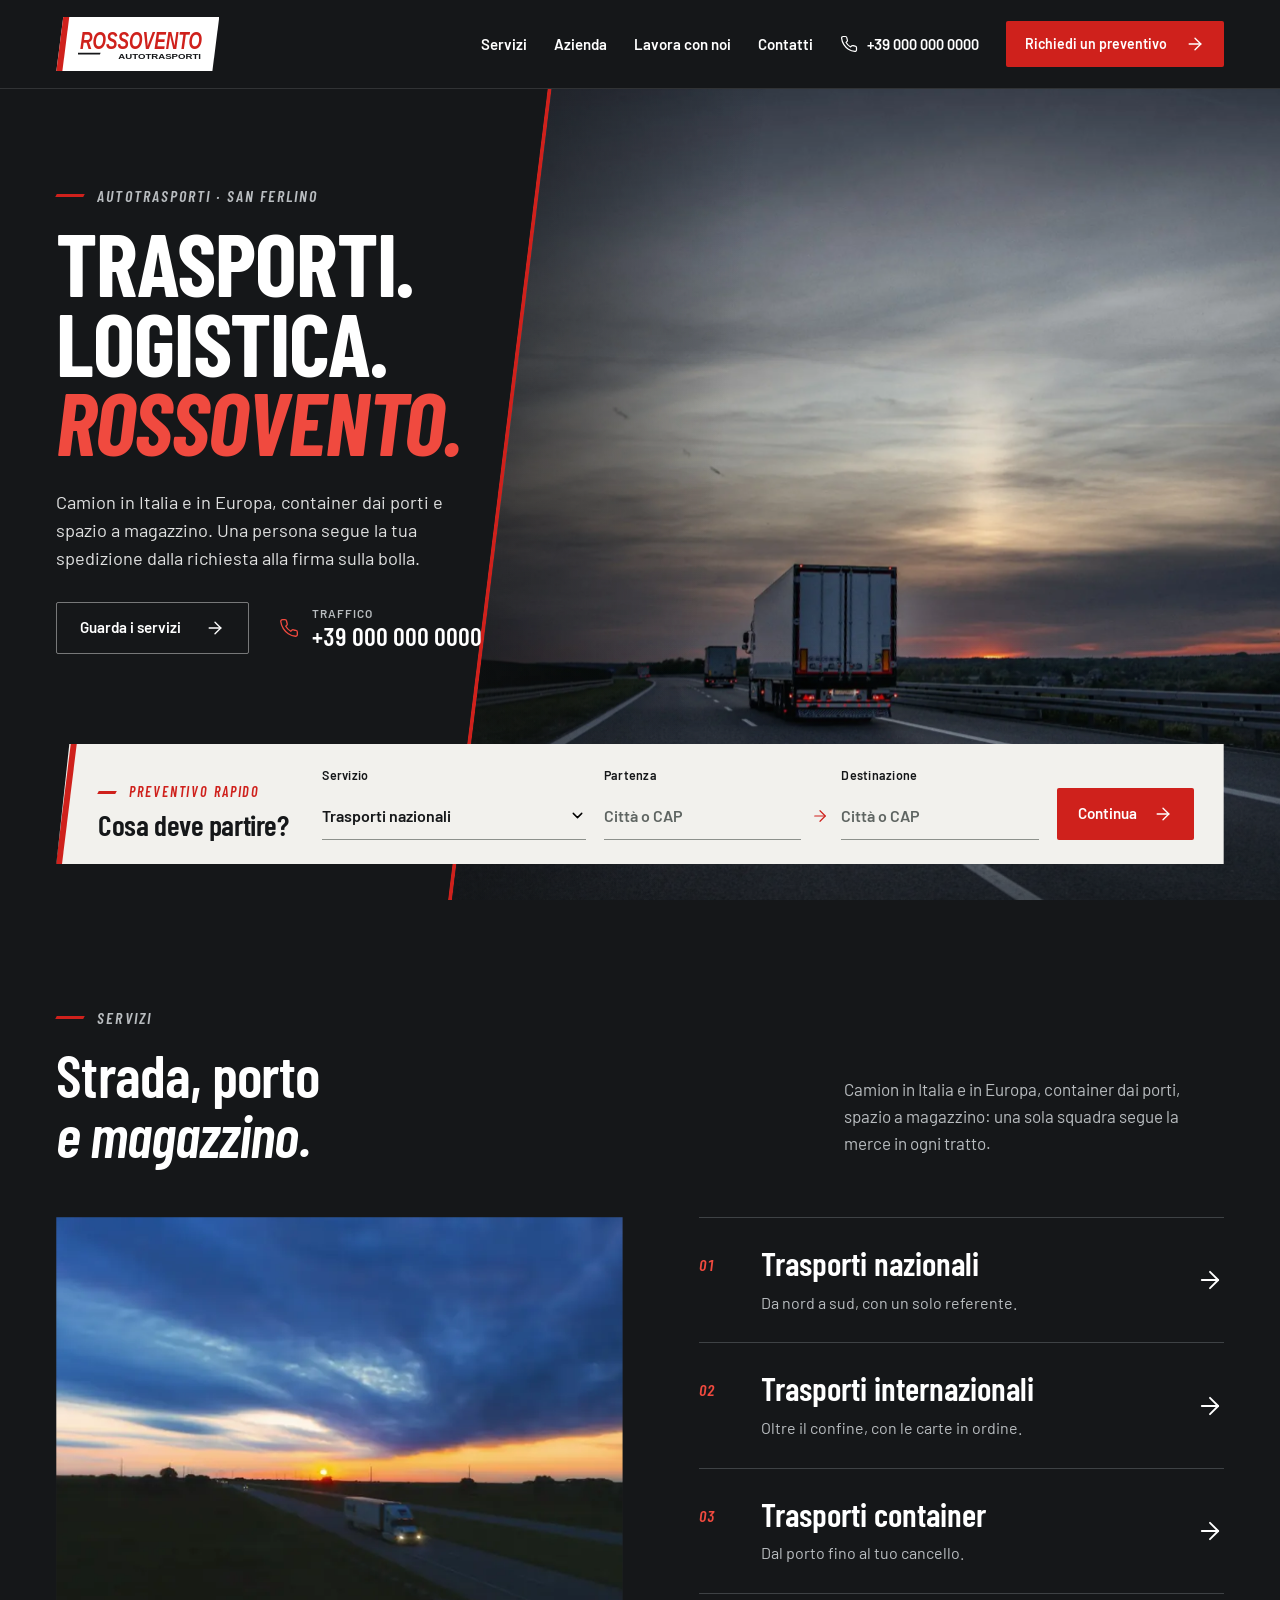
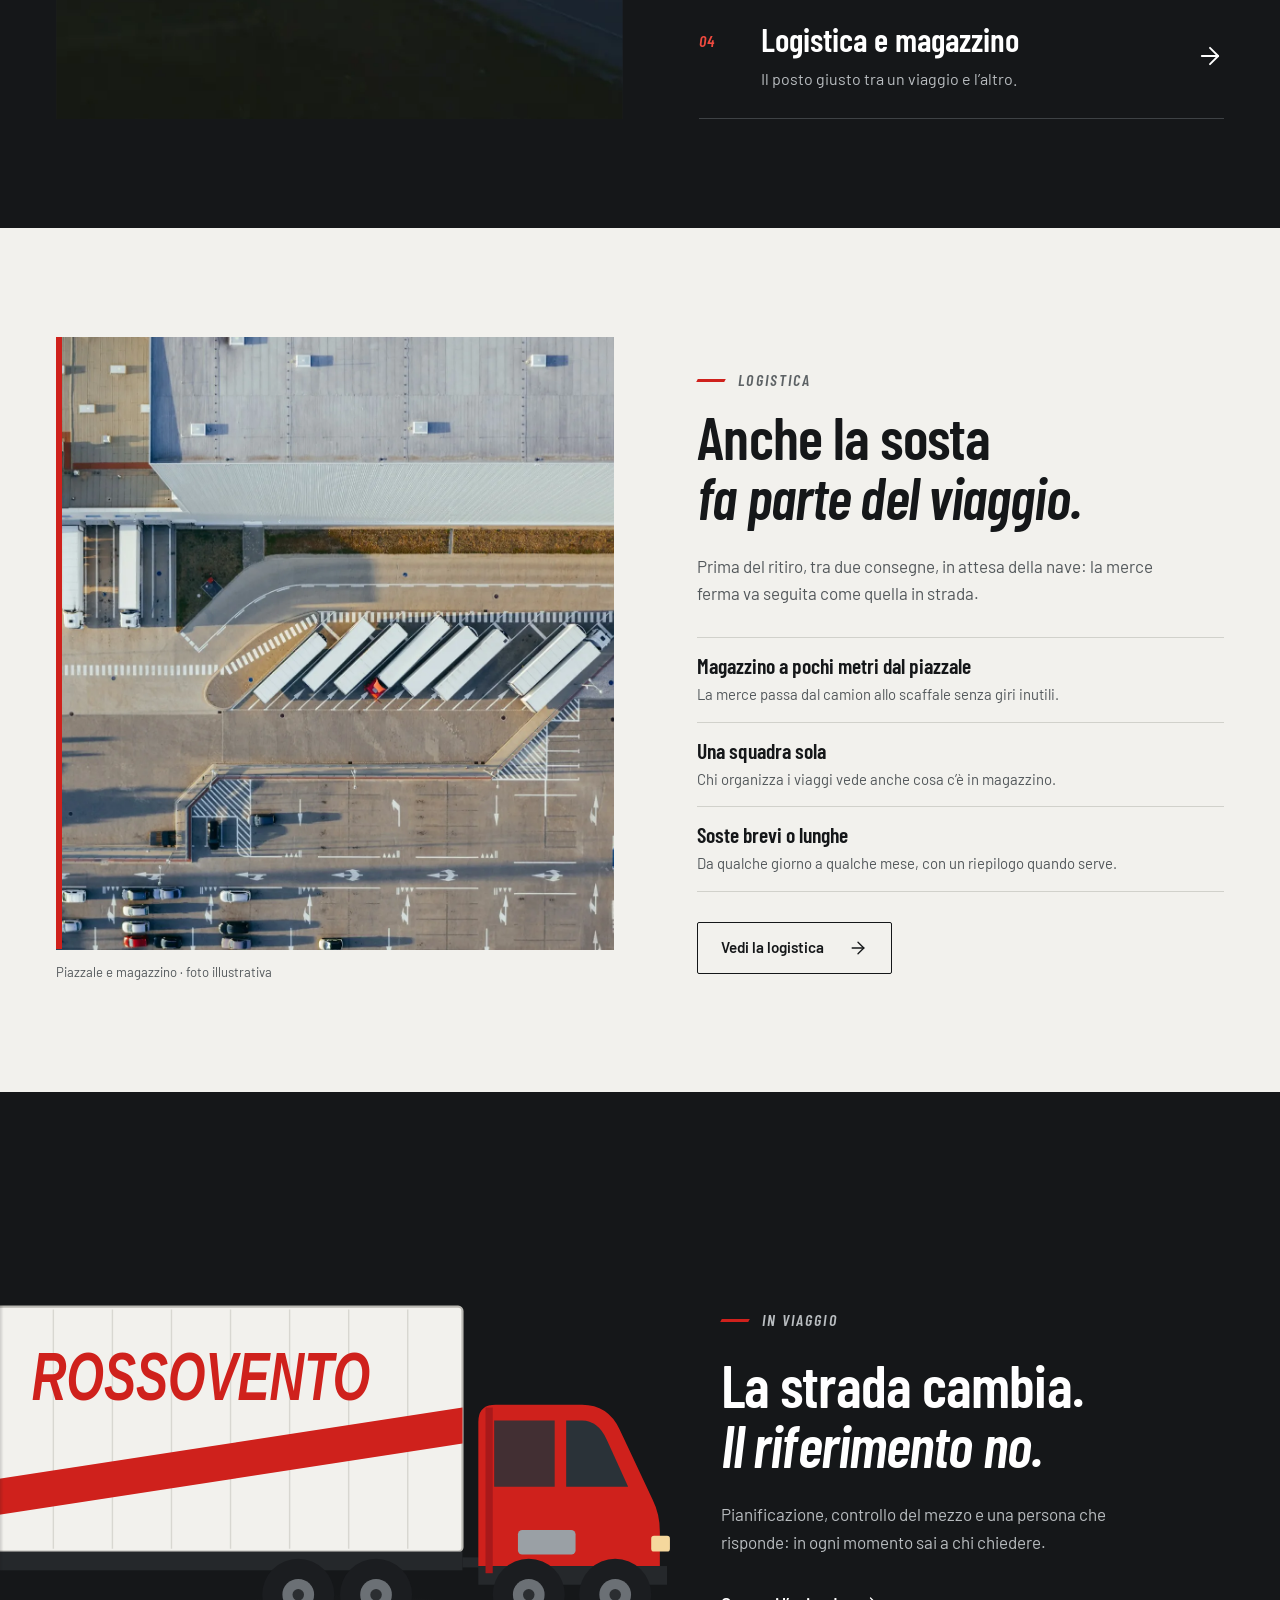
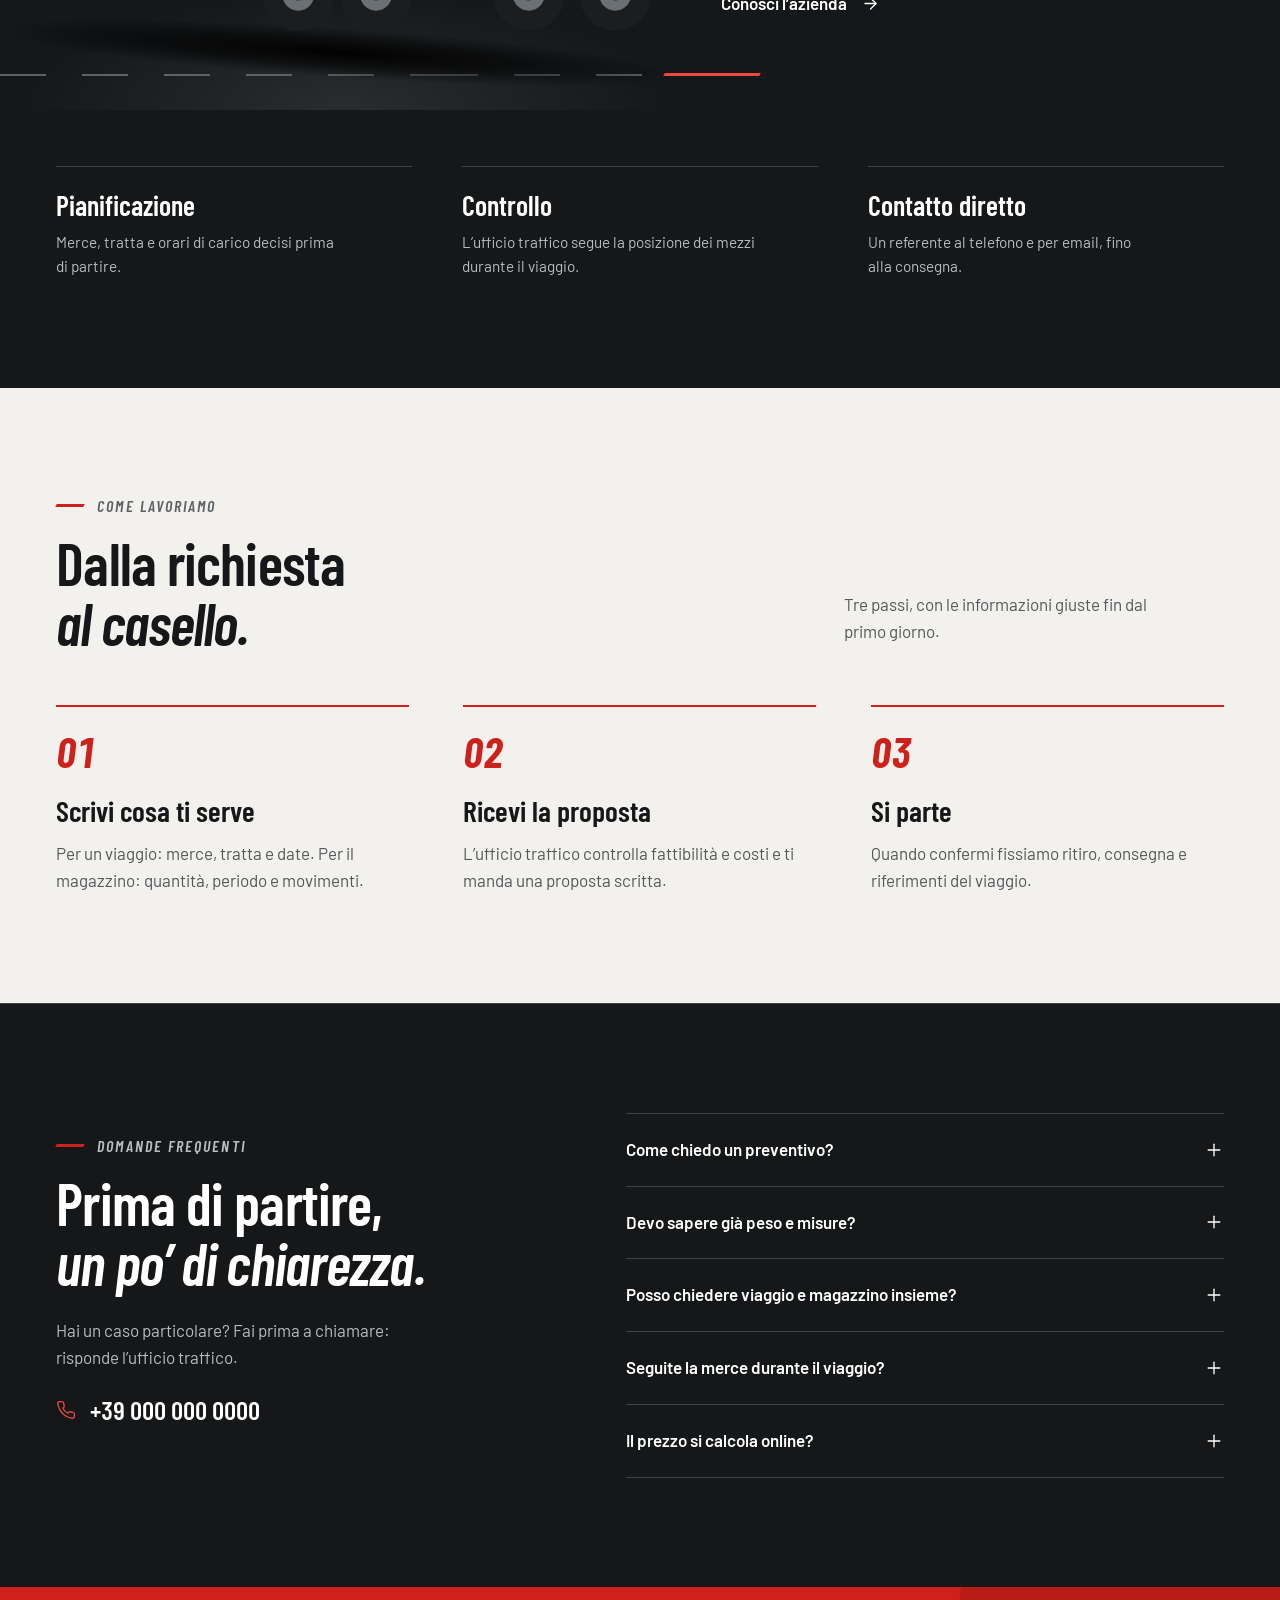
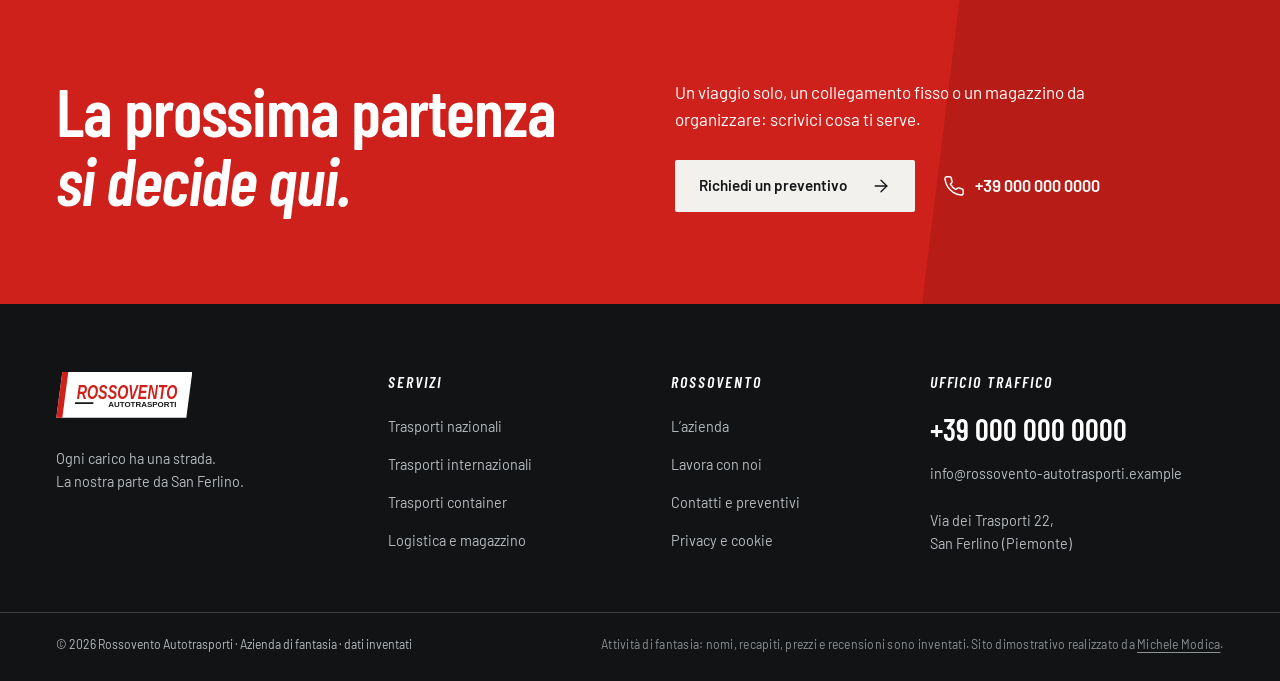
<file: index.html>
<!doctype html>
<html lang="it"><head><meta charset="utf-8"><meta name="viewport" content="width=device-width, initial-scale=1, viewport-fit=cover">
<title>Rossovento Autotrasporti | Trasporti e logistica da San Ferlino</title><meta name="description" content="Trasporti nazionali e internazionali, container, logistica e magazzino. Sito dimostrativo di un’azienda di fantasia."><meta name="robots" content="noindex, nofollow"><meta name="theme-color" content="#151719">
<link rel="canonical" href="https://gxmich.github.io/rossovento-autotrasporti-demo/"><link rel="icon" href="assets/favicon.svg" type="image/svg+xml">
<meta property="og:type" content="website"><meta property="og:locale" content="it_IT"><meta property="og:site_name" content="Rossovento Autotrasporti (demo)"><meta property="og:title" content="Rossovento Autotrasporti | Trasporti e logistica da San Ferlino"><meta property="og:description" content="Trasporti nazionali e internazionali, container, logistica e magazzino. Sito dimostrativo di un’azienda di fantasia."><meta property="og:image" content="https://gxmich.github.io/rossovento-autotrasporti-demo/assets/og.jpg?v=f9fad541"><meta property="og:image:width" content="1200"><meta property="og:image:height" content="630"><meta property="og:image:alt" content="Rossovento Autotrasporti, sito dimostrativo di un’azienda di fantasia"><meta property="og:url" content="https://gxmich.github.io/rossovento-autotrasporti-demo/"><meta name="twitter:card" content="summary_large_image">
<link rel="preload" href="assets/fonts/barlow-condensed-700.woff2" as="font" type="font/woff2" crossorigin><link rel="preload" href="assets/fonts/barlow-condensed-700-italic.woff2" as="font" type="font/woff2" crossorigin><link rel="stylesheet" href="assets/fonts/fonts.css"><link rel="stylesheet" href="assets/site.css?v=255d3bf289">
<script type="application/ld+json">[{"@context": "https://schema.org", "@type": "Organization", "@id": "https://gxmich.github.io/rossovento-autotrasporti-demo/#organization", "name": "Rossovento Autotrasporti (azienda di fantasia)", "description": "Sito dimostrativo: azienda e dati inventati.", "url": "https://gxmich.github.io/rossovento-autotrasporti-demo/"}]</script><script src="assets/site.js?v=7d471726a3" defer></script></head>
<body class="home-page"><a class="skip" href="#contenuto">Vai al contenuto</a>
<header class="header" data-header><div class="header-inner wrap">
  <a class="logo" href="index.html" aria-label="Rossovento Autotrasporti, home"><img src="img/logo.svg" width="250" height="81" alt="Rossovento Autotrasporti"></a>
  <nav class="desktop-nav" aria-label="Navigazione principale"><a href="servizi.html">Servizi</a><a href="azienda.html">Azienda</a><a href="lavora-con-noi.html">Lavora con noi</a><a href="contatti.html">Contatti</a></nav>
  <a class="header-phone" href="tel:+390000000000" aria-label="Chiama l’ufficio traffico: +39 000 000 0000"><svg aria-hidden="true" focusable="false" class="icon icon-phone" xmlns="http://www.w3.org/2000/svg" width="24" height="24" viewBox="0 0 24 24" fill="none" stroke="currentColor" stroke-width="2" stroke-linecap="round" stroke-linejoin="round" > <path d="M22 16.92v3a2 2 0 0 1-2.18 2 19.79 19.79 0 0 1-8.63-3.07 19.5 19.5 0 0 1-6-6 19.79 19.79 0 0 1-3.07-8.67A2 2 0 0 1 4.11 2h3a2 2 0 0 1 2 1.72 12.84 12.84 0 0 0 .7 2.81 2 2 0 0 1-.45 2.11L8.09 9.91a16 16 0 0 0 6 6l1.27-1.27a2 2 0 0 1 2.11-.45 12.84 12.84 0 0 0 2.81.7A2 2 0 0 1 22 16.92z" /> </svg><span>+39 000 000 0000</span></a>
  <a class="btn btn-primary header-quote" href="contatti.html#richiesta"><span>Richiedi un preventivo</span><svg aria-hidden="true" focusable="false" class="icon icon-arrow-right" xmlns="http://www.w3.org/2000/svg" width="24" height="24" viewBox="0 0 24 24" fill="none" stroke="currentColor" stroke-width="2" stroke-linecap="round" stroke-linejoin="round" > <path d="M5 12h14" /> <path d="m12 5 7 7-7 7" /> </svg></a>
  <button class="menu-toggle" type="button" aria-expanded="false" aria-controls="menu-mobile" aria-label="Apri il menu" data-menu-toggle><span></span><span></span></button>
</div></header><noscript><nav class="fallback-nav" aria-label="Navigazione senza JavaScript"><a href="servizi.html">Servizi</a><a href="azienda.html">Azienda</a><a href="contatti.html">Contatti</a><a href="lavora-con-noi.html">Lavora con noi</a></nav></noscript>
<div class="mobile-menu" id="menu-mobile" hidden inert data-menu aria-label="Menu di navigazione">
  <nav aria-label="Navigazione mobile"><a href="index.html">Home</a><a href="servizi.html">Servizi</a><a href="azienda.html">Azienda</a><a href="lavora-con-noi.html">Lavora con noi</a><a href="contatti.html">Contatti</a></nav>
  <div class="menu-contact"><p>Ufficio traffico</p><a href="tel:+390000000000">+39 000 000 0000</a><a href="mailto:info@rossovento-autotrasporti.example">info@rossovento-autotrasporti.example</a></div>
  <a class="btn btn-primary menu-quote" href="contatti.html#richiesta"><span>Richiedi un preventivo</span><svg aria-hidden="true" focusable="false" class="icon icon-arrow-right" xmlns="http://www.w3.org/2000/svg" width="24" height="24" viewBox="0 0 24 24" fill="none" stroke="currentColor" stroke-width="2" stroke-linecap="round" stroke-linejoin="round" > <path d="M5 12h14" /> <path d="m12 5 7 7-7 7" /> </svg></a>
</div><main id="contenuto" tabindex="-1"><section class="hero" aria-labelledby="hero-title"><div class="hero-photo"><div class="hero-frame"><img src="img/camion-strada.webp" srcset="img/camion-strada-900.webp 900w, img/camion-strada.webp 2000w" sizes="(max-width: 760px) 130vw, (max-width: 1000px) 110vw, 1400px" width="2000" height="1333" alt="Camion in autostrada verso un tramonto rosso" fetchpriority="high" decoding="async"></div></div><div class="wrap hero-content"><div class="hero-copy"><p class="kicker">Autotrasporti · San Ferlino</p><h1 id="hero-title"><span>Trasporti.</span><span>Logistica.</span><span class="brand-word">Rossovento.</span></h1><p class="hero-lead">Camion in Italia e in Europa, container dai porti e spazio a magazzino. Una persona segue la tua spedizione dalla richiesta alla firma sulla bolla.</p><div class="button-row hero-actions"><a class="btn btn-ghost" href="#servizi"><span>Guarda i servizi</span><svg aria-hidden="true" focusable="false" class="icon icon-arrow-right" xmlns="http://www.w3.org/2000/svg" width="24" height="24" viewBox="0 0 24 24" fill="none" stroke="currentColor" stroke-width="2" stroke-linecap="round" stroke-linejoin="round" > <path d="M5 12h14" /> <path d="m12 5 7 7-7 7" /> </svg></a><a class="hero-phone" href="tel:+390000000000" aria-label="Chiama l’ufficio traffico: +39 000 000 0000"><svg aria-hidden="true" focusable="false" class="icon icon-phone" xmlns="http://www.w3.org/2000/svg" width="24" height="24" viewBox="0 0 24 24" fill="none" stroke="currentColor" stroke-width="2" stroke-linecap="round" stroke-linejoin="round" > <path d="M22 16.92v3a2 2 0 0 1-2.18 2 19.79 19.79 0 0 1-8.63-3.07 19.5 19.5 0 0 1-6-6 19.79 19.79 0 0 1-3.07-8.67A2 2 0 0 1 4.11 2h3a2 2 0 0 1 2 1.72 12.84 12.84 0 0 0 .7 2.81 2 2 0 0 1-.45 2.11L8.09 9.91a16 16 0 0 0 6 6l1.27-1.27a2 2 0 0 1 2.11-.45 12.84 12.84 0 0 0 2.81.7A2 2 0 0 1 22 16.92z" /> </svg><span><small>Traffico</small>+39 000 000 0000</span></a></div></div></div><div class="wrap hero-quick-wrap"><div class="hero-quick"><div class="quick-head"><p class="kicker">Preventivo rapido</p><h2 id="quick-title">Cosa deve partire?</h2></div><form class="quick-form" action="contatti.html#dettagli" method="get" aria-labelledby="quick-title" data-quick-form><label for="quick-service">Servizio<select id="quick-service" name="servizio"><option value="Nazionali">Trasporti nazionali</option><option value="Internazionali">Trasporti internazionali</option><option value="Container">Trasporti container</option><option value="Logistica">Logistica e magazzino</option></select></label><div class="quick-route"><label for="quick-from">Partenza<input id="quick-from" name="da" placeholder="Città o CAP" maxlength="120" autocomplete="off"></label><span class="quick-arrow" aria-hidden="true"><svg aria-hidden="true" focusable="false" class="icon icon-arrow-right" xmlns="http://www.w3.org/2000/svg" width="24" height="24" viewBox="0 0 24 24" fill="none" stroke="currentColor" stroke-width="2" stroke-linecap="round" stroke-linejoin="round" > <path d="M5 12h14" /> <path d="m12 5 7 7-7 7" /> </svg></span><label for="quick-to">Destinazione<input id="quick-to" name="a" placeholder="Città o CAP" maxlength="120" autocomplete="off"></label></div><p class="quick-logistics" hidden>Nel passo successivo descrivi merce, quantità e periodo.</p><button type="submit" class="btn btn-primary"><span>Continua</span><svg aria-hidden="true" focusable="false" class="icon icon-arrow-right" xmlns="http://www.w3.org/2000/svg" width="24" height="24" viewBox="0 0 24 24" fill="none" stroke="currentColor" stroke-width="2" stroke-linecap="round" stroke-linejoin="round" > <path d="M5 12h14" /> <path d="m12 5 7 7-7 7" /> </svg></button></form></div></div></section>
<section class="services section" id="servizi"><div class="wrap"><div class="section-heading"><div><p class="kicker">Servizi</p><h2>Strada, porto<br><em>e magazzino.</em></h2></div><p>Camion in Italia e in Europa, container dai porti, spazio a magazzino: una sola squadra segue la merce in ogni tratto.</p></div><div class="service-showcase"><figure class="service-figure" data-reveal><img class="service-feature" src="img/tramonto.webp" srcset="img/tramonto-900.webp 900w, img/tramonto.webp 2000w" sizes="(max-width: 760px) 125vw, 900px" width="2000" height="1320" alt="Strada che corre verso il tramonto" loading="lazy" decoding="async"></figure><div class="service-rows"><a class="service-row" href="servizio-nazionali.html" data-service-image="img/camion-nuvole.webp" data-service-alt="Autoarticolato in bianco e nero su una strada ai piedi delle montagne" data-service-position="35% 60%"><span class="service-index" aria-hidden="true">01</span><div><h3>Trasporti nazionali</h3><p>Da nord a sud, con un solo referente.</p></div><svg aria-hidden="true" focusable="false" class="icon icon-arrow-right" xmlns="http://www.w3.org/2000/svg" width="24" height="24" viewBox="0 0 24 24" fill="none" stroke="currentColor" stroke-width="2" stroke-linecap="round" stroke-linejoin="round" > <path d="M5 12h14" /> <path d="m12 5 7 7-7 7" /> </svg></a><a class="service-row" href="servizio-internazionali.html" data-service-image="img/galleria.webp" data-service-alt="Mezzi pesanti in viaggio in una galleria autostradale" data-service-position=""><span class="service-index" aria-hidden="true">02</span><div><h3>Trasporti internazionali</h3><p>Oltre il confine, con le carte in ordine.</p></div><svg aria-hidden="true" focusable="false" class="icon icon-arrow-right" xmlns="http://www.w3.org/2000/svg" width="24" height="24" viewBox="0 0 24 24" fill="none" stroke="currentColor" stroke-width="2" stroke-linecap="round" stroke-linejoin="round" > <path d="M5 12h14" /> <path d="m12 5 7 7-7 7" /> </svg></a><a class="service-row" href="servizio-container.html" data-service-image="img/container-nave.webp" data-service-alt="Nave portacontainer in mare sotto un cielo rosa al tramonto" data-service-position=""><span class="service-index" aria-hidden="true">03</span><div><h3>Trasporti container</h3><p>Dal porto fino al tuo cancello.</p></div><svg aria-hidden="true" focusable="false" class="icon icon-arrow-right" xmlns="http://www.w3.org/2000/svg" width="24" height="24" viewBox="0 0 24 24" fill="none" stroke="currentColor" stroke-width="2" stroke-linecap="round" stroke-linejoin="round" > <path d="M5 12h14" /> <path d="m12 5 7 7-7 7" /> </svg></a><a class="service-row" href="servizio-logistica.html" data-service-image="img/logistica-aerea.webp" data-service-alt="Vista dall’alto di un piazzale con camion e auto parcheggiati" data-service-position=""><span class="service-index" aria-hidden="true">04</span><div><h3>Logistica e magazzino</h3><p>Il posto giusto tra un viaggio e l’altro.</p></div><svg aria-hidden="true" focusable="false" class="icon icon-arrow-right" xmlns="http://www.w3.org/2000/svg" width="24" height="24" viewBox="0 0 24 24" fill="none" stroke="currentColor" stroke-width="2" stroke-linecap="round" stroke-linejoin="round" > <path d="M5 12h14" /> <path d="m12 5 7 7-7 7" /> </svg></a></div></div></div></section>
<section class="logistics section"><div class="wrap logistics-grid"><figure class="logistics-figure" data-reveal><img src="img/logistica-aerea.webp" srcset="img/logistica-aerea-900.webp 900w, img/logistica-aerea.webp 2000w" sizes="(max-width: 760px) 135vw, 1300px" width="2000" height="1332" alt="Vista dall’alto di un piazzale con camion e auto parcheggiati" loading="lazy" decoding="async"><figcaption>Piazzale e magazzino · foto illustrativa</figcaption></figure><div class="logistics-copy"><p class="kicker">Logistica</p><h2>Anche la sosta<br><em>fa parte del viaggio.</em></h2><p>Prima del ritiro, tra due consegne, in attesa della nave: la merce ferma va seguita come quella in strada.</p><ul class="fact-list"><li><strong>Magazzino a pochi metri dal piazzale</strong><span>La merce passa dal camion allo scaffale senza giri inutili.</span></li><li><strong>Una squadra sola</strong><span>Chi organizza i viaggi vede anche cosa c’è in magazzino.</span></li><li><strong>Soste brevi o lunghe</strong><span>Da qualche giorno a qualche mese, con un riepilogo quando serve.</span></li></ul><a class="btn btn-outline" href="servizio-logistica.html"><span>Vedi la logistica</span><svg aria-hidden="true" focusable="false" class="icon icon-arrow-right" xmlns="http://www.w3.org/2000/svg" width="24" height="24" viewBox="0 0 24 24" fill="none" stroke="currentColor" stroke-width="2" stroke-linecap="round" stroke-linejoin="round" > <path d="M5 12h14" /> <path d="m12 5 7 7-7 7" /> </svg></a></div></div></section>
<section class="control-section section" data-truck-section><div class="wrap control-layout"><div class="control-copy"><p class="kicker">In viaggio</p><h2>La strada cambia.<br><em>Il riferimento no.</em></h2><p>Pianificazione, controllo del mezzo e una persona che risponde: in ogni momento sai a chi chiedere.</p><a class="text-link" href="azienda.html">Conosci l’azienda <svg aria-hidden="true" focusable="false" class="icon icon-arrow-right" xmlns="http://www.w3.org/2000/svg" width="24" height="24" viewBox="0 0 24 24" fill="none" stroke="currentColor" stroke-width="2" stroke-linecap="round" stroke-linejoin="round" > <path d="M5 12h14" /> <path d="m12 5 7 7-7 7" /> </svg></a></div><div class="truck-stage"><div class="truck" data-truck><img src="img/camion-sagoma.svg" width="970" height="681" loading="lazy" decoding="async" alt="Illustrazione di un autoarticolato rosso e bianco"></div><div class="road-line" aria-hidden="true"></div></div></div><div class="wrap control-facts"><div><h3>Pianificazione</h3><p>Merce, tratta e orari di carico decisi prima di partire.</p></div><div><h3>Controllo</h3><p>L’ufficio traffico segue la posizione dei mezzi durante il viaggio.</p></div><div><h3>Contatto diretto</h3><p>Un referente al telefono e per email, fino alla consegna.</p></div></div></section>
<section class="process section"><div class="wrap"><div class="section-heading"><div><p class="kicker">Come lavoriamo</p><h2>Dalla richiesta<br><em>al casello.</em></h2></div><p>Tre passi, con le informazioni giuste fin dal primo giorno.</p></div><ol class="process-list"><li><span class="step-number">01</span><h3>Scrivi cosa ti serve</h3><p>Per un viaggio: merce, tratta e date. Per il magazzino: quantità, periodo e movimenti.</p></li><li><span class="step-number">02</span><h3>Ricevi la proposta</h3><p>L’ufficio traffico controlla fattibilità e costi e ti manda una proposta scritta.</p></li><li><span class="step-number">03</span><h3>Si parte</h3><p>Quando confermi fissiamo ritiro, consegna e riferimenti del viaggio.</p></li></ol></div></section>
<section class="faq section"><div class="wrap faq-grid"><div><p class="kicker">Domande frequenti</p><h2>Prima di partire,<br><em>un po’ di chiarezza.</em></h2><p>Hai un caso particolare? Fai prima a chiamare: risponde l’ufficio traffico.</p><a class="text-link" href="tel:+390000000000"><svg aria-hidden="true" focusable="false" class="icon icon-phone" xmlns="http://www.w3.org/2000/svg" width="24" height="24" viewBox="0 0 24 24" fill="none" stroke="currentColor" stroke-width="2" stroke-linecap="round" stroke-linejoin="round" > <path d="M22 16.92v3a2 2 0 0 1-2.18 2 19.79 19.79 0 0 1-8.63-3.07 19.5 19.5 0 0 1-6-6 19.79 19.79 0 0 1-3.07-8.67A2 2 0 0 1 4.11 2h3a2 2 0 0 1 2 1.72 12.84 12.84 0 0 0 .7 2.81 2 2 0 0 1-.45 2.11L8.09 9.91a16 16 0 0 0 6 6l1.27-1.27a2 2 0 0 1 2.11-.45 12.84 12.84 0 0 0 2.81.7A2 2 0 0 1 22 16.92z" /> </svg>+39 000 000 0000</a></div><div class="faq-list"><details class="faq-item"><summary>Come chiedo un preventivo?<svg aria-hidden="true" focusable="false" class="icon icon-plus" xmlns="http://www.w3.org/2000/svg" width="24" height="24" viewBox="0 0 24 24" fill="none" stroke="currentColor" stroke-width="2" stroke-linecap="round" stroke-linejoin="round" > <path d="M5 12h14" /> <path d="M12 5v14" /> </svg></summary><div class="faq-answer"><p>Scegli il servizio e scrivi tratta, merce e date: il modulo raccoglie quello che serve. Se preferisci, chiama il +39&nbsp;000&nbsp;000&nbsp;0000.</p></div></details><details class="faq-item"><summary>Devo sapere già peso e misure?<svg aria-hidden="true" focusable="false" class="icon icon-plus" xmlns="http://www.w3.org/2000/svg" width="24" height="24" viewBox="0 0 24 24" fill="none" stroke="currentColor" stroke-width="2" stroke-linecap="round" stroke-linejoin="round" > <path d="M5 12h14" /> <path d="M12 5v14" /> </svg></summary><div class="faq-answer"><p>No. Scrivi quello che sai e segnala cosa manca. Più dati ci dai, più la proposta sarà precisa.</p></div></details><details class="faq-item"><summary>Posso chiedere viaggio e magazzino insieme?<svg aria-hidden="true" focusable="false" class="icon icon-plus" xmlns="http://www.w3.org/2000/svg" width="24" height="24" viewBox="0 0 24 24" fill="none" stroke="currentColor" stroke-width="2" stroke-linecap="round" stroke-linejoin="round" > <path d="M5 12h14" /> <path d="M12 5v14" /> </svg></summary><div class="faq-answer"><p>Sì. Descrivi tutte e due le esigenze nella stessa richiesta: le organizziamo insieme.</p></div></details><details class="faq-item"><summary>Seguite la merce durante il viaggio?<svg aria-hidden="true" focusable="false" class="icon icon-plus" xmlns="http://www.w3.org/2000/svg" width="24" height="24" viewBox="0 0 24 24" fill="none" stroke="currentColor" stroke-width="2" stroke-linecap="round" stroke-linejoin="round" > <path d="M5 12h14" /> <path d="M12 5v14" /> </svg></summary><div class="faq-answer"><p>Sì. L’ufficio traffico controlla i mezzi e il tuo referente risponde fino alla consegna.</p></div></details><details class="faq-item"><summary>Il prezzo si calcola online?<svg aria-hidden="true" focusable="false" class="icon icon-plus" xmlns="http://www.w3.org/2000/svg" width="24" height="24" viewBox="0 0 24 24" fill="none" stroke="currentColor" stroke-width="2" stroke-linecap="round" stroke-linejoin="round" > <path d="M5 12h14" /> <path d="M12 5v14" /> </svg></summary><div class="faq-answer"><p>No. Ogni proposta dipende da merce, tratta e condizioni di carico, e la prepara l’ufficio traffico.</p></div></details></div></div></section>
<section class="contact-band"><div class="wrap contact-band-inner"><h2>La prossima partenza<br><em>si decide qui.</em></h2><div><p>Un viaggio solo, un collegamento fisso o un magazzino da organizzare: scrivici cosa ti serve.</p><div class="button-row"><a class="btn btn-light" href="contatti.html#richiesta"><span>Richiedi un preventivo</span><svg aria-hidden="true" focusable="false" class="icon icon-arrow-right" xmlns="http://www.w3.org/2000/svg" width="24" height="24" viewBox="0 0 24 24" fill="none" stroke="currentColor" stroke-width="2" stroke-linecap="round" stroke-linejoin="round" > <path d="M5 12h14" /> <path d="m12 5 7 7-7 7" /> </svg></a><a class="band-phone" href="tel:+390000000000"><svg aria-hidden="true" focusable="false" class="icon icon-phone" xmlns="http://www.w3.org/2000/svg" width="24" height="24" viewBox="0 0 24 24" fill="none" stroke="currentColor" stroke-width="2" stroke-linecap="round" stroke-linejoin="round" > <path d="M22 16.92v3a2 2 0 0 1-2.18 2 19.79 19.79 0 0 1-8.63-3.07 19.5 19.5 0 0 1-6-6 19.79 19.79 0 0 1-3.07-8.67A2 2 0 0 1 4.11 2h3a2 2 0 0 1 2 1.72 12.84 12.84 0 0 0 .7 2.81 2 2 0 0 1-.45 2.11L8.09 9.91a16 16 0 0 0 6 6l1.27-1.27a2 2 0 0 1 2.11-.45 12.84 12.84 0 0 0 2.81.7A2 2 0 0 1 22 16.92z" /> </svg>+39 000 000 0000</a></div></div></div></section></main><footer class="footer"><div class="wrap footer-top">
  <div class="footer-brand"><a class="logo" href="index.html"><img src="img/logo.svg" width="250" height="81" alt="Rossovento Autotrasporti, home"></a><p>Ogni carico ha una strada.<br>La nostra parte da San Ferlino.</p></div>
  <div><h2>Servizi</h2><ul><li><a href="servizio-nazionali.html">Trasporti nazionali</a></li><li><a href="servizio-internazionali.html">Trasporti internazionali</a></li><li><a href="servizio-container.html">Trasporti container</a></li><li><a href="servizio-logistica.html">Logistica e magazzino</a></li></ul></div>
  <div><h2>Rossovento</h2><ul><li><a href="azienda.html">L’azienda</a></li><li><a href="lavora-con-noi.html">Lavora con noi</a></li><li><a href="contatti.html">Contatti e preventivi</a></li><li><a href="privacy.html">Privacy e cookie</a></li></ul></div>
  <div class="footer-contact"><h2>Ufficio traffico</h2><a class="footer-tel" href="tel:+390000000000">+39 000 000 0000</a><a href="mailto:info@rossovento-autotrasporti.example">info@rossovento-autotrasporti.example</a><p>Via dei Trasporti&nbsp;22, San&nbsp;Ferlino (Piemonte)</p></div>
</div><div class="wrap footer-bottom"><p>© <span data-year>2026</span> Rossovento Autotrasporti&nbsp;· Azienda di fantasia&nbsp;· dati inventati</p><p class="footer-preview">Attività di fantasia: nomi, recapiti, prezzi e recensioni sono inventati. Sito dimostrativo realizzato da <a href="https://www.modicamichele.it">Michele Modica</a>.</p></div></footer>
<nav class="mobile-actions" aria-label="Azioni rapide"><a href="tel:+390000000000"><svg aria-hidden="true" focusable="false" class="icon icon-phone" xmlns="http://www.w3.org/2000/svg" width="24" height="24" viewBox="0 0 24 24" fill="none" stroke="currentColor" stroke-width="2" stroke-linecap="round" stroke-linejoin="round" > <path d="M22 16.92v3a2 2 0 0 1-2.18 2 19.79 19.79 0 0 1-8.63-3.07 19.5 19.5 0 0 1-6-6 19.79 19.79 0 0 1-3.07-8.67A2 2 0 0 1 4.11 2h3a2 2 0 0 1 2 1.72 12.84 12.84 0 0 0 .7 2.81 2 2 0 0 1-.45 2.11L8.09 9.91a16 16 0 0 0 6 6l1.27-1.27a2 2 0 0 1 2.11-.45 12.84 12.84 0 0 0 2.81.7A2 2 0 0 1 22 16.92z" /> </svg>Chiama il traffico</a><a href="contatti.html#richiesta">Preventivo <svg aria-hidden="true" focusable="false" class="icon icon-arrow-right" xmlns="http://www.w3.org/2000/svg" width="24" height="24" viewBox="0 0 24 24" fill="none" stroke="currentColor" stroke-width="2" stroke-linecap="round" stroke-linejoin="round" > <path d="M5 12h14" /> <path d="m12 5 7 7-7 7" /> </svg></a></nav></body></html>
</file>
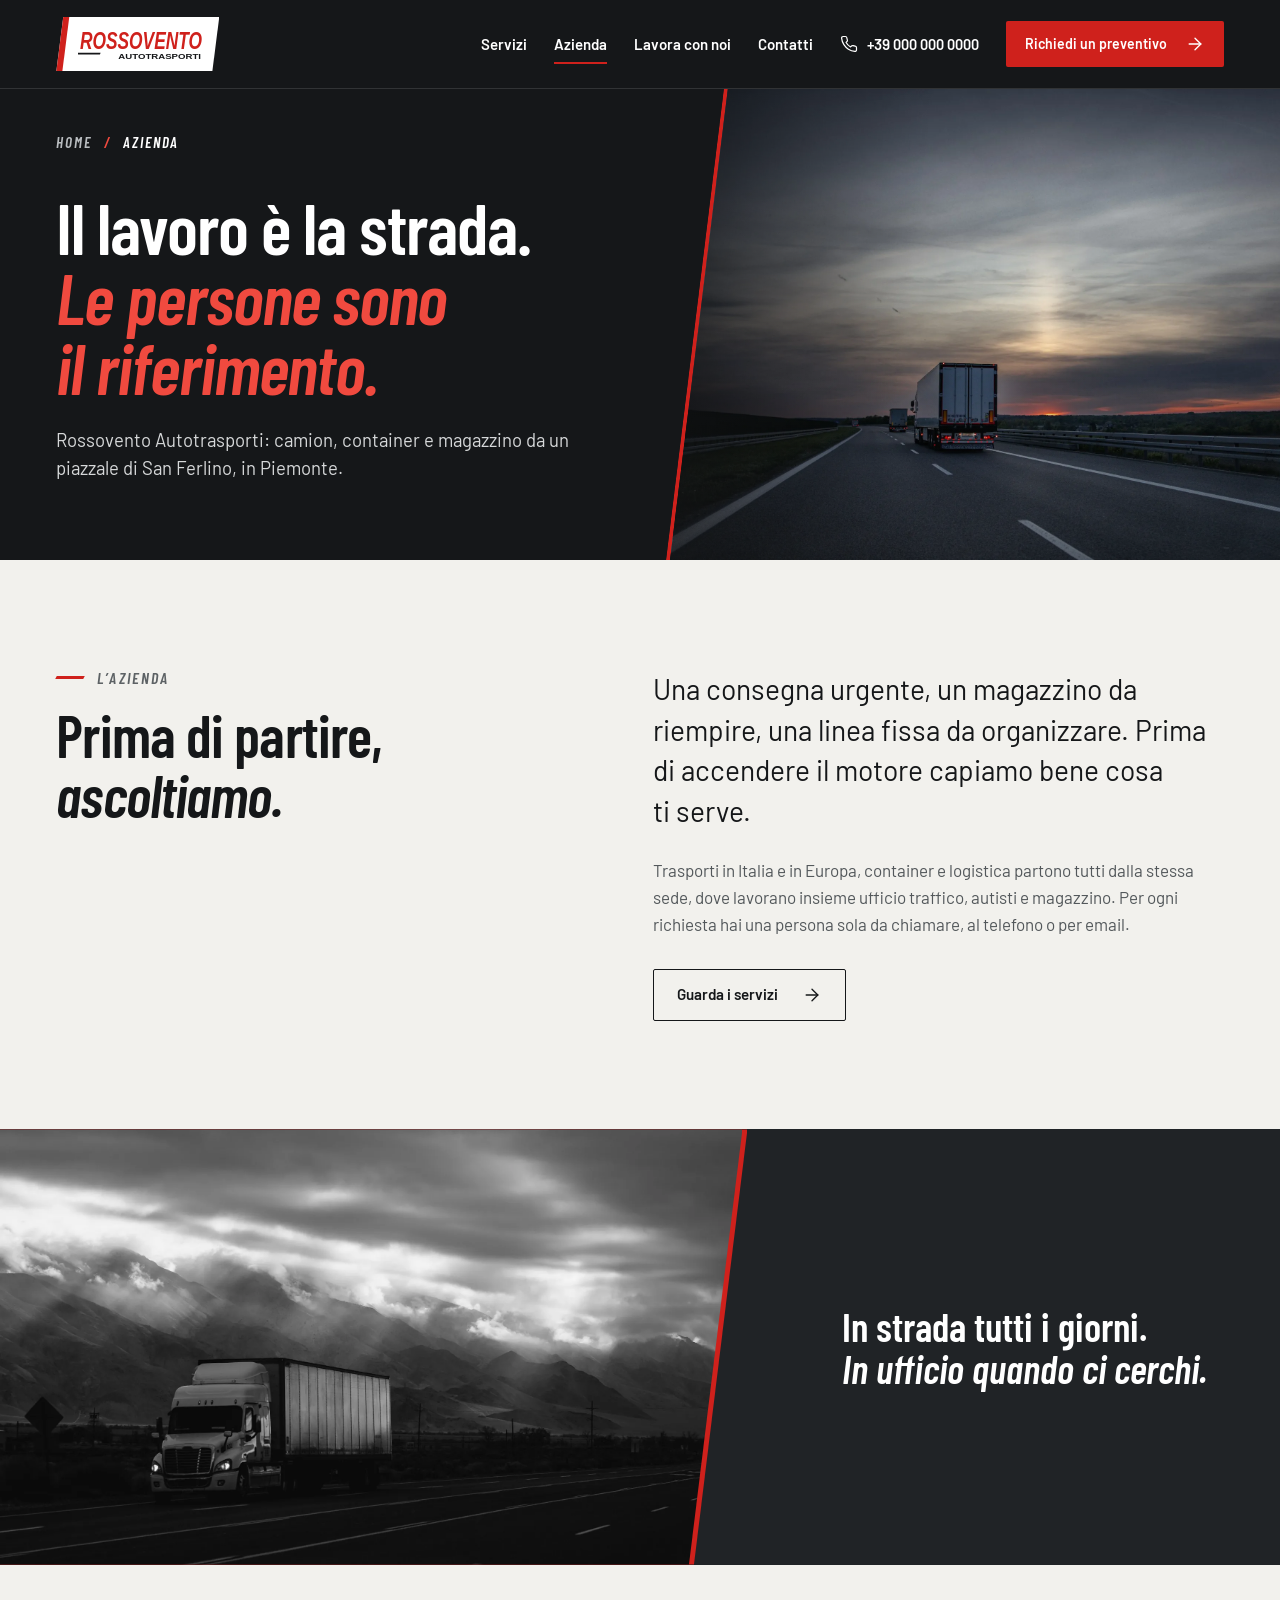
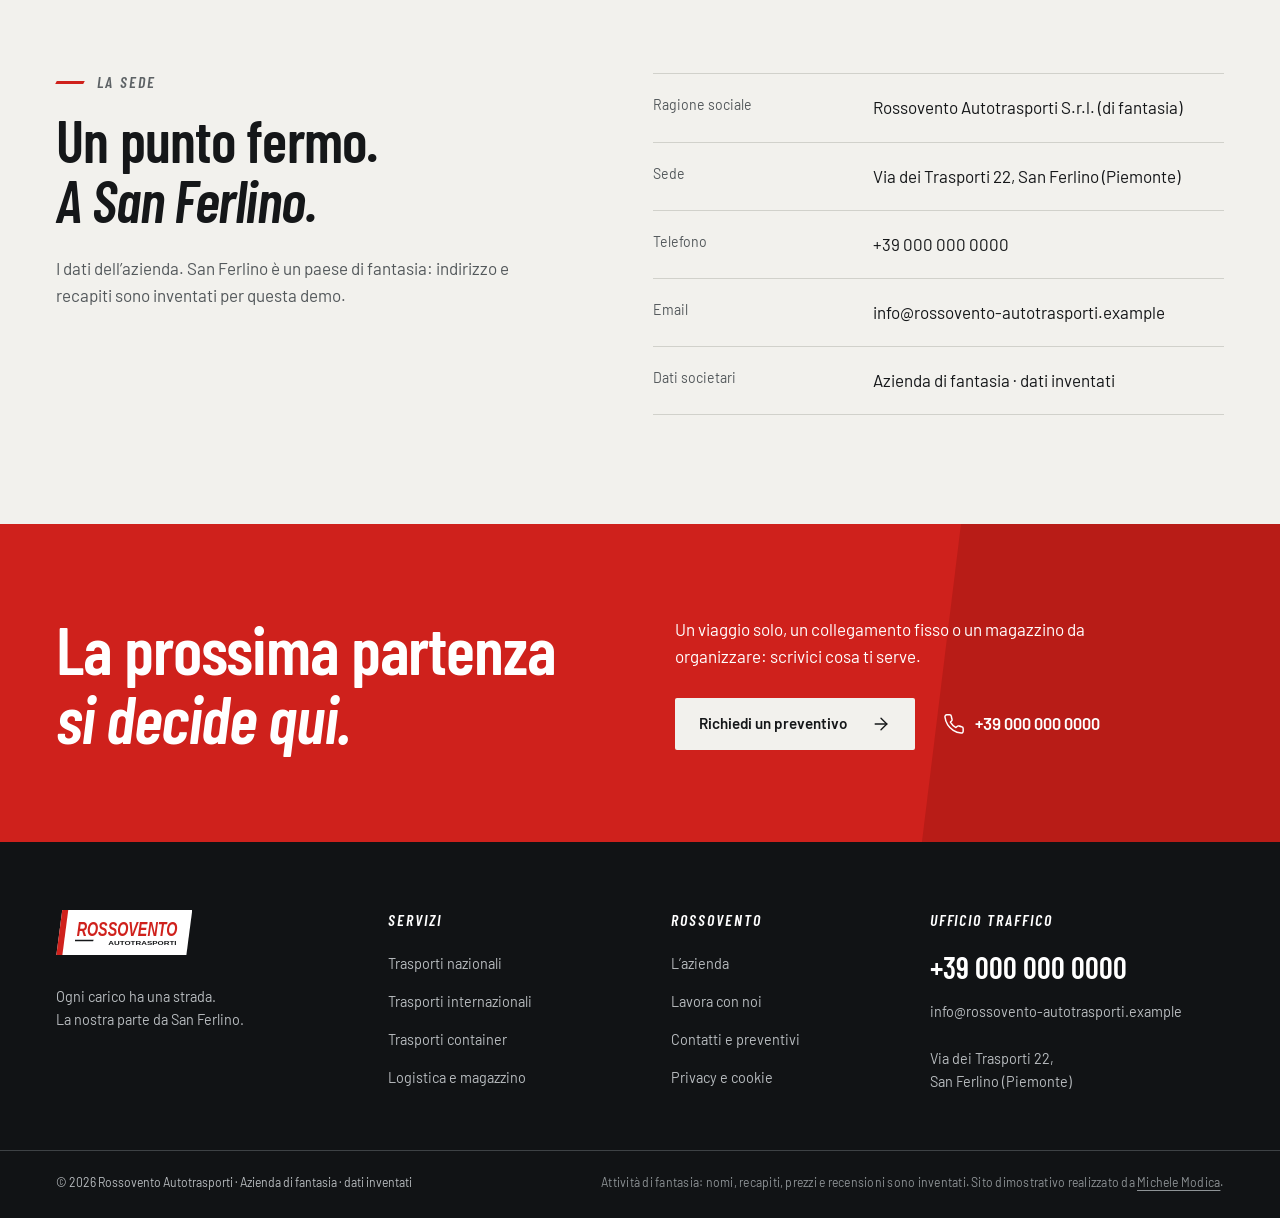
<file: azienda.html>
<!doctype html>
<html lang="it"><head><meta charset="utf-8"><meta name="viewport" content="width=device-width, initial-scale=1, viewport-fit=cover">
<title>L’azienda | Rossovento Autotrasporti</title><meta name="description" content="Rossovento Autotrasporti: trasporti e logistica da San Ferlino, con un referente per ogni richiesta. Azienda di fantasia."><meta name="robots" content="noindex, nofollow"><meta name="theme-color" content="#151719">
<link rel="canonical" href="https://gxmich.github.io/rossovento-autotrasporti-demo/azienda.html"><link rel="icon" href="assets/favicon.svg" type="image/svg+xml">
<meta property="og:type" content="website"><meta property="og:locale" content="it_IT"><meta property="og:site_name" content="Rossovento Autotrasporti (demo)"><meta property="og:title" content="L’azienda | Rossovento Autotrasporti"><meta property="og:description" content="Rossovento Autotrasporti: trasporti e logistica da San Ferlino, con un referente per ogni richiesta. Azienda di fantasia."><meta property="og:image" content="https://gxmich.github.io/rossovento-autotrasporti-demo/assets/og.jpg?v=f9fad541"><meta property="og:image:width" content="1200"><meta property="og:image:height" content="630"><meta property="og:image:alt" content="Rossovento Autotrasporti, sito dimostrativo di un’azienda di fantasia"><meta property="og:url" content="https://gxmich.github.io/rossovento-autotrasporti-demo/azienda.html"><meta name="twitter:card" content="summary_large_image">
<link rel="preload" href="assets/fonts/barlow-condensed-600.woff2" as="font" type="font/woff2" crossorigin><link rel="preload" href="assets/fonts/barlow-condensed-600-italic.woff2" as="font" type="font/woff2" crossorigin><link rel="stylesheet" href="assets/fonts/fonts.css"><link rel="stylesheet" href="assets/site.css?v=255d3bf289">
<script type="application/ld+json">[{"@context": "https://schema.org", "@type": "Organization", "@id": "https://gxmich.github.io/rossovento-autotrasporti-demo/#organization", "name": "Rossovento Autotrasporti (azienda di fantasia)", "description": "Sito dimostrativo: azienda e dati inventati.", "url": "https://gxmich.github.io/rossovento-autotrasporti-demo/"}]</script><script src="assets/site.js?v=7d471726a3" defer></script></head>
<body class=""><a class="skip" href="#contenuto">Vai al contenuto</a>
<header class="header" data-header><div class="header-inner wrap">
  <a class="logo" href="index.html" aria-label="Rossovento Autotrasporti, home"><img src="img/logo.svg" width="250" height="81" alt="Rossovento Autotrasporti"></a>
  <nav class="desktop-nav" aria-label="Navigazione principale"><a href="servizi.html">Servizi</a><a href="azienda.html" aria-current="page">Azienda</a><a href="lavora-con-noi.html">Lavora con noi</a><a href="contatti.html">Contatti</a></nav>
  <a class="header-phone" href="tel:+390000000000" aria-label="Chiama l’ufficio traffico: +39 000 000 0000"><svg aria-hidden="true" focusable="false" class="icon icon-phone" xmlns="http://www.w3.org/2000/svg" width="24" height="24" viewBox="0 0 24 24" fill="none" stroke="currentColor" stroke-width="2" stroke-linecap="round" stroke-linejoin="round" > <path d="M22 16.92v3a2 2 0 0 1-2.18 2 19.79 19.79 0 0 1-8.63-3.07 19.5 19.5 0 0 1-6-6 19.79 19.79 0 0 1-3.07-8.67A2 2 0 0 1 4.11 2h3a2 2 0 0 1 2 1.72 12.84 12.84 0 0 0 .7 2.81 2 2 0 0 1-.45 2.11L8.09 9.91a16 16 0 0 0 6 6l1.27-1.27a2 2 0 0 1 2.11-.45 12.84 12.84 0 0 0 2.81.7A2 2 0 0 1 22 16.92z" /> </svg><span>+39 000 000 0000</span></a>
  <a class="btn btn-primary header-quote" href="contatti.html#richiesta"><span>Richiedi un preventivo</span><svg aria-hidden="true" focusable="false" class="icon icon-arrow-right" xmlns="http://www.w3.org/2000/svg" width="24" height="24" viewBox="0 0 24 24" fill="none" stroke="currentColor" stroke-width="2" stroke-linecap="round" stroke-linejoin="round" > <path d="M5 12h14" /> <path d="m12 5 7 7-7 7" /> </svg></a>
  <button class="menu-toggle" type="button" aria-expanded="false" aria-controls="menu-mobile" aria-label="Apri il menu" data-menu-toggle><span></span><span></span></button>
</div></header><noscript><nav class="fallback-nav" aria-label="Navigazione senza JavaScript"><a href="servizi.html">Servizi</a><a href="azienda.html">Azienda</a><a href="contatti.html">Contatti</a><a href="lavora-con-noi.html">Lavora con noi</a></nav></noscript>
<div class="mobile-menu" id="menu-mobile" hidden inert data-menu aria-label="Menu di navigazione">
  <nav aria-label="Navigazione mobile"><a href="index.html">Home</a><a href="servizi.html">Servizi</a><a href="azienda.html" aria-current="page">Azienda</a><a href="lavora-con-noi.html">Lavora con noi</a><a href="contatti.html">Contatti</a></nav>
  <div class="menu-contact"><p>Ufficio traffico</p><a href="tel:+390000000000">+39 000 000 0000</a><a href="mailto:info@rossovento-autotrasporti.example">info@rossovento-autotrasporti.example</a></div>
  <a class="btn btn-primary menu-quote" href="contatti.html#richiesta"><span>Richiedi un preventivo</span><svg aria-hidden="true" focusable="false" class="icon icon-arrow-right" xmlns="http://www.w3.org/2000/svg" width="24" height="24" viewBox="0 0 24 24" fill="none" stroke="currentColor" stroke-width="2" stroke-linecap="round" stroke-linejoin="round" > <path d="M5 12h14" /> <path d="m12 5 7 7-7 7" /> </svg></a>
</div><main id="contenuto" tabindex="-1"><section class="page-intro with-photo"><div class="wrap"><nav class="breadcrumb" aria-label="Percorso"><a href="index.html">Home</a><span aria-hidden="true">/</span><span aria-current="page">Azienda</span></nav><div class="intro-copy"><h1>Il lavoro è la strada.<br><em>Le persone sono il&nbsp;riferimento.</em></h1><p class="lead">Rossovento Autotrasporti: camion, container e magazzino da un piazzale di San Ferlino, in Piemonte.</p></div></div><div class="page-intro-photo"><div class="page-intro-frame"><img src="img/camion-strada.webp" srcset="img/camion-strada-900.webp 900w, img/camion-strada.webp 2000w" sizes="(max-width: 1000px) 145vw, 1100px" width="2000" height="1333" alt="Camion in autostrada verso un tramonto rosso" fetchpriority="high" decoding="async"></div></div></section><section class="section paper"><div class="wrap company-story"><div><p class="kicker">L’azienda</p><h2>Prima di partire,<br><em>ascoltiamo.</em></h2></div><div><p class="large-copy">Una consegna urgente, un magazzino da riempire, una linea fissa da organizzare. Prima di accendere il motore capiamo bene cosa ti serve.</p><p>Trasporti in Italia e in Europa, container e logistica partono tutti dalla stessa sede, dove lavorano insieme ufficio traffico, autisti e magazzino. Per ogni richiesta hai una persona sola da chiamare, al telefono o per email.</p><a class="btn btn-outline" href="servizi.html"><span>Guarda i servizi</span><svg aria-hidden="true" focusable="false" class="icon icon-arrow-right" xmlns="http://www.w3.org/2000/svg" width="24" height="24" viewBox="0 0 24 24" fill="none" stroke="currentColor" stroke-width="2" stroke-linecap="round" stroke-linejoin="round" > <path d="M5 12h14" /> <path d="m12 5 7 7-7 7" /> </svg></a></div></div></section>
<section class="company-band"><div class="company-band-photo"><img src="img/camion-nuvole.webp" srcset="img/camion-nuvole-900.webp 900w, img/camion-nuvole.webp 2000w" sizes="(max-width: 760px) 125vw, 1300px" width="2000" height="1333" alt="Autoarticolato in bianco e nero su una strada ai piedi delle montagne" loading="lazy" decoding="async" style="object-position: 35% 60%"></div><div class="wrap company-band-copy"><p>In strada tutti i giorni.<br><em>In ufficio quando ci&nbsp;cerchi.</em></p></div></section>
<section class="section paper"><div class="wrap company-story"><div><p class="kicker">La sede</p><h2>Un punto fermo.<br><em>A San Ferlino.</em></h2><p>I dati dell’azienda. San Ferlino è un paese di fantasia: indirizzo e recapiti sono inventati per questa demo.</p></div><dl class="company-data"><div><dt>Ragione sociale</dt><dd>Rossovento Autotrasporti S.r.l. (di fantasia)</dd></div><div><dt>Sede</dt><dd>Via dei Trasporti&nbsp;22, San&nbsp;Ferlino (Piemonte)</dd></div><div><dt>Telefono</dt><dd><a href="tel:+390000000000">+39 000 000 0000</a></dd></div><div><dt>Email</dt><dd><a href="mailto:info@rossovento-autotrasporti.example">info@rossovento-autotrasporti.example</a></dd></div><div><dt>Dati societari</dt><dd>Azienda di fantasia&nbsp;· dati inventati</dd></div></dl></div></section><section class="contact-band"><div class="wrap contact-band-inner"><h2>La prossima partenza<br><em>si decide qui.</em></h2><div><p>Un viaggio solo, un collegamento fisso o un magazzino da organizzare: scrivici cosa ti serve.</p><div class="button-row"><a class="btn btn-light" href="contatti.html#richiesta"><span>Richiedi un preventivo</span><svg aria-hidden="true" focusable="false" class="icon icon-arrow-right" xmlns="http://www.w3.org/2000/svg" width="24" height="24" viewBox="0 0 24 24" fill="none" stroke="currentColor" stroke-width="2" stroke-linecap="round" stroke-linejoin="round" > <path d="M5 12h14" /> <path d="m12 5 7 7-7 7" /> </svg></a><a class="band-phone" href="tel:+390000000000"><svg aria-hidden="true" focusable="false" class="icon icon-phone" xmlns="http://www.w3.org/2000/svg" width="24" height="24" viewBox="0 0 24 24" fill="none" stroke="currentColor" stroke-width="2" stroke-linecap="round" stroke-linejoin="round" > <path d="M22 16.92v3a2 2 0 0 1-2.18 2 19.79 19.79 0 0 1-8.63-3.07 19.5 19.5 0 0 1-6-6 19.79 19.79 0 0 1-3.07-8.67A2 2 0 0 1 4.11 2h3a2 2 0 0 1 2 1.72 12.84 12.84 0 0 0 .7 2.81 2 2 0 0 1-.45 2.11L8.09 9.91a16 16 0 0 0 6 6l1.27-1.27a2 2 0 0 1 2.11-.45 12.84 12.84 0 0 0 2.81.7A2 2 0 0 1 22 16.92z" /> </svg>+39 000 000 0000</a></div></div></div></section></main><footer class="footer"><div class="wrap footer-top">
  <div class="footer-brand"><a class="logo" href="index.html"><img src="img/logo.svg" width="250" height="81" alt="Rossovento Autotrasporti, home"></a><p>Ogni carico ha una strada.<br>La nostra parte da San Ferlino.</p></div>
  <div><h2>Servizi</h2><ul><li><a href="servizio-nazionali.html">Trasporti nazionali</a></li><li><a href="servizio-internazionali.html">Trasporti internazionali</a></li><li><a href="servizio-container.html">Trasporti container</a></li><li><a href="servizio-logistica.html">Logistica e magazzino</a></li></ul></div>
  <div><h2>Rossovento</h2><ul><li><a href="azienda.html">L’azienda</a></li><li><a href="lavora-con-noi.html">Lavora con noi</a></li><li><a href="contatti.html">Contatti e preventivi</a></li><li><a href="privacy.html">Privacy e cookie</a></li></ul></div>
  <div class="footer-contact"><h2>Ufficio traffico</h2><a class="footer-tel" href="tel:+390000000000">+39 000 000 0000</a><a href="mailto:info@rossovento-autotrasporti.example">info@rossovento-autotrasporti.example</a><p>Via dei Trasporti&nbsp;22, San&nbsp;Ferlino (Piemonte)</p></div>
</div><div class="wrap footer-bottom"><p>© <span data-year>2026</span> Rossovento Autotrasporti&nbsp;· Azienda di fantasia&nbsp;· dati inventati</p><p class="footer-preview">Attività di fantasia: nomi, recapiti, prezzi e recensioni sono inventati. Sito dimostrativo realizzato da <a href="https://www.modicamichele.it">Michele Modica</a>.</p></div></footer>
<nav class="mobile-actions" aria-label="Azioni rapide"><a href="tel:+390000000000"><svg aria-hidden="true" focusable="false" class="icon icon-phone" xmlns="http://www.w3.org/2000/svg" width="24" height="24" viewBox="0 0 24 24" fill="none" stroke="currentColor" stroke-width="2" stroke-linecap="round" stroke-linejoin="round" > <path d="M22 16.92v3a2 2 0 0 1-2.18 2 19.79 19.79 0 0 1-8.63-3.07 19.5 19.5 0 0 1-6-6 19.79 19.79 0 0 1-3.07-8.67A2 2 0 0 1 4.11 2h3a2 2 0 0 1 2 1.72 12.84 12.84 0 0 0 .7 2.81 2 2 0 0 1-.45 2.11L8.09 9.91a16 16 0 0 0 6 6l1.27-1.27a2 2 0 0 1 2.11-.45 12.84 12.84 0 0 0 2.81.7A2 2 0 0 1 22 16.92z" /> </svg>Chiama il traffico</a><a href="contatti.html#richiesta">Preventivo <svg aria-hidden="true" focusable="false" class="icon icon-arrow-right" xmlns="http://www.w3.org/2000/svg" width="24" height="24" viewBox="0 0 24 24" fill="none" stroke="currentColor" stroke-width="2" stroke-linecap="round" stroke-linejoin="round" > <path d="M5 12h14" /> <path d="m12 5 7 7-7 7" /> </svg></a></nav></body></html>
</file>
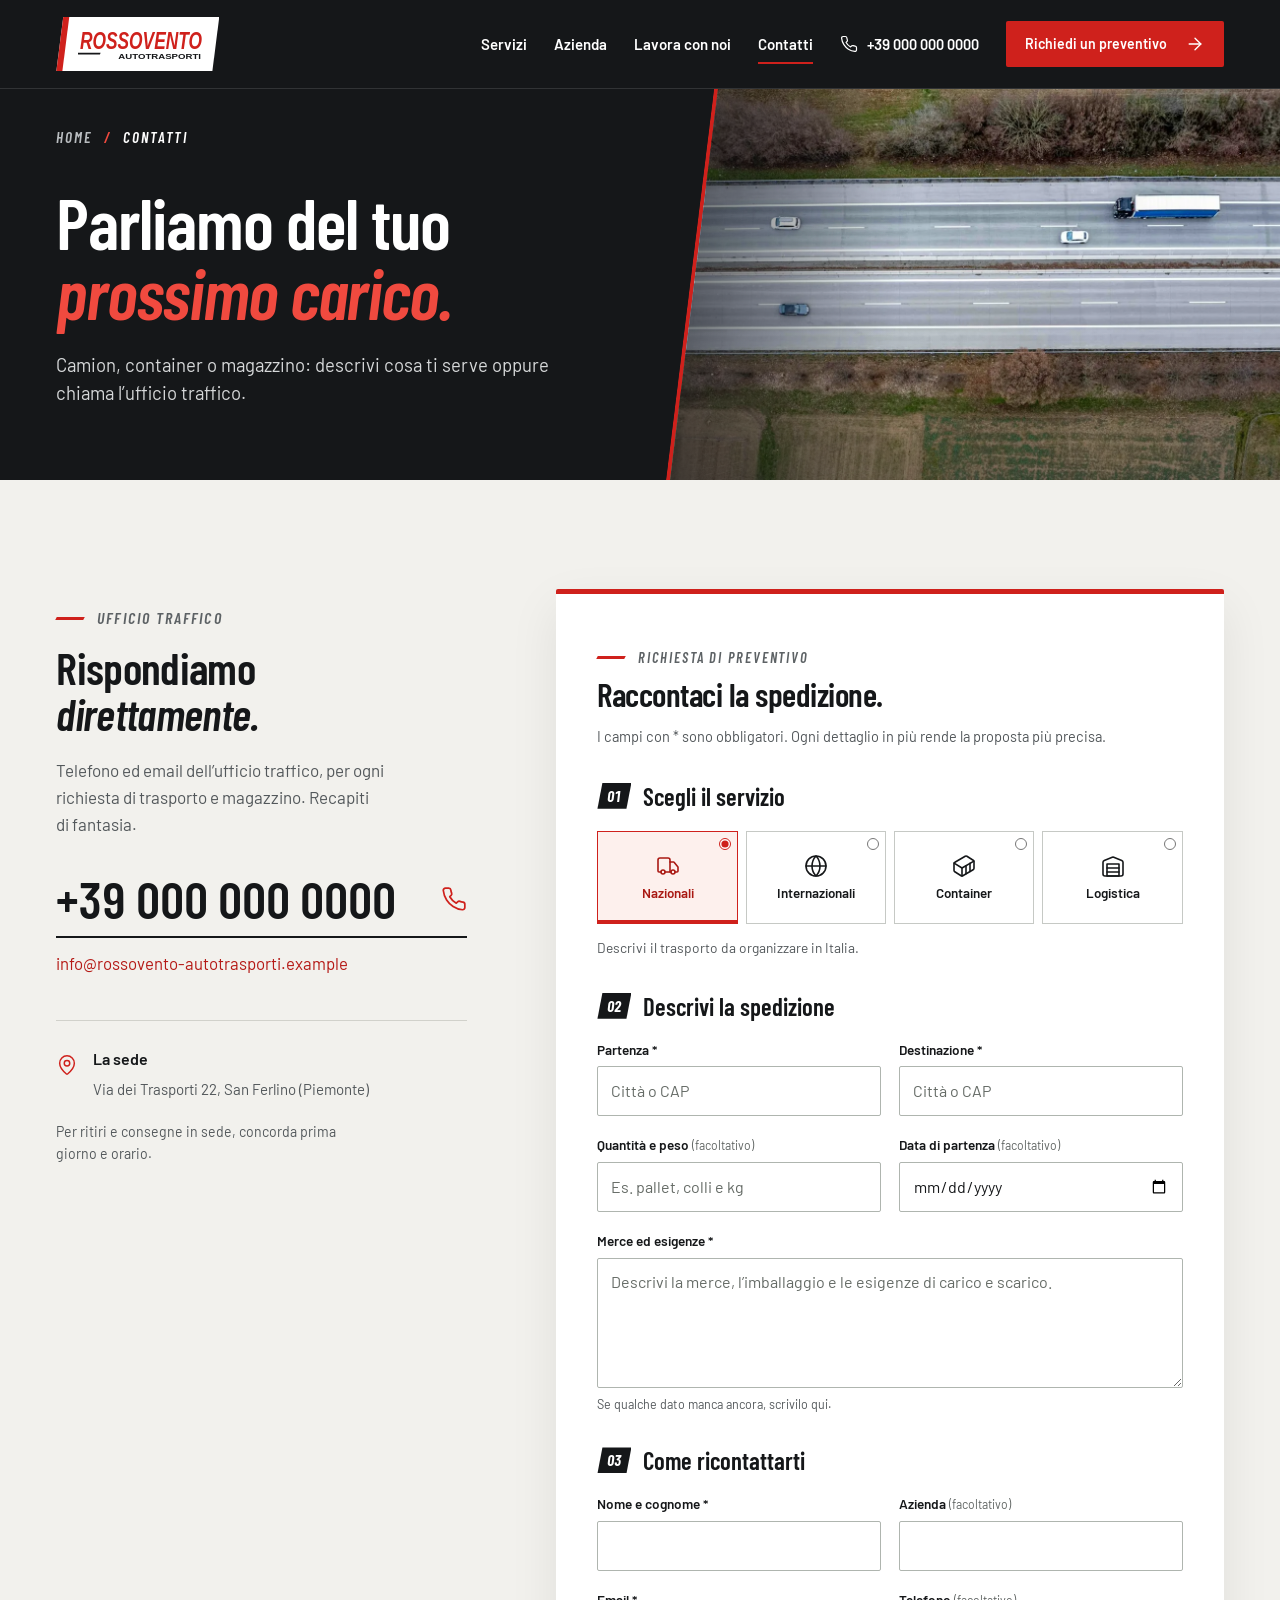
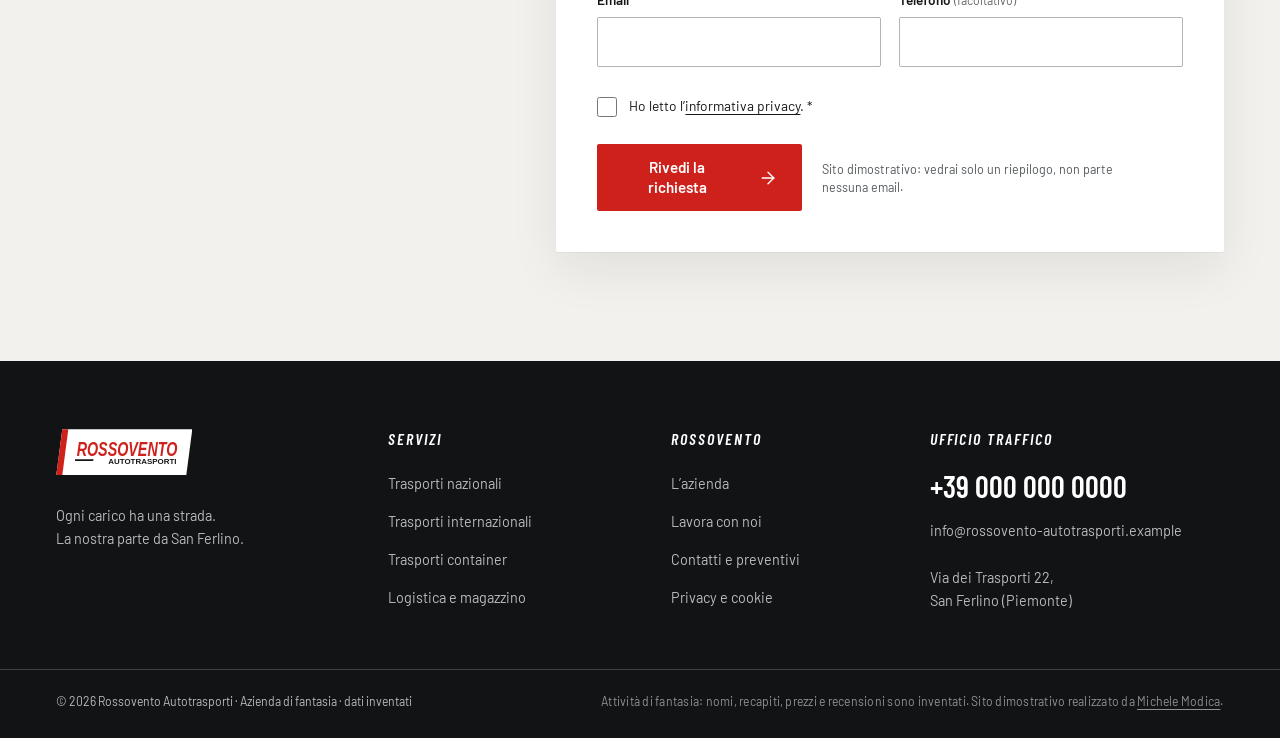
<file: contatti.html>
<!doctype html>
<html lang="it"><head><meta charset="utf-8"><meta name="viewport" content="width=device-width, initial-scale=1, viewport-fit=cover">
<title>Contatti e preventivi | Rossovento</title><meta name="description" content="Prepara una richiesta di trasporto, container o logistica. Modulo dimostrativo: non invia dati."><meta name="robots" content="noindex, nofollow"><meta name="theme-color" content="#151719">
<link rel="canonical" href="https://gxmich.github.io/rossovento-autotrasporti-demo/contatti.html"><link rel="icon" href="assets/favicon.svg" type="image/svg+xml">
<meta property="og:type" content="website"><meta property="og:locale" content="it_IT"><meta property="og:site_name" content="Rossovento Autotrasporti (demo)"><meta property="og:title" content="Contatti e preventivi | Rossovento"><meta property="og:description" content="Prepara una richiesta di trasporto, container o logistica. Modulo dimostrativo: non invia dati."><meta property="og:image" content="https://gxmich.github.io/rossovento-autotrasporti-demo/assets/og.jpg?v=f9fad541"><meta property="og:image:width" content="1200"><meta property="og:image:height" content="630"><meta property="og:image:alt" content="Rossovento Autotrasporti, sito dimostrativo di un’azienda di fantasia"><meta property="og:url" content="https://gxmich.github.io/rossovento-autotrasporti-demo/contatti.html"><meta name="twitter:card" content="summary_large_image">
<link rel="preload" href="assets/fonts/barlow-condensed-600.woff2" as="font" type="font/woff2" crossorigin><link rel="preload" href="assets/fonts/barlow-condensed-600-italic.woff2" as="font" type="font/woff2" crossorigin><link rel="stylesheet" href="assets/fonts/fonts.css"><link rel="stylesheet" href="assets/site.css?v=255d3bf289">
<script type="application/ld+json">[{"@context": "https://schema.org", "@type": "Organization", "@id": "https://gxmich.github.io/rossovento-autotrasporti-demo/#organization", "name": "Rossovento Autotrasporti (azienda di fantasia)", "description": "Sito dimostrativo: azienda e dati inventati.", "url": "https://gxmich.github.io/rossovento-autotrasporti-demo/"}]</script><script src="assets/site.js?v=7d471726a3" defer></script></head>
<body class="contact-page"><a class="skip" href="#contenuto">Vai al contenuto</a>
<header class="header" data-header><div class="header-inner wrap">
  <a class="logo" href="index.html" aria-label="Rossovento Autotrasporti, home"><img src="img/logo.svg" width="250" height="81" alt="Rossovento Autotrasporti"></a>
  <nav class="desktop-nav" aria-label="Navigazione principale"><a href="servizi.html">Servizi</a><a href="azienda.html">Azienda</a><a href="lavora-con-noi.html">Lavora con noi</a><a href="contatti.html" aria-current="page">Contatti</a></nav>
  <a class="header-phone" href="tel:+390000000000" aria-label="Chiama l’ufficio traffico: +39 000 000 0000"><svg aria-hidden="true" focusable="false" class="icon icon-phone" xmlns="http://www.w3.org/2000/svg" width="24" height="24" viewBox="0 0 24 24" fill="none" stroke="currentColor" stroke-width="2" stroke-linecap="round" stroke-linejoin="round" > <path d="M22 16.92v3a2 2 0 0 1-2.18 2 19.79 19.79 0 0 1-8.63-3.07 19.5 19.5 0 0 1-6-6 19.79 19.79 0 0 1-3.07-8.67A2 2 0 0 1 4.11 2h3a2 2 0 0 1 2 1.72 12.84 12.84 0 0 0 .7 2.81 2 2 0 0 1-.45 2.11L8.09 9.91a16 16 0 0 0 6 6l1.27-1.27a2 2 0 0 1 2.11-.45 12.84 12.84 0 0 0 2.81.7A2 2 0 0 1 22 16.92z" /> </svg><span>+39 000 000 0000</span></a>
  <a class="btn btn-primary header-quote" href="contatti.html#richiesta"><span>Richiedi un preventivo</span><svg aria-hidden="true" focusable="false" class="icon icon-arrow-right" xmlns="http://www.w3.org/2000/svg" width="24" height="24" viewBox="0 0 24 24" fill="none" stroke="currentColor" stroke-width="2" stroke-linecap="round" stroke-linejoin="round" > <path d="M5 12h14" /> <path d="m12 5 7 7-7 7" /> </svg></a>
  <button class="menu-toggle" type="button" aria-expanded="false" aria-controls="menu-mobile" aria-label="Apri il menu" data-menu-toggle><span></span><span></span></button>
</div></header><noscript><nav class="fallback-nav" aria-label="Navigazione senza JavaScript"><a href="servizi.html">Servizi</a><a href="azienda.html">Azienda</a><a href="contatti.html">Contatti</a><a href="lavora-con-noi.html">Lavora con noi</a></nav></noscript>
<div class="mobile-menu" id="menu-mobile" hidden inert data-menu aria-label="Menu di navigazione">
  <nav aria-label="Navigazione mobile"><a href="index.html">Home</a><a href="servizi.html">Servizi</a><a href="azienda.html">Azienda</a><a href="lavora-con-noi.html">Lavora con noi</a><a href="contatti.html" aria-current="page">Contatti</a></nav>
  <div class="menu-contact"><p>Ufficio traffico</p><a href="tel:+390000000000">+39 000 000 0000</a><a href="mailto:info@rossovento-autotrasporti.example">info@rossovento-autotrasporti.example</a></div>
  <a class="btn btn-primary menu-quote" href="contatti.html#richiesta"><span>Richiedi un preventivo</span><svg aria-hidden="true" focusable="false" class="icon icon-arrow-right" xmlns="http://www.w3.org/2000/svg" width="24" height="24" viewBox="0 0 24 24" fill="none" stroke="currentColor" stroke-width="2" stroke-linecap="round" stroke-linejoin="round" > <path d="M5 12h14" /> <path d="m12 5 7 7-7 7" /> </svg></a>
</div><main id="contenuto" tabindex="-1"><section class="page-intro with-photo"><div class="wrap"><nav class="breadcrumb" aria-label="Percorso"><a href="index.html">Home</a><span aria-hidden="true">/</span><span aria-current="page">Contatti</span></nav><div class="intro-copy"><h1>Parliamo del tuo<br><em>prossimo carico.</em></h1><p class="lead">Camion, container o magazzino: descrivi cosa ti serve oppure chiama l’ufficio traffico.</p></div></div><div class="page-intro-photo"><div class="page-intro-frame"><img src="img/autostrada-aerea.webp" srcset="img/autostrada-aerea-900.webp 900w, img/autostrada-aerea.webp 2000w" sizes="(max-width: 1000px) 145vw, 1100px" width="2000" height="796" alt="Autostrada vista dall’alto con un autoarticolato in viaggio" fetchpriority="high" decoding="async"></div></div></section><section class="contact-section section paper"><div class="wrap contact-layout"><aside class="contact-aside"><p class="kicker">Ufficio traffico</p><h2>Rispondiamo<br><em>direttamente.</em></h2><p>Telefono ed email dell’ufficio traffico, per ogni richiesta di trasporto e magazzino. Recapiti di fantasia.</p><a class="contact-number" href="tel:+390000000000">+39 000 000 0000<svg aria-hidden="true" focusable="false" class="icon icon-phone" xmlns="http://www.w3.org/2000/svg" width="24" height="24" viewBox="0 0 24 24" fill="none" stroke="currentColor" stroke-width="2" stroke-linecap="round" stroke-linejoin="round" > <path d="M22 16.92v3a2 2 0 0 1-2.18 2 19.79 19.79 0 0 1-8.63-3.07 19.5 19.5 0 0 1-6-6 19.79 19.79 0 0 1-3.07-8.67A2 2 0 0 1 4.11 2h3a2 2 0 0 1 2 1.72 12.84 12.84 0 0 0 .7 2.81 2 2 0 0 1-.45 2.11L8.09 9.91a16 16 0 0 0 6 6l1.27-1.27a2 2 0 0 1 2.11-.45 12.84 12.84 0 0 0 2.81.7A2 2 0 0 1 22 16.92z" /> </svg></a><a class="contact-email" href="mailto:info@rossovento-autotrasporti.example">info@rossovento-autotrasporti.example</a><div class="address-block"><svg aria-hidden="true" focusable="false" class="icon icon-map-pin" xmlns="http://www.w3.org/2000/svg" width="24" height="24" viewBox="0 0 24 24" fill="none" stroke="currentColor" stroke-width="2" stroke-linecap="round" stroke-linejoin="round" > <path d="M20 10c0 4.993-5.539 10.193-7.399 11.799a1 1 0 0 1-1.202 0C9.539 20.193 4 14.993 4 10a8 8 0 0 1 16 0" /> <circle cx="12" cy="10" r="3" /> </svg><div><h3>La sede</h3><p>Via dei Trasporti&nbsp;22, San&nbsp;Ferlino (Piemonte)</p></div></div><p class="contact-note">Per ritiri e consegne in sede, concorda prima giorno e orario.</p></aside><form class="request-form" id="richiesta" data-request-form data-kind="quote" novalidate><div data-form-fields>
<div class="form-heading"><p class="kicker">Richiesta di preventivo</p><h2>Raccontaci la spedizione.</h2><p>I&nbsp;campi con&nbsp;* sono obbligatori. Ogni dettaglio in più rende la proposta più precisa.</p></div><p class="form-error-summary" data-error-summary role="alert" hidden></p>
<fieldset><legend><span class="step-tag">01</span> Scegli il servizio</legend><div class="service-choices"><label class="service-choice"><input type="radio" name="servizio" value="Nazionali" checked><svg aria-hidden="true" focusable="false" class="icon icon-truck" xmlns="http://www.w3.org/2000/svg" width="24" height="24" viewBox="0 0 24 24" fill="none" stroke="currentColor" stroke-width="2" stroke-linecap="round" stroke-linejoin="round" > <path d="M14 18V6a2 2 0 0 0-2-2H4a2 2 0 0 0-2 2v11a1 1 0 0 0 1 1h2" /> <path d="M15 18H9" /> <path d="M19 18h2a1 1 0 0 0 1-1v-3.65a1 1 0 0 0-.22-.624l-3.48-4.35A1 1 0 0 0 17.52 8H14" /> <circle cx="17" cy="18" r="2" /> <circle cx="7" cy="18" r="2" /> </svg><span>Nazionali</span></label><label class="service-choice"><input type="radio" name="servizio" value="Internazionali"><svg aria-hidden="true" focusable="false" class="icon icon-globe" xmlns="http://www.w3.org/2000/svg" width="24" height="24" viewBox="0 0 24 24" fill="none" stroke="currentColor" stroke-width="2" stroke-linecap="round" stroke-linejoin="round" > <circle cx="12" cy="12" r="10" /> <path d="M12 2a14.5 14.5 0 0 0 0 20 14.5 14.5 0 0 0 0-20" /> <path d="M2 12h20" /> </svg><span>Internazionali</span></label><label class="service-choice"><input type="radio" name="servizio" value="Container"><svg aria-hidden="true" focusable="false" class="icon icon-container" xmlns="http://www.w3.org/2000/svg" width="24" height="24" viewBox="0 0 24 24" fill="none" stroke="currentColor" stroke-width="2" stroke-linecap="round" stroke-linejoin="round" > <path d="M22 7.7c0-.6-.4-1.2-.8-1.5l-6.3-3.9a1.72 1.72 0 0 0-1.7 0l-10.3 6c-.5.2-.9.8-.9 1.4v6.6c0 .5.4 1.2.8 1.5l6.3 3.9a1.72 1.72 0 0 0 1.7 0l10.3-6c.5-.3.9-1 .9-1.5Z" /> <path d="M10 21.9V14L2.1 9.1" /> <path d="m10 14 11.9-6.9" /> <path d="M14 19.8v-8.1" /> <path d="M18 17.5V9.4" /> </svg><span>Container</span></label><label class="service-choice"><input type="radio" name="servizio" value="Logistica"><svg aria-hidden="true" focusable="false" class="icon icon-warehouse" xmlns="http://www.w3.org/2000/svg" width="24" height="24" viewBox="0 0 24 24" fill="none" stroke="currentColor" stroke-width="2" stroke-linecap="round" stroke-linejoin="round" > <path d="M22 8.35V20a2 2 0 0 1-2 2H4a2 2 0 0 1-2-2V8.35A2 2 0 0 1 3.26 6.5l8-3.2a2 2 0 0 1 1.48 0l8 3.2A2 2 0 0 1 22 8.35Z" /> <path d="M6 18h12" /> <path d="M6 14h12" /> <rect width="12" height="12" x="6" y="10" /> </svg><span>Logistica</span></label></div><p class="service-context" data-service-context>Descrivi il trasporto da organizzare in Italia.</p><p class="sr-only" role="status" data-service-status></p></fieldset>
<fieldset id="dettagli"><legend><span class="step-tag">02</span> <span data-detail-heading>Descrivi la spedizione</span></legend>
<p class="route-note" data-route-note hidden>Tratta inserita: <strong data-route-text></strong> · <button type="button" class="route-edit" data-route-edit>modifica</button></p>
<div class="route-fields field-grid" data-fields="transport"><div class="field"><label for="f-da">Partenza <span aria-hidden="true">*</span></label><input id="f-da" name="da" required aria-describedby="f-da-error" placeholder="Città, CAP e Paese" type="text" maxlength="180"><small class="field-error" id="f-da-error" hidden></small></div><div class="field"><label for="f-a">Destinazione <span aria-hidden="true">*</span></label><input id="f-a" name="a" required aria-describedby="f-a-error" placeholder="Città, CAP e Paese" type="text" maxlength="180"><small class="field-error" id="f-a-error" hidden></small></div></div>
<div class="conditional-fields field-grid" data-fields="container" hidden><div class="field"><label for="f-container_tipo">Tipo di container</label><select id="f-container_tipo" name="container_tipo"><option value="Da definire">Da definire</option><option value="20 piedi">20 piedi</option><option value="40 piedi">40 piedi</option><option value="40 piedi High Cube">40 piedi High Cube</option><option value="Altro">Altro</option></select></div><div class="field"><label for="f-operazione">Operazione richiesta</label><select id="f-operazione" name="operazione"><option value="Da definire">Da definire</option><option value="Import">Import</option><option value="Export">Export</option><option value="Altro">Altro</option></select></div></div>
<div class="conditional-fields field-grid" data-fields="logistics" hidden><div class="field"><label for="f-quantita_logistica">Quantità da tenere in magazzino <span class="optional">(facoltativo)</span></label><input id="f-quantita_logistica" name="quantita_logistica" aria-describedby="f-quantita_logistica-error" placeholder="Es. numero di pallet o colli" type="text" maxlength="180"><small class="field-error" id="f-quantita_logistica-error" hidden></small></div><div class="field"><label for="f-periodo">Per quanto tempo</label><select id="f-periodo" name="periodo"><option value="Da definire">Da definire</option><option value="Meno di un mese">Meno di un mese</option><option value="Da uno a tre mesi">Da uno a tre mesi</option><option value="Più di tre mesi">Più di tre mesi</option><option value="Sempre">Sempre</option></select></div></div>
<div class="field-grid" data-fields="shipment"><div class="field"><label for="f-quantita">Quantità e peso <span class="optional">(facoltativo)</span></label><input id="f-quantita" name="quantita" aria-describedby="f-quantita-error" placeholder="Es. pallet, colli e kg" type="text" maxlength="180"><small class="field-error" id="f-quantita-error" hidden></small></div><div class="field"><label for="f-data">Data di partenza <span class="optional">(facoltativo)</span></label><input id="f-data" name="data" aria-describedby="f-data-error" placeholder="" type="date"><small class="field-error" id="f-data-error" hidden></small></div></div>
<div class="field"><label for="f-merce">Merce ed esigenze <span aria-hidden="true">*</span></label><textarea id="f-merce" name="merce" required aria-describedby="f-merce-error f-merce-hint" placeholder="Che merce è, com’è imballata, come si carica e si scarica." rows="4" maxlength="2500"></textarea><small class="field-hint" id="f-merce-hint">Se qualche dato manca ancora, scrivilo&nbsp;qui.</small><small class="field-error" id="f-merce-error" hidden></small></div></fieldset>
<fieldset><legend><span class="step-tag">03</span> Come ricontattarti</legend><div class="field-grid"><div class="field"><label for="f-nome">Nome e cognome <span aria-hidden="true">*</span></label><input id="f-nome" name="nome" required autocomplete="name" aria-describedby="f-nome-error" placeholder="" type="text" maxlength="180"><small class="field-error" id="f-nome-error" hidden></small></div><div class="field"><label for="f-azienda">Azienda <span class="optional">(facoltativo)</span></label><input id="f-azienda" name="azienda" autocomplete="organization" aria-describedby="f-azienda-error" placeholder="" type="text" maxlength="180"><small class="field-error" id="f-azienda-error" hidden></small></div><div class="field"><label for="f-email">Email <span aria-hidden="true">*</span></label><input id="f-email" name="email" required autocomplete="email" aria-describedby="f-email-error" placeholder="" type="email" maxlength="180"><small class="field-error" id="f-email-error" hidden></small></div><div class="field"><label for="f-telefono">Telefono <span class="optional">(facoltativo)</span></label><input id="f-telefono" name="telefono" autocomplete="tel" aria-describedby="f-telefono-error" placeholder="" type="tel" maxlength="180"><small class="field-error" id="f-telefono-error" hidden></small></div></div></fieldset>
<div class="privacy-field"><label for="f-privacy"><input id="f-privacy" type="checkbox" name="privacy" required aria-describedby="f-privacy-error"><span>Ho letto l’<a href="privacy.html" target="_blank" rel="noopener">informativa privacy</a>. <span aria-hidden="true">*</span></span></label><small id="f-privacy-error" class="field-error" hidden></small></div>
<div class="form-submit"><button class="btn btn-primary" type="submit" disabled>Rivedi la richiesta <svg aria-hidden="true" focusable="false" class="icon icon-arrow-right" xmlns="http://www.w3.org/2000/svg" width="24" height="24" viewBox="0 0 24 24" fill="none" stroke="currentColor" stroke-width="2" stroke-linecap="round" stroke-linejoin="round" > <path d="M5 12h14" /> <path d="m12 5 7 7-7 7" /> </svg></button><p>Sito dimostrativo: vedrai solo un riepilogo, non parte nessuna email.</p></div></div><section class="form-summary" data-form-summary hidden aria-labelledby="summary-title"><div class="summary-check"><svg aria-hidden="true" focusable="false" class="icon icon-check" xmlns="http://www.w3.org/2000/svg" width="24" height="24" viewBox="0 0 24 24" fill="none" stroke="currentColor" stroke-width="2" stroke-linecap="round" stroke-linejoin="round" > <path d="M20 6 9 17l-5-5" /> </svg></div><h2 id="summary-title" tabindex="-1">Ecco la tua richiesta.</h2><p>Controlla i dati. In un sito vero da qui partirebbe la richiesta; in questa demo nulla viene inviato e puoi solo scaricare il riepilogo.</p><dl data-summary-list></dl><div class="summary-actions"><button class="btn btn-outline" type="button" data-edit-request>Modifica i dati</button><button class="text-link" type="button" data-download-summary>Scarica il riepilogo <svg aria-hidden="true" focusable="false" class="icon icon-download" xmlns="http://www.w3.org/2000/svg" width="24" height="24" viewBox="0 0 24 24" fill="none" stroke="currentColor" stroke-width="2" stroke-linecap="round" stroke-linejoin="round" > <path d="M21 15v4a2 2 0 0 1-2 2H5a2 2 0 0 1-2-2v-4" /> <polyline points="7 10 12 15 17 10" /> <line x1="12" x2="12" y1="15" y2="3" /> </svg></button></div><p class="summary-fallback">Sito dimostrativo: i dati restano nel tuo browser.</p></section><noscript><p class="noscript-note">Per vedere il riepilogo serve JavaScript. In questa demo non è previsto un invio alternativo.</p></noscript></form></div></section></main><footer class="footer"><div class="wrap footer-top">
  <div class="footer-brand"><a class="logo" href="index.html"><img src="img/logo.svg" width="250" height="81" alt="Rossovento Autotrasporti, home"></a><p>Ogni carico ha una strada.<br>La nostra parte da San Ferlino.</p></div>
  <div><h2>Servizi</h2><ul><li><a href="servizio-nazionali.html">Trasporti nazionali</a></li><li><a href="servizio-internazionali.html">Trasporti internazionali</a></li><li><a href="servizio-container.html">Trasporti container</a></li><li><a href="servizio-logistica.html">Logistica e magazzino</a></li></ul></div>
  <div><h2>Rossovento</h2><ul><li><a href="azienda.html">L’azienda</a></li><li><a href="lavora-con-noi.html">Lavora con noi</a></li><li><a href="contatti.html">Contatti e preventivi</a></li><li><a href="privacy.html">Privacy e cookie</a></li></ul></div>
  <div class="footer-contact"><h2>Ufficio traffico</h2><a class="footer-tel" href="tel:+390000000000">+39 000 000 0000</a><a href="mailto:info@rossovento-autotrasporti.example">info@rossovento-autotrasporti.example</a><p>Via dei Trasporti&nbsp;22, San&nbsp;Ferlino (Piemonte)</p></div>
</div><div class="wrap footer-bottom"><p>© <span data-year>2026</span> Rossovento Autotrasporti&nbsp;· Azienda di fantasia&nbsp;· dati inventati</p><p class="footer-preview">Attività di fantasia: nomi, recapiti, prezzi e recensioni sono inventati. Sito dimostrativo realizzato da <a href="https://www.modicamichele.it">Michele Modica</a>.</p></div></footer>
<nav class="mobile-actions" aria-label="Azioni rapide"><a href="tel:+390000000000"><svg aria-hidden="true" focusable="false" class="icon icon-phone" xmlns="http://www.w3.org/2000/svg" width="24" height="24" viewBox="0 0 24 24" fill="none" stroke="currentColor" stroke-width="2" stroke-linecap="round" stroke-linejoin="round" > <path d="M22 16.92v3a2 2 0 0 1-2.18 2 19.79 19.79 0 0 1-8.63-3.07 19.5 19.5 0 0 1-6-6 19.79 19.79 0 0 1-3.07-8.67A2 2 0 0 1 4.11 2h3a2 2 0 0 1 2 1.72 12.84 12.84 0 0 0 .7 2.81 2 2 0 0 1-.45 2.11L8.09 9.91a16 16 0 0 0 6 6l1.27-1.27a2 2 0 0 1 2.11-.45 12.84 12.84 0 0 0 2.81.7A2 2 0 0 1 22 16.92z" /> </svg>Chiama il traffico</a><a href="contatti.html#richiesta">Preventivo <svg aria-hidden="true" focusable="false" class="icon icon-arrow-right" xmlns="http://www.w3.org/2000/svg" width="24" height="24" viewBox="0 0 24 24" fill="none" stroke="currentColor" stroke-width="2" stroke-linecap="round" stroke-linejoin="round" > <path d="M5 12h14" /> <path d="m12 5 7 7-7 7" /> </svg></a></nav></body></html>
</file>
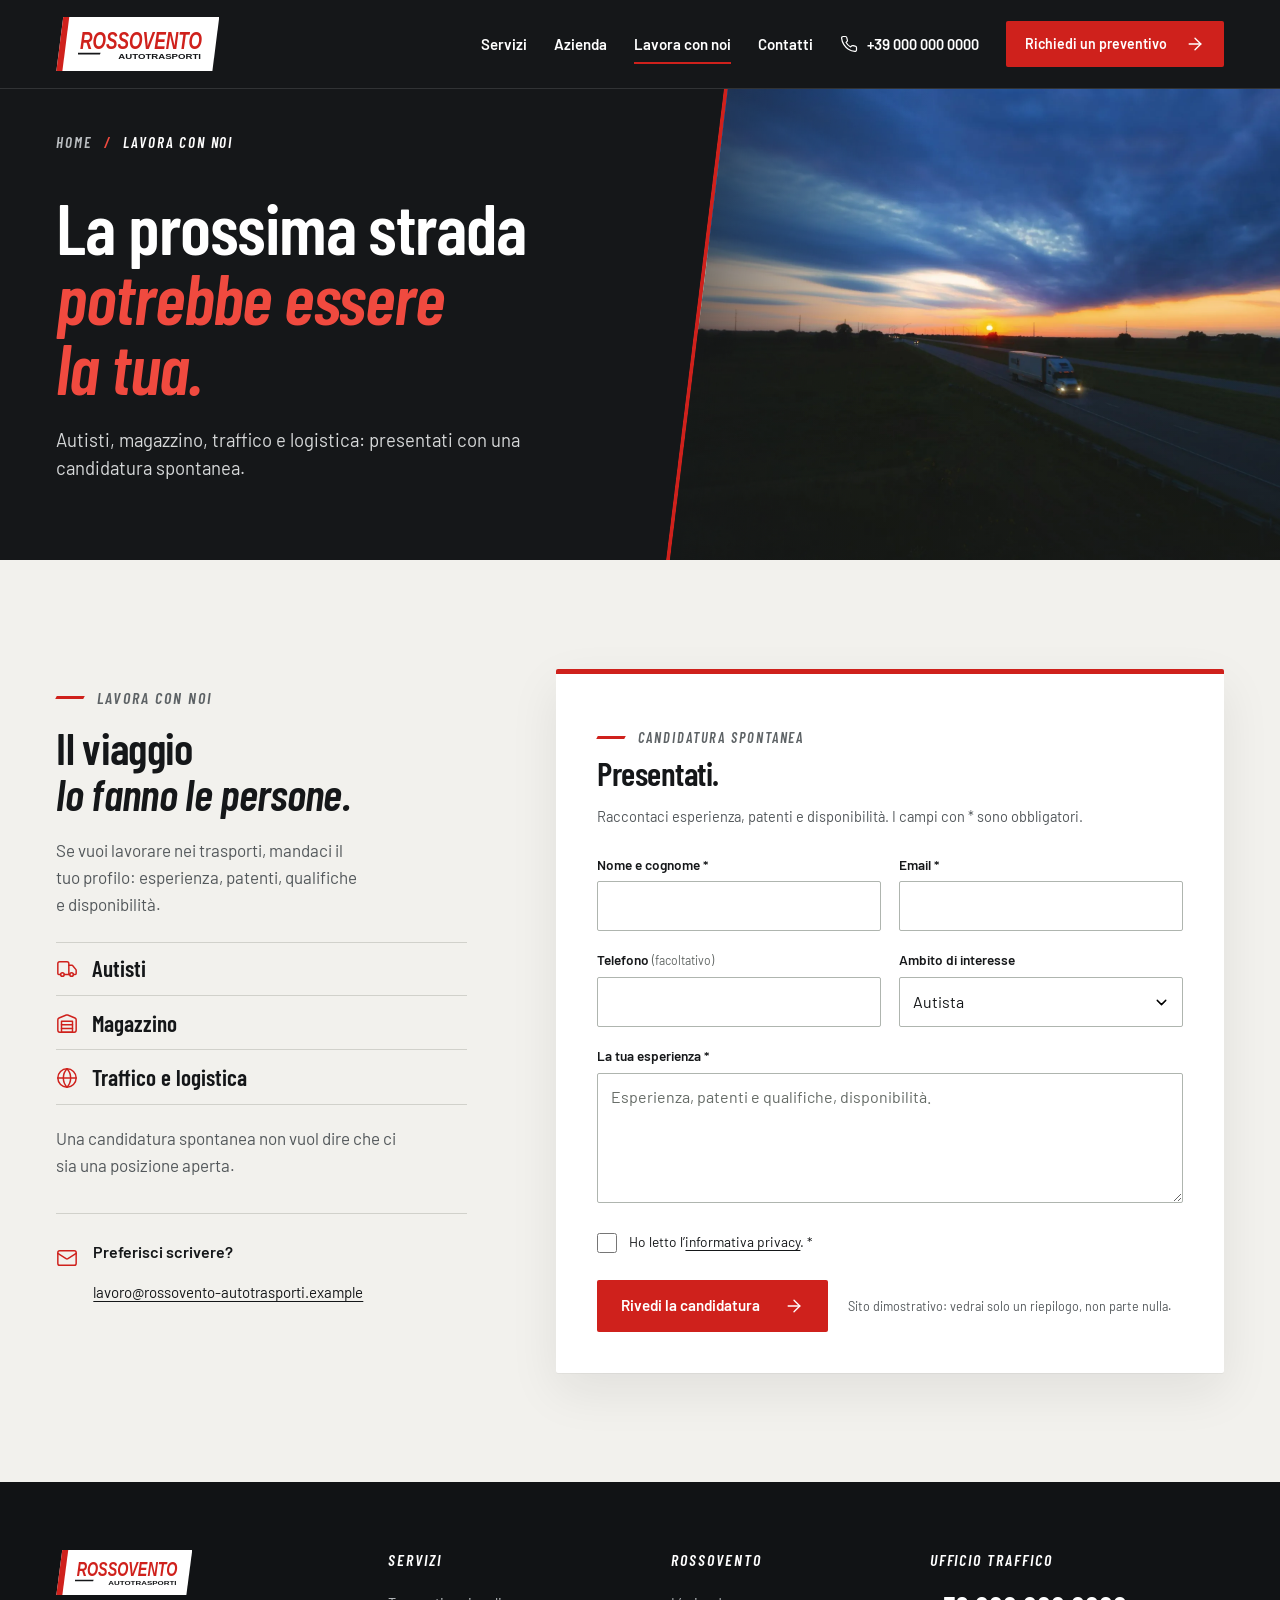
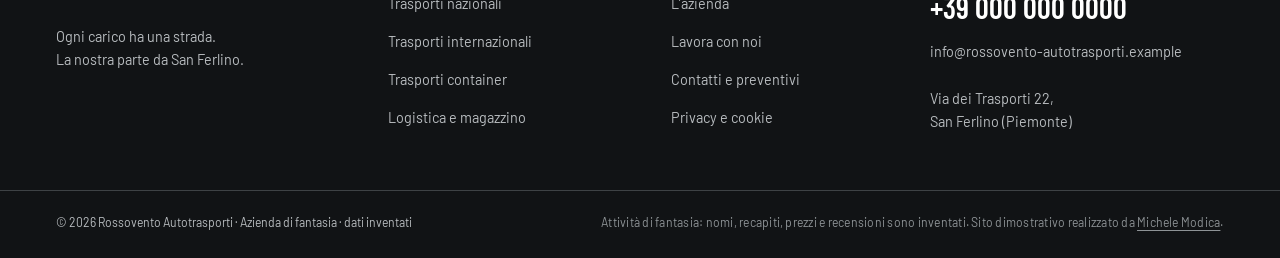
<file: lavora-con-noi.html>
<!doctype html>
<html lang="it"><head><meta charset="utf-8"><meta name="viewport" content="width=device-width, initial-scale=1, viewport-fit=cover">
<title>Lavora con noi | Rossovento</title><meta name="description" content="Candidatura spontanea per autisti, magazzino, traffico e logistica. Modulo dimostrativo."><meta name="robots" content="noindex, nofollow"><meta name="theme-color" content="#151719">
<link rel="canonical" href="https://gxmich.github.io/rossovento-autotrasporti-demo/lavora-con-noi.html"><link rel="icon" href="assets/favicon.svg" type="image/svg+xml">
<meta property="og:type" content="website"><meta property="og:locale" content="it_IT"><meta property="og:site_name" content="Rossovento Autotrasporti (demo)"><meta property="og:title" content="Lavora con noi | Rossovento"><meta property="og:description" content="Candidatura spontanea per autisti, magazzino, traffico e logistica. Modulo dimostrativo."><meta property="og:image" content="https://gxmich.github.io/rossovento-autotrasporti-demo/assets/og.jpg?v=f9fad541"><meta property="og:image:width" content="1200"><meta property="og:image:height" content="630"><meta property="og:image:alt" content="Rossovento Autotrasporti, sito dimostrativo di un’azienda di fantasia"><meta property="og:url" content="https://gxmich.github.io/rossovento-autotrasporti-demo/lavora-con-noi.html"><meta name="twitter:card" content="summary_large_image">
<link rel="preload" href="assets/fonts/barlow-condensed-600.woff2" as="font" type="font/woff2" crossorigin><link rel="preload" href="assets/fonts/barlow-condensed-600-italic.woff2" as="font" type="font/woff2" crossorigin><link rel="stylesheet" href="assets/fonts/fonts.css"><link rel="stylesheet" href="assets/site.css?v=255d3bf289">
<script type="application/ld+json">[{"@context": "https://schema.org", "@type": "Organization", "@id": "https://gxmich.github.io/rossovento-autotrasporti-demo/#organization", "name": "Rossovento Autotrasporti (azienda di fantasia)", "description": "Sito dimostrativo: azienda e dati inventati.", "url": "https://gxmich.github.io/rossovento-autotrasporti-demo/"}]</script><script src="assets/site.js?v=7d471726a3" defer></script></head>
<body class=""><a class="skip" href="#contenuto">Vai al contenuto</a>
<header class="header" data-header><div class="header-inner wrap">
  <a class="logo" href="index.html" aria-label="Rossovento Autotrasporti, home"><img src="img/logo.svg" width="250" height="81" alt="Rossovento Autotrasporti"></a>
  <nav class="desktop-nav" aria-label="Navigazione principale"><a href="servizi.html">Servizi</a><a href="azienda.html">Azienda</a><a href="lavora-con-noi.html" aria-current="page">Lavora con noi</a><a href="contatti.html">Contatti</a></nav>
  <a class="header-phone" href="tel:+390000000000" aria-label="Chiama l’ufficio traffico: +39 000 000 0000"><svg aria-hidden="true" focusable="false" class="icon icon-phone" xmlns="http://www.w3.org/2000/svg" width="24" height="24" viewBox="0 0 24 24" fill="none" stroke="currentColor" stroke-width="2" stroke-linecap="round" stroke-linejoin="round" > <path d="M22 16.92v3a2 2 0 0 1-2.18 2 19.79 19.79 0 0 1-8.63-3.07 19.5 19.5 0 0 1-6-6 19.79 19.79 0 0 1-3.07-8.67A2 2 0 0 1 4.11 2h3a2 2 0 0 1 2 1.72 12.84 12.84 0 0 0 .7 2.81 2 2 0 0 1-.45 2.11L8.09 9.91a16 16 0 0 0 6 6l1.27-1.27a2 2 0 0 1 2.11-.45 12.84 12.84 0 0 0 2.81.7A2 2 0 0 1 22 16.92z" /> </svg><span>+39 000 000 0000</span></a>
  <a class="btn btn-primary header-quote" href="contatti.html#richiesta"><span>Richiedi un preventivo</span><svg aria-hidden="true" focusable="false" class="icon icon-arrow-right" xmlns="http://www.w3.org/2000/svg" width="24" height="24" viewBox="0 0 24 24" fill="none" stroke="currentColor" stroke-width="2" stroke-linecap="round" stroke-linejoin="round" > <path d="M5 12h14" /> <path d="m12 5 7 7-7 7" /> </svg></a>
  <button class="menu-toggle" type="button" aria-expanded="false" aria-controls="menu-mobile" aria-label="Apri il menu" data-menu-toggle><span></span><span></span></button>
</div></header><noscript><nav class="fallback-nav" aria-label="Navigazione senza JavaScript"><a href="servizi.html">Servizi</a><a href="azienda.html">Azienda</a><a href="contatti.html">Contatti</a><a href="lavora-con-noi.html">Lavora con noi</a></nav></noscript>
<div class="mobile-menu" id="menu-mobile" hidden inert data-menu aria-label="Menu di navigazione">
  <nav aria-label="Navigazione mobile"><a href="index.html">Home</a><a href="servizi.html">Servizi</a><a href="azienda.html">Azienda</a><a href="lavora-con-noi.html" aria-current="page">Lavora con noi</a><a href="contatti.html">Contatti</a></nav>
  <div class="menu-contact"><p>Ufficio traffico</p><a href="tel:+390000000000">+39 000 000 0000</a><a href="mailto:info@rossovento-autotrasporti.example">info@rossovento-autotrasporti.example</a></div>
  <a class="btn btn-primary menu-quote" href="contatti.html#richiesta"><span>Richiedi un preventivo</span><svg aria-hidden="true" focusable="false" class="icon icon-arrow-right" xmlns="http://www.w3.org/2000/svg" width="24" height="24" viewBox="0 0 24 24" fill="none" stroke="currentColor" stroke-width="2" stroke-linecap="round" stroke-linejoin="round" > <path d="M5 12h14" /> <path d="m12 5 7 7-7 7" /> </svg></a>
</div><main id="contenuto" tabindex="-1"><section class="page-intro with-photo"><div class="wrap"><nav class="breadcrumb" aria-label="Percorso"><a href="index.html">Home</a><span aria-hidden="true">/</span><span aria-current="page">Lavora con noi</span></nav><div class="intro-copy"><h1>La prossima strada<br><em>potrebbe essere la&nbsp;tua.</em></h1><p class="lead">Autisti, magazzino, traffico e logistica: presentati con una candidatura spontanea.</p></div></div><div class="page-intro-photo"><div class="page-intro-frame"><img src="img/tramonto.webp" srcset="img/tramonto-900.webp 900w, img/tramonto.webp 2000w" sizes="(max-width: 1000px) 145vw, 1100px" width="2000" height="1320" alt="Strada che corre verso il tramonto" fetchpriority="high" decoding="async"></div></div></section><section class="section paper"><div class="wrap contact-layout"><aside class="contact-aside"><p class="kicker">Lavora con noi</p><h2>Il viaggio<br><em>lo fanno le persone.</em></h2><p>Se vuoi lavorare nei trasporti, mandaci il tuo profilo: esperienza, patenti, qualifiche e disponibilità.</p><ul class="role-list"><li><svg aria-hidden="true" focusable="false" class="icon icon-truck" xmlns="http://www.w3.org/2000/svg" width="24" height="24" viewBox="0 0 24 24" fill="none" stroke="currentColor" stroke-width="2" stroke-linecap="round" stroke-linejoin="round" > <path d="M14 18V6a2 2 0 0 0-2-2H4a2 2 0 0 0-2 2v11a1 1 0 0 0 1 1h2" /> <path d="M15 18H9" /> <path d="M19 18h2a1 1 0 0 0 1-1v-3.65a1 1 0 0 0-.22-.624l-3.48-4.35A1 1 0 0 0 17.52 8H14" /> <circle cx="17" cy="18" r="2" /> <circle cx="7" cy="18" r="2" /> </svg><span>Autisti</span></li><li><svg aria-hidden="true" focusable="false" class="icon icon-warehouse" xmlns="http://www.w3.org/2000/svg" width="24" height="24" viewBox="0 0 24 24" fill="none" stroke="currentColor" stroke-width="2" stroke-linecap="round" stroke-linejoin="round" > <path d="M22 8.35V20a2 2 0 0 1-2 2H4a2 2 0 0 1-2-2V8.35A2 2 0 0 1 3.26 6.5l8-3.2a2 2 0 0 1 1.48 0l8 3.2A2 2 0 0 1 22 8.35Z" /> <path d="M6 18h12" /> <path d="M6 14h12" /> <rect width="12" height="12" x="6" y="10" /> </svg><span>Magazzino</span></li><li><svg aria-hidden="true" focusable="false" class="icon icon-globe" xmlns="http://www.w3.org/2000/svg" width="24" height="24" viewBox="0 0 24 24" fill="none" stroke="currentColor" stroke-width="2" stroke-linecap="round" stroke-linejoin="round" > <circle cx="12" cy="12" r="10" /> <path d="M12 2a14.5 14.5 0 0 0 0 20 14.5 14.5 0 0 0 0-20" /> <path d="M2 12h20" /> </svg><span>Traffico e logistica</span></li></ul><p>Una candidatura spontanea non vuol dire che ci sia una posizione aperta.</p><div class="address-block"><svg aria-hidden="true" focusable="false" class="icon icon-mail" xmlns="http://www.w3.org/2000/svg" width="24" height="24" viewBox="0 0 24 24" fill="none" stroke="currentColor" stroke-width="2" stroke-linecap="round" stroke-linejoin="round" > <rect width="20" height="16" x="2" y="4" rx="2" /> <path d="m22 7-8.97 5.7a1.94 1.94 0 0 1-2.06 0L2 7" /> </svg><div><h3>Preferisci scrivere?</h3><a href="mailto:lavoro@rossovento-autotrasporti.example">lavoro@rossovento-autotrasporti.example</a></div></div></aside><form class="request-form" id="candidatura" data-request-form data-kind="career" novalidate><div data-form-fields><div class="form-heading"><p class="kicker">Candidatura spontanea</p><h2>Presentati.</h2><p>Raccontaci esperienza, patenti e disponibilità. I&nbsp;campi con&nbsp;* sono obbligatori.</p></div><p class="form-error-summary" data-error-summary role="alert" hidden></p><div class="field-grid"><div class="field"><label for="f-nome">Nome e cognome <span aria-hidden="true">*</span></label><input id="f-nome" name="nome" required autocomplete="name" aria-describedby="f-nome-error" placeholder="" type="text" maxlength="180"><small class="field-error" id="f-nome-error" hidden></small></div><div class="field"><label for="f-email">Email <span aria-hidden="true">*</span></label><input id="f-email" name="email" required autocomplete="email" aria-describedby="f-email-error" placeholder="" type="email" maxlength="180"><small class="field-error" id="f-email-error" hidden></small></div><div class="field"><label for="f-telefono">Telefono <span class="optional">(facoltativo)</span></label><input id="f-telefono" name="telefono" autocomplete="tel" aria-describedby="f-telefono-error" placeholder="" type="tel" maxlength="180"><small class="field-error" id="f-telefono-error" hidden></small></div><div class="field"><label for="f-ruolo">Ambito di interesse</label><select id="f-ruolo" name="ruolo"><option value="Autista">Autista</option><option value="Magazzino">Magazzino</option><option value="Traffico e logistica">Traffico e logistica</option><option value="Altro">Altro</option></select></div></div><div class="field"><label for="f-esperienza">La tua esperienza <span aria-hidden="true">*</span></label><textarea id="f-esperienza" name="esperienza" required aria-describedby="f-esperienza-error" placeholder="Esperienza, patenti e qualifiche, disponibilità." rows="4" maxlength="2500"></textarea><small class="field-error" id="f-esperienza-error" hidden></small></div><div class="privacy-field"><label for="f-privacy"><input id="f-privacy" type="checkbox" name="privacy" required aria-describedby="f-privacy-error"><span>Ho letto l’<a href="privacy.html" target="_blank" rel="noopener">informativa privacy</a>. <span aria-hidden="true">*</span></span></label><small id="f-privacy-error" class="field-error" hidden></small></div><div class="form-submit"><button class="btn btn-primary" type="submit" disabled>Rivedi la candidatura <svg aria-hidden="true" focusable="false" class="icon icon-arrow-right" xmlns="http://www.w3.org/2000/svg" width="24" height="24" viewBox="0 0 24 24" fill="none" stroke="currentColor" stroke-width="2" stroke-linecap="round" stroke-linejoin="round" > <path d="M5 12h14" /> <path d="m12 5 7 7-7 7" /> </svg></button><p>Sito dimostrativo: vedrai solo un riepilogo, non parte nulla.</p></div></div><section class="form-summary" data-form-summary hidden aria-labelledby="summary-title"><div class="summary-check"><svg aria-hidden="true" focusable="false" class="icon icon-check" xmlns="http://www.w3.org/2000/svg" width="24" height="24" viewBox="0 0 24 24" fill="none" stroke="currentColor" stroke-width="2" stroke-linecap="round" stroke-linejoin="round" > <path d="M20 6 9 17l-5-5" /> </svg></div><h2 id="summary-title" tabindex="-1">Ecco la tua candidatura.</h2><p>Controlla i dati. In un sito vero da qui partirebbe la candidatura; in questa demo nulla viene inviato e puoi solo scaricare il riepilogo.</p><dl data-summary-list></dl><div class="summary-actions"><button class="btn btn-outline" type="button" data-edit-request>Modifica i dati</button><button class="text-link" type="button" data-download-summary>Scarica il riepilogo <svg aria-hidden="true" focusable="false" class="icon icon-download" xmlns="http://www.w3.org/2000/svg" width="24" height="24" viewBox="0 0 24 24" fill="none" stroke="currentColor" stroke-width="2" stroke-linecap="round" stroke-linejoin="round" > <path d="M21 15v4a2 2 0 0 1-2 2H5a2 2 0 0 1-2-2v-4" /> <polyline points="7 10 12 15 17 10" /> <line x1="12" x2="12" y1="15" y2="3" /> </svg></button></div><p class="summary-fallback">Sito dimostrativo: i dati restano nel tuo browser.</p></section><noscript><p>Per vedere il riepilogo serve JavaScript.</p></noscript></form></div></section></main><footer class="footer"><div class="wrap footer-top">
  <div class="footer-brand"><a class="logo" href="index.html"><img src="img/logo.svg" width="250" height="81" alt="Rossovento Autotrasporti, home"></a><p>Ogni carico ha una strada.<br>La nostra parte da San Ferlino.</p></div>
  <div><h2>Servizi</h2><ul><li><a href="servizio-nazionali.html">Trasporti nazionali</a></li><li><a href="servizio-internazionali.html">Trasporti internazionali</a></li><li><a href="servizio-container.html">Trasporti container</a></li><li><a href="servizio-logistica.html">Logistica e magazzino</a></li></ul></div>
  <div><h2>Rossovento</h2><ul><li><a href="azienda.html">L’azienda</a></li><li><a href="lavora-con-noi.html">Lavora con noi</a></li><li><a href="contatti.html">Contatti e preventivi</a></li><li><a href="privacy.html">Privacy e cookie</a></li></ul></div>
  <div class="footer-contact"><h2>Ufficio traffico</h2><a class="footer-tel" href="tel:+390000000000">+39 000 000 0000</a><a href="mailto:info@rossovento-autotrasporti.example">info@rossovento-autotrasporti.example</a><p>Via dei Trasporti&nbsp;22, San&nbsp;Ferlino (Piemonte)</p></div>
</div><div class="wrap footer-bottom"><p>© <span data-year>2026</span> Rossovento Autotrasporti&nbsp;· Azienda di fantasia&nbsp;· dati inventati</p><p class="footer-preview">Attività di fantasia: nomi, recapiti, prezzi e recensioni sono inventati. Sito dimostrativo realizzato da <a href="https://www.modicamichele.it">Michele Modica</a>.</p></div></footer>
<nav class="mobile-actions" aria-label="Azioni rapide"><a href="mailto:lavoro@rossovento-autotrasporti.example"><svg aria-hidden="true" focusable="false" class="icon icon-mail" xmlns="http://www.w3.org/2000/svg" width="24" height="24" viewBox="0 0 24 24" fill="none" stroke="currentColor" stroke-width="2" stroke-linecap="round" stroke-linejoin="round" > <rect width="20" height="16" x="2" y="4" rx="2" /> <path d="m22 7-8.97 5.7a1.94 1.94 0 0 1-2.06 0L2 7" /> </svg>Scrivi</a><a href="#candidatura">Candidati <svg aria-hidden="true" focusable="false" class="icon icon-arrow-right" xmlns="http://www.w3.org/2000/svg" width="24" height="24" viewBox="0 0 24 24" fill="none" stroke="currentColor" stroke-width="2" stroke-linecap="round" stroke-linejoin="round" > <path d="M5 12h14" /> <path d="m12 5 7 7-7 7" /> </svg></a></nav></body></html>
</file>
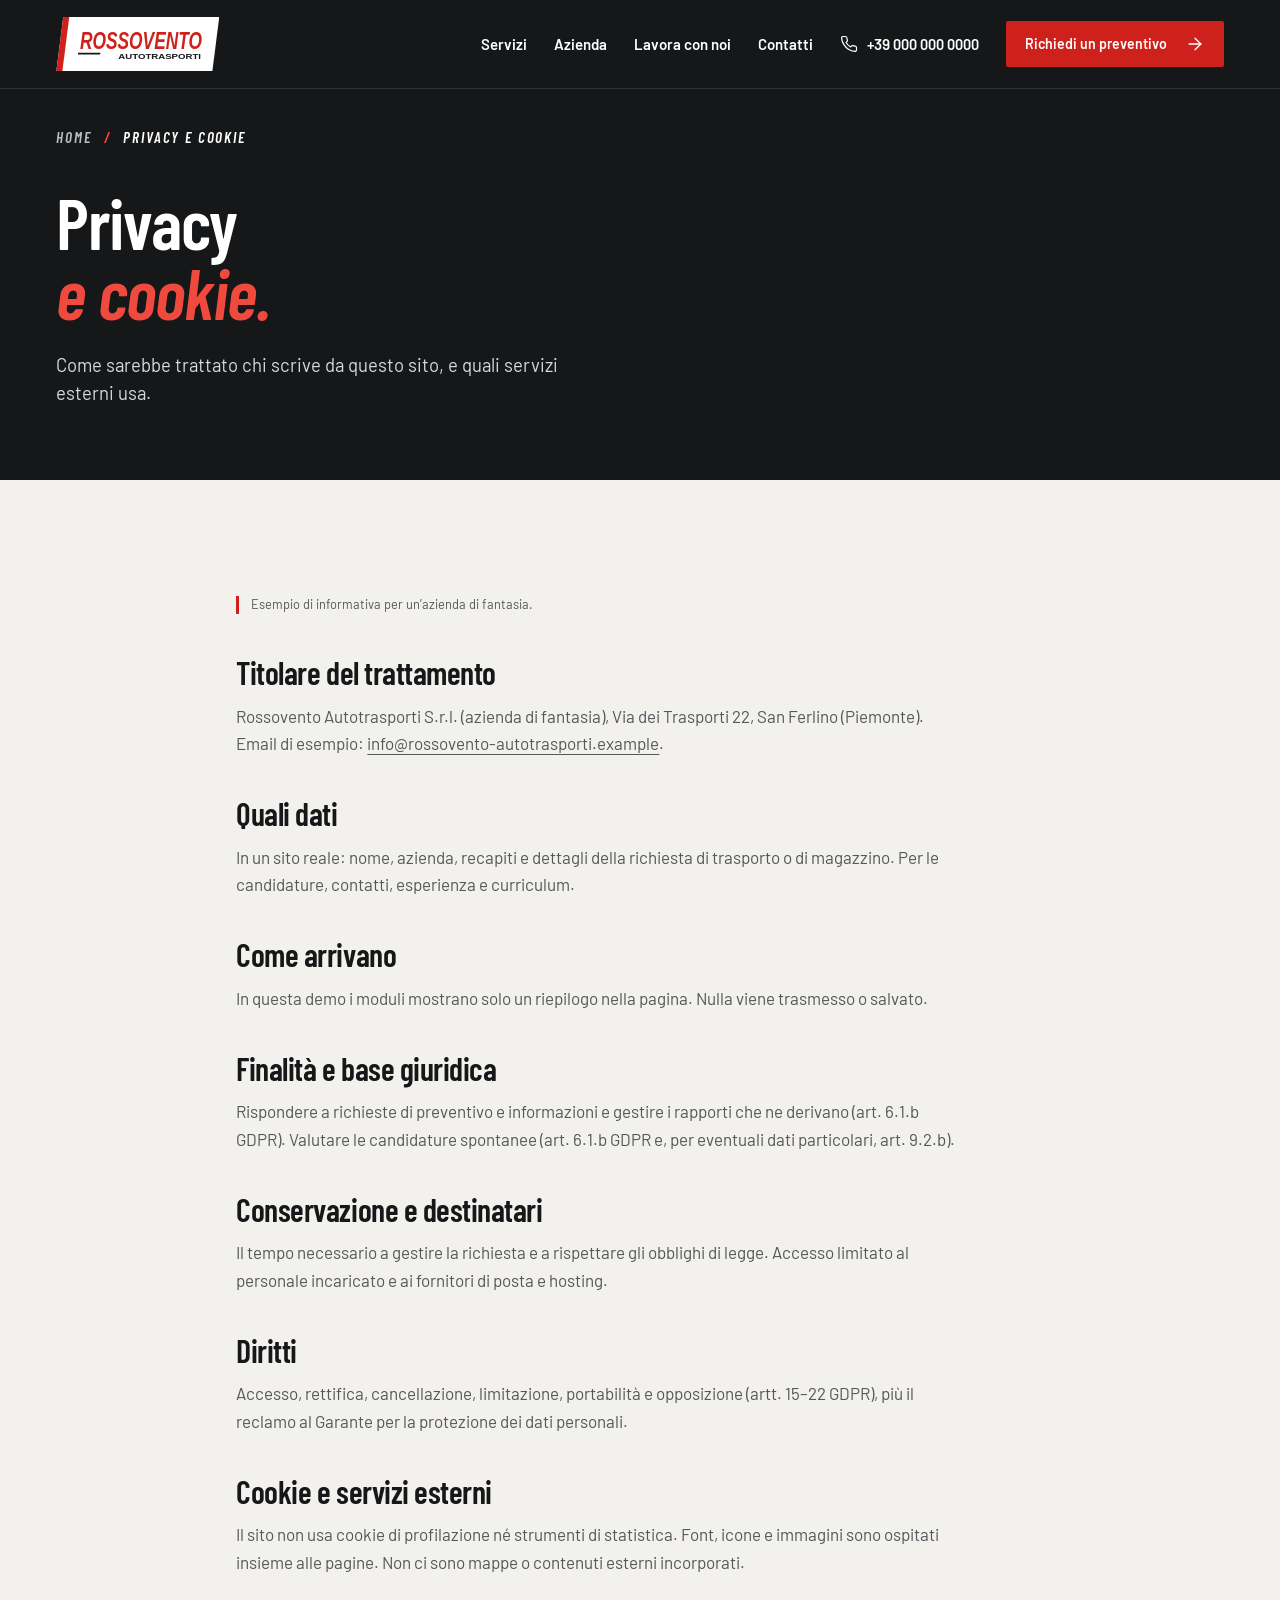
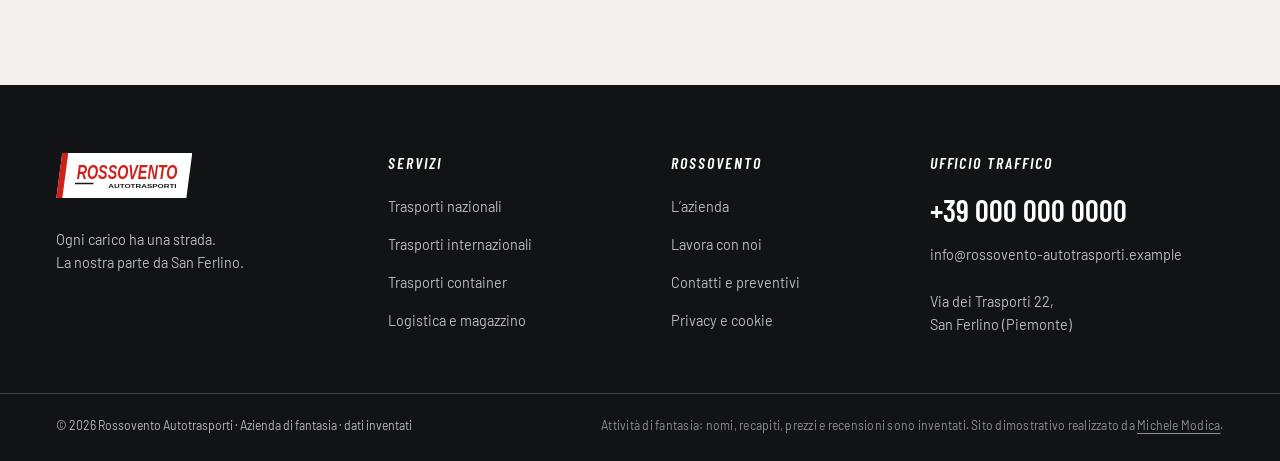
<file: privacy.html>
<!doctype html>
<html lang="it"><head><meta charset="utf-8"><meta name="viewport" content="width=device-width, initial-scale=1, viewport-fit=cover">
<title>Privacy e cookie | Rossovento</title><meta name="description" content="Esempio di informativa privacy per il sito dimostrativo di un’azienda di fantasia."><meta name="robots" content="noindex, nofollow"><meta name="theme-color" content="#151719">
<link rel="canonical" href="https://gxmich.github.io/rossovento-autotrasporti-demo/privacy.html"><link rel="icon" href="assets/favicon.svg" type="image/svg+xml">
<meta property="og:type" content="website"><meta property="og:locale" content="it_IT"><meta property="og:site_name" content="Rossovento Autotrasporti (demo)"><meta property="og:title" content="Privacy e cookie | Rossovento"><meta property="og:description" content="Esempio di informativa privacy per il sito dimostrativo di un’azienda di fantasia."><meta property="og:image" content="https://gxmich.github.io/rossovento-autotrasporti-demo/assets/og.jpg?v=f9fad541"><meta property="og:image:width" content="1200"><meta property="og:image:height" content="630"><meta property="og:image:alt" content="Rossovento Autotrasporti, sito dimostrativo di un’azienda di fantasia"><meta property="og:url" content="https://gxmich.github.io/rossovento-autotrasporti-demo/privacy.html"><meta name="twitter:card" content="summary_large_image">
<link rel="preload" href="assets/fonts/barlow-condensed-600.woff2" as="font" type="font/woff2" crossorigin><link rel="preload" href="assets/fonts/barlow-condensed-600-italic.woff2" as="font" type="font/woff2" crossorigin><link rel="stylesheet" href="assets/fonts/fonts.css"><link rel="stylesheet" href="assets/site.css?v=255d3bf289">
<script type="application/ld+json">[{"@context": "https://schema.org", "@type": "Organization", "@id": "https://gxmich.github.io/rossovento-autotrasporti-demo/#organization", "name": "Rossovento Autotrasporti (azienda di fantasia)", "description": "Sito dimostrativo: azienda e dati inventati.", "url": "https://gxmich.github.io/rossovento-autotrasporti-demo/"}]</script><script src="assets/site.js?v=7d471726a3" defer></script></head>
<body class=""><a class="skip" href="#contenuto">Vai al contenuto</a>
<header class="header" data-header><div class="header-inner wrap">
  <a class="logo" href="index.html" aria-label="Rossovento Autotrasporti, home"><img src="img/logo.svg" width="250" height="81" alt="Rossovento Autotrasporti"></a>
  <nav class="desktop-nav" aria-label="Navigazione principale"><a href="servizi.html">Servizi</a><a href="azienda.html">Azienda</a><a href="lavora-con-noi.html">Lavora con noi</a><a href="contatti.html">Contatti</a></nav>
  <a class="header-phone" href="tel:+390000000000" aria-label="Chiama l’ufficio traffico: +39 000 000 0000"><svg aria-hidden="true" focusable="false" class="icon icon-phone" xmlns="http://www.w3.org/2000/svg" width="24" height="24" viewBox="0 0 24 24" fill="none" stroke="currentColor" stroke-width="2" stroke-linecap="round" stroke-linejoin="round" > <path d="M22 16.92v3a2 2 0 0 1-2.18 2 19.79 19.79 0 0 1-8.63-3.07 19.5 19.5 0 0 1-6-6 19.79 19.79 0 0 1-3.07-8.67A2 2 0 0 1 4.11 2h3a2 2 0 0 1 2 1.72 12.84 12.84 0 0 0 .7 2.81 2 2 0 0 1-.45 2.11L8.09 9.91a16 16 0 0 0 6 6l1.27-1.27a2 2 0 0 1 2.11-.45 12.84 12.84 0 0 0 2.81.7A2 2 0 0 1 22 16.92z" /> </svg><span>+39 000 000 0000</span></a>
  <a class="btn btn-primary header-quote" href="contatti.html#richiesta"><span>Richiedi un preventivo</span><svg aria-hidden="true" focusable="false" class="icon icon-arrow-right" xmlns="http://www.w3.org/2000/svg" width="24" height="24" viewBox="0 0 24 24" fill="none" stroke="currentColor" stroke-width="2" stroke-linecap="round" stroke-linejoin="round" > <path d="M5 12h14" /> <path d="m12 5 7 7-7 7" /> </svg></a>
  <button class="menu-toggle" type="button" aria-expanded="false" aria-controls="menu-mobile" aria-label="Apri il menu" data-menu-toggle><span></span><span></span></button>
</div></header><noscript><nav class="fallback-nav" aria-label="Navigazione senza JavaScript"><a href="servizi.html">Servizi</a><a href="azienda.html">Azienda</a><a href="contatti.html">Contatti</a><a href="lavora-con-noi.html">Lavora con noi</a></nav></noscript>
<div class="mobile-menu" id="menu-mobile" hidden inert data-menu aria-label="Menu di navigazione">
  <nav aria-label="Navigazione mobile"><a href="index.html">Home</a><a href="servizi.html">Servizi</a><a href="azienda.html">Azienda</a><a href="lavora-con-noi.html">Lavora con noi</a><a href="contatti.html">Contatti</a></nav>
  <div class="menu-contact"><p>Ufficio traffico</p><a href="tel:+390000000000">+39 000 000 0000</a><a href="mailto:info@rossovento-autotrasporti.example">info@rossovento-autotrasporti.example</a></div>
  <a class="btn btn-primary menu-quote" href="contatti.html#richiesta"><span>Richiedi un preventivo</span><svg aria-hidden="true" focusable="false" class="icon icon-arrow-right" xmlns="http://www.w3.org/2000/svg" width="24" height="24" viewBox="0 0 24 24" fill="none" stroke="currentColor" stroke-width="2" stroke-linecap="round" stroke-linejoin="round" > <path d="M5 12h14" /> <path d="m12 5 7 7-7 7" /> </svg></a>
</div><main id="contenuto" tabindex="-1"><section class="page-intro "><div class="wrap"><nav class="breadcrumb" aria-label="Percorso"><a href="index.html">Home</a><span aria-hidden="true">/</span><span aria-current="page">Privacy e cookie</span></nav><div class="intro-copy"><h1>Privacy<br><em>e cookie.</em></h1><p class="lead">Come sarebbe trattato chi scrive da questo sito, e quali servizi esterni usa.</p></div></div></section><section class="section paper"><article class="wrap legal-content"><p class="draft-note">Esempio di informativa per un’azienda di fantasia.</p><h2>Titolare del trattamento</h2><p>Rossovento Autotrasporti S.r.l. (azienda di fantasia), Via dei Trasporti&nbsp;22, San&nbsp;Ferlino (Piemonte). Email di esempio: <a href="mailto:info@rossovento-autotrasporti.example">info@rossovento-autotrasporti.example</a>.</p><h2>Quali dati</h2><p>In un sito reale: nome, azienda, recapiti e dettagli della richiesta di trasporto o di magazzino. Per le candidature, contatti, esperienza e curriculum.</p><h2>Come arrivano</h2><p>In questa demo i moduli mostrano solo un riepilogo nella pagina. Nulla viene trasmesso o salvato.</p><h2>Finalità e base giuridica</h2><p>Rispondere a richieste di preventivo e informazioni e gestire i rapporti che ne derivano (art. 6.1.b GDPR). Valutare le candidature spontanee (art. 6.1.b GDPR e, per eventuali dati particolari, art. 9.2.b).</p><h2>Conservazione e destinatari</h2><p>Il tempo necessario a gestire la richiesta e a rispettare gli obblighi di legge. Accesso limitato al personale incaricato e ai fornitori di posta e hosting.</p><h2>Diritti</h2><p>Accesso, rettifica, cancellazione, limitazione, portabilità e opposizione (artt. 15–22 GDPR), più il reclamo al Garante per la protezione dei dati personali.</p><h2>Cookie e servizi esterni</h2><p>Il sito non usa cookie di profilazione né strumenti di statistica. Font, icone e immagini sono ospitati insieme alle pagine. Non ci sono mappe o contenuti esterni incorporati.</p></article></section></main><footer class="footer"><div class="wrap footer-top">
  <div class="footer-brand"><a class="logo" href="index.html"><img src="img/logo.svg" width="250" height="81" alt="Rossovento Autotrasporti, home"></a><p>Ogni carico ha una strada.<br>La nostra parte da San Ferlino.</p></div>
  <div><h2>Servizi</h2><ul><li><a href="servizio-nazionali.html">Trasporti nazionali</a></li><li><a href="servizio-internazionali.html">Trasporti internazionali</a></li><li><a href="servizio-container.html">Trasporti container</a></li><li><a href="servizio-logistica.html">Logistica e magazzino</a></li></ul></div>
  <div><h2>Rossovento</h2><ul><li><a href="azienda.html">L’azienda</a></li><li><a href="lavora-con-noi.html">Lavora con noi</a></li><li><a href="contatti.html">Contatti e preventivi</a></li><li><a href="privacy.html">Privacy e cookie</a></li></ul></div>
  <div class="footer-contact"><h2>Ufficio traffico</h2><a class="footer-tel" href="tel:+390000000000">+39 000 000 0000</a><a href="mailto:info@rossovento-autotrasporti.example">info@rossovento-autotrasporti.example</a><p>Via dei Trasporti&nbsp;22, San&nbsp;Ferlino (Piemonte)</p></div>
</div><div class="wrap footer-bottom"><p>© <span data-year>2026</span> Rossovento Autotrasporti&nbsp;· Azienda di fantasia&nbsp;· dati inventati</p><p class="footer-preview">Attività di fantasia: nomi, recapiti, prezzi e recensioni sono inventati. Sito dimostrativo realizzato da <a href="https://www.modicamichele.it">Michele Modica</a>.</p></div></footer>
<nav class="mobile-actions" aria-label="Azioni rapide"><a href="tel:+390000000000"><svg aria-hidden="true" focusable="false" class="icon icon-phone" xmlns="http://www.w3.org/2000/svg" width="24" height="24" viewBox="0 0 24 24" fill="none" stroke="currentColor" stroke-width="2" stroke-linecap="round" stroke-linejoin="round" > <path d="M22 16.92v3a2 2 0 0 1-2.18 2 19.79 19.79 0 0 1-8.63-3.07 19.5 19.5 0 0 1-6-6 19.79 19.79 0 0 1-3.07-8.67A2 2 0 0 1 4.11 2h3a2 2 0 0 1 2 1.72 12.84 12.84 0 0 0 .7 2.81 2 2 0 0 1-.45 2.11L8.09 9.91a16 16 0 0 0 6 6l1.27-1.27a2 2 0 0 1 2.11-.45 12.84 12.84 0 0 0 2.81.7A2 2 0 0 1 22 16.92z" /> </svg>Chiama il traffico</a><a href="contatti.html#richiesta">Preventivo <svg aria-hidden="true" focusable="false" class="icon icon-arrow-right" xmlns="http://www.w3.org/2000/svg" width="24" height="24" viewBox="0 0 24 24" fill="none" stroke="currentColor" stroke-width="2" stroke-linecap="round" stroke-linejoin="round" > <path d="M5 12h14" /> <path d="m12 5 7 7-7 7" /> </svg></a></nav></body></html>
</file>
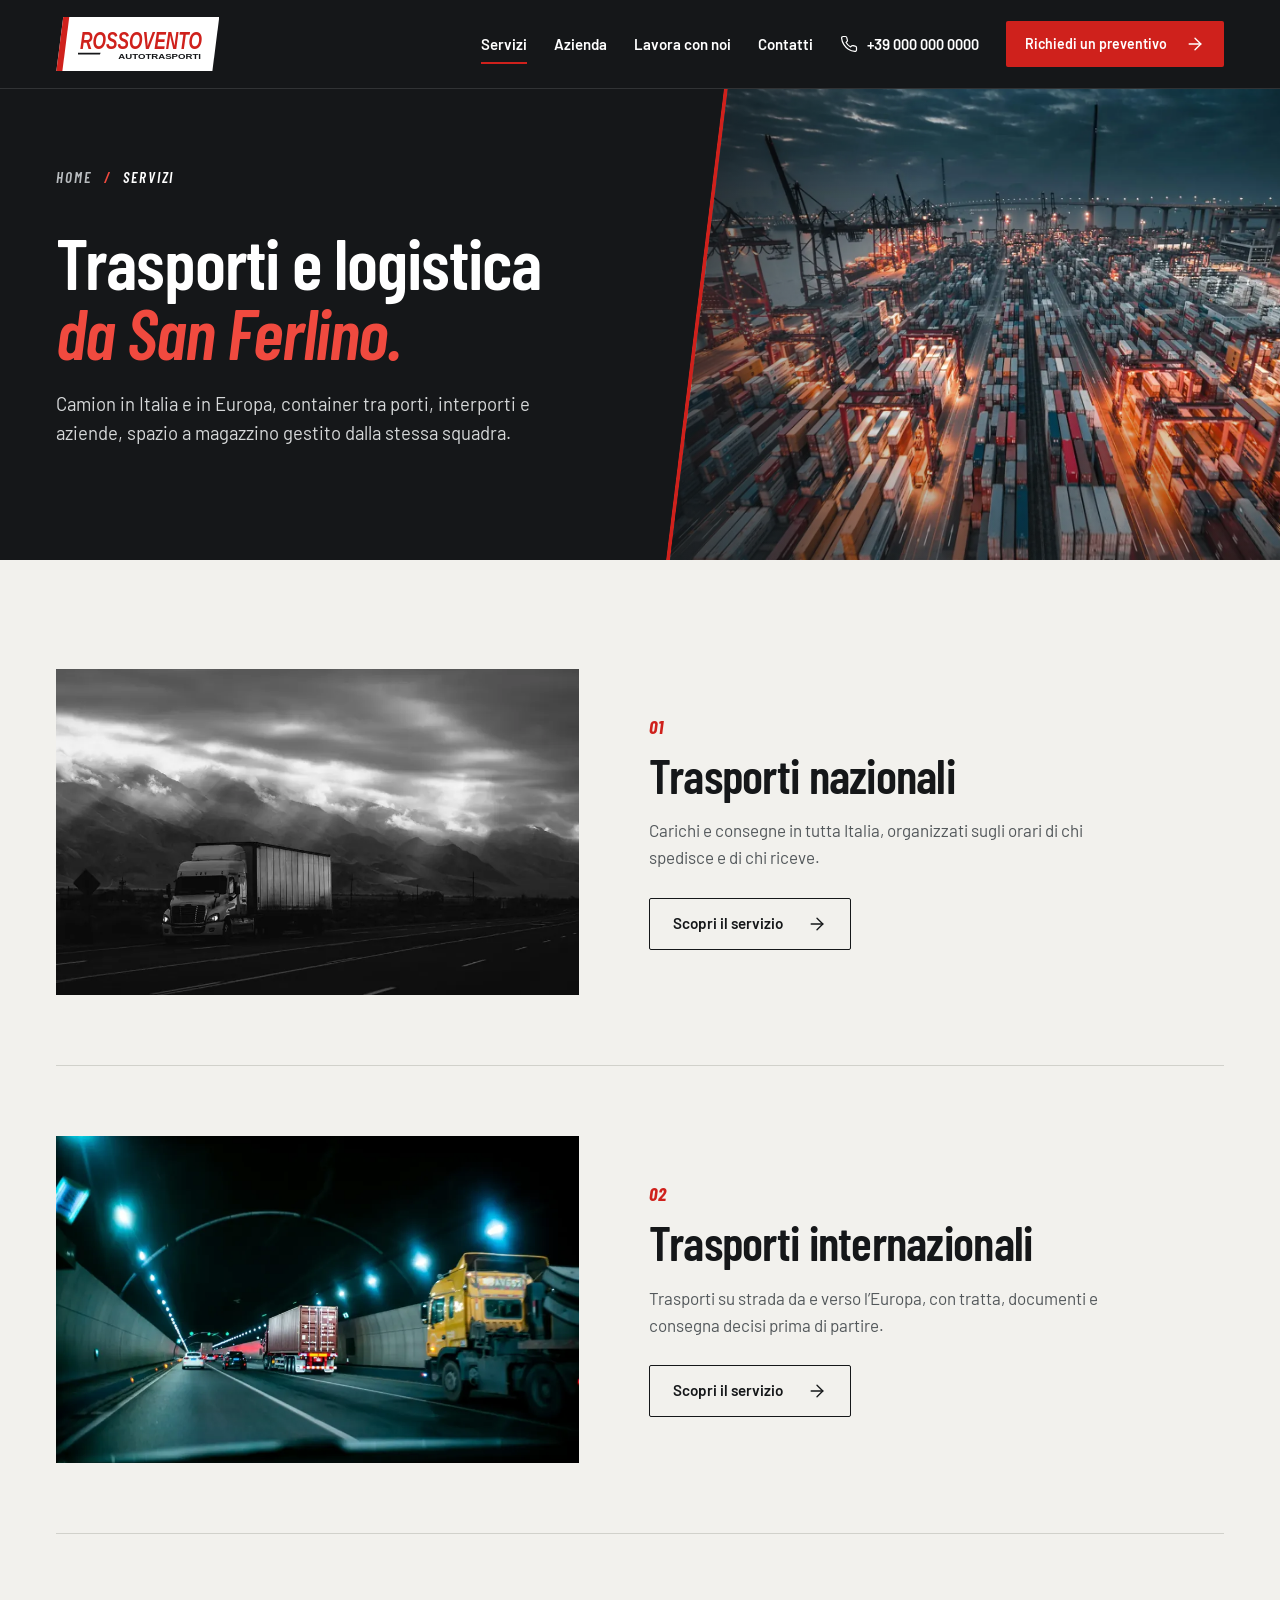
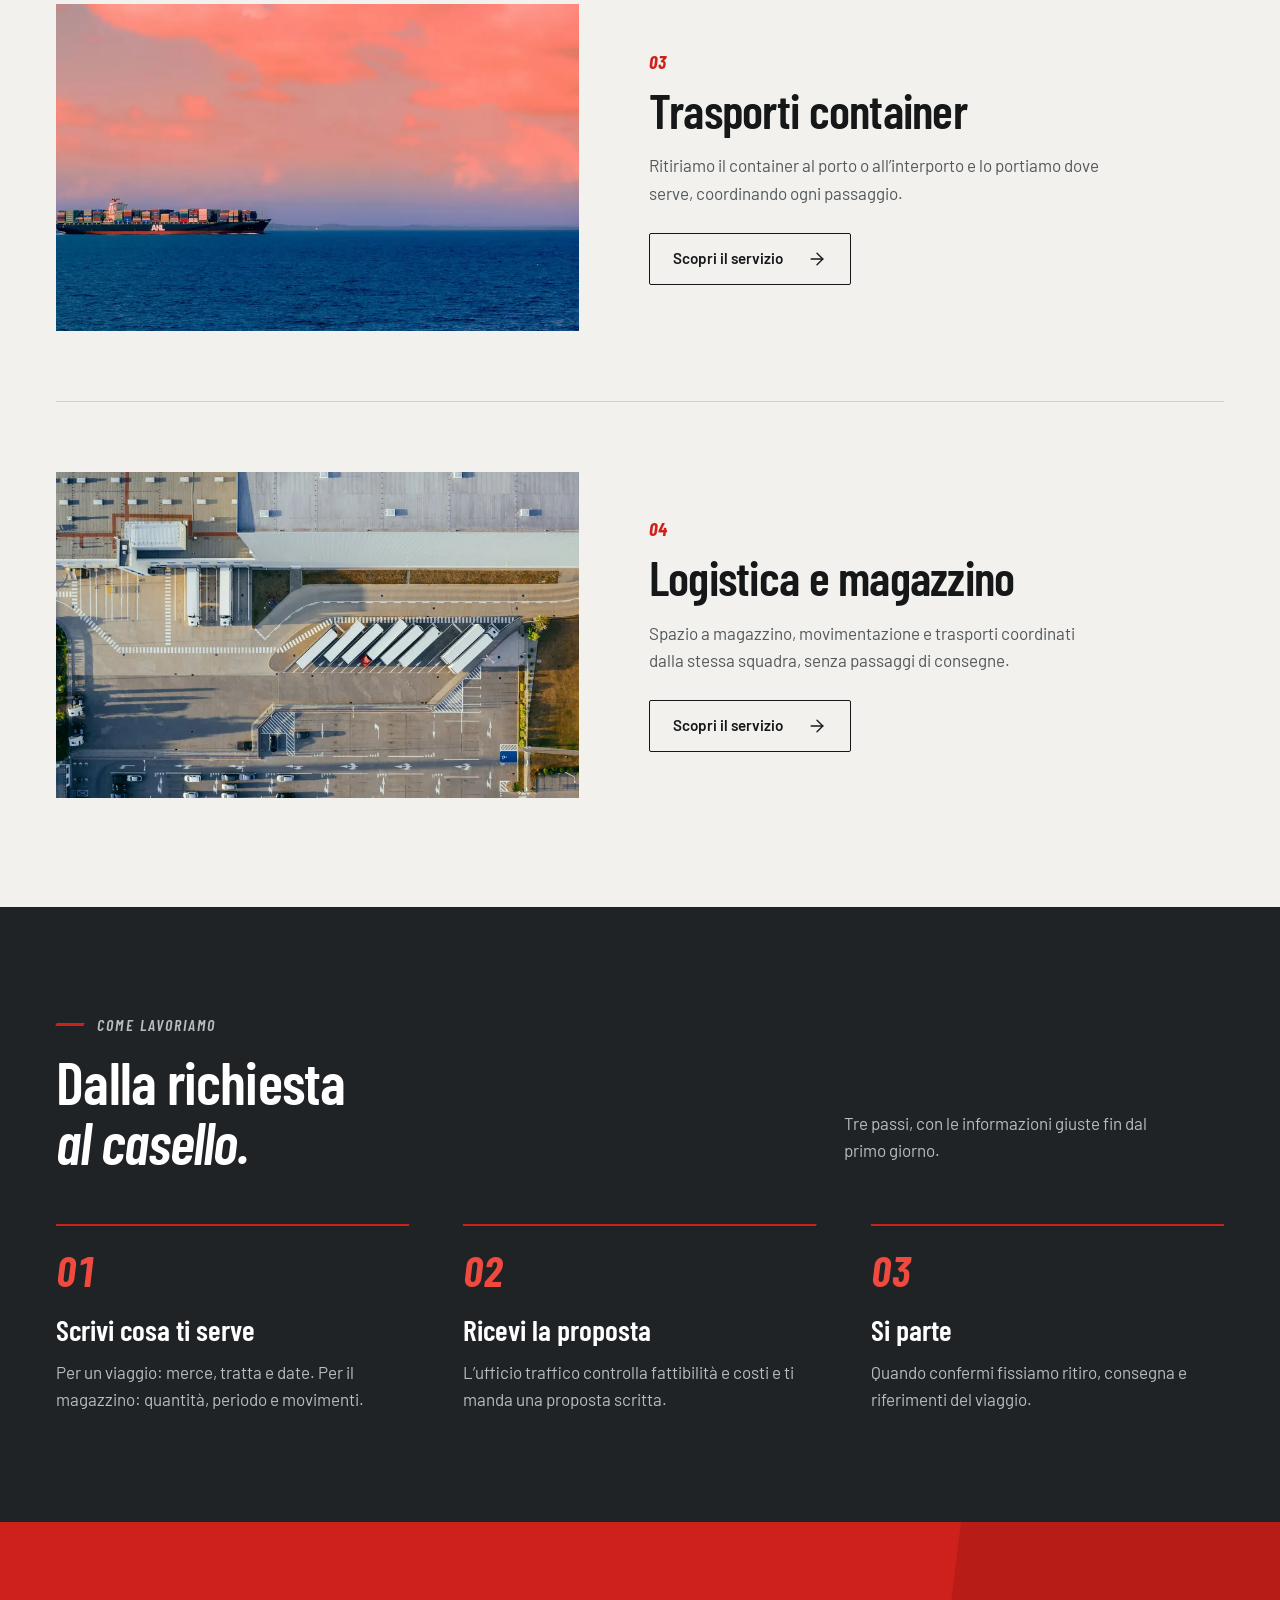
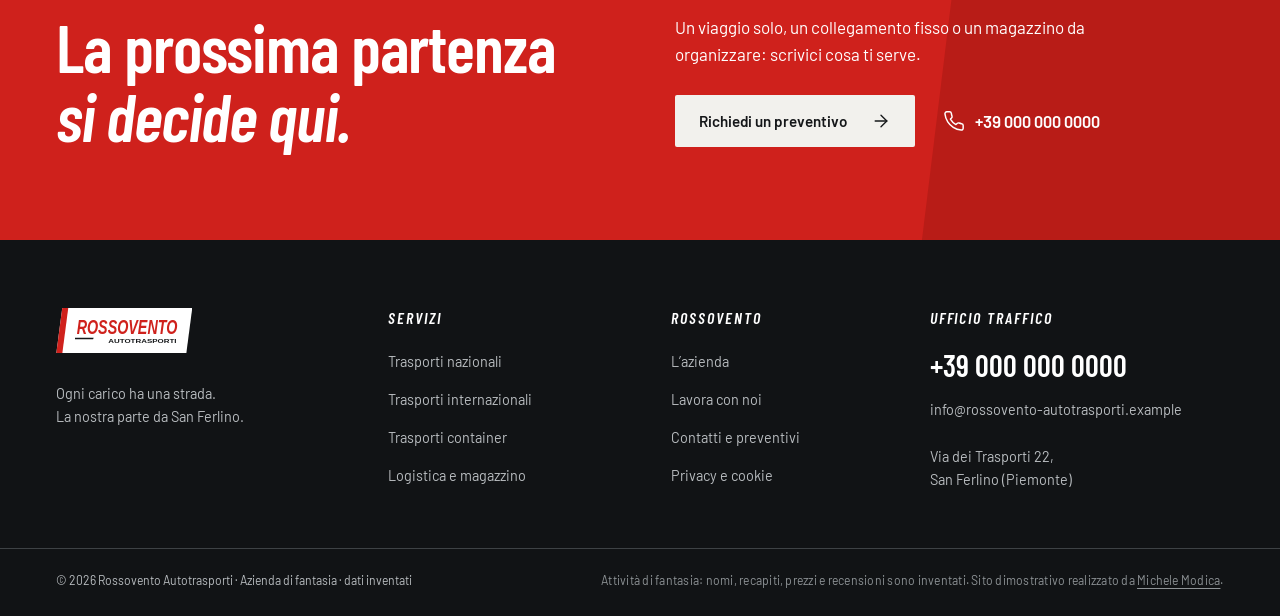
<file: servizi.html>
<!doctype html>
<html lang="it"><head><meta charset="utf-8"><meta name="viewport" content="width=device-width, initial-scale=1, viewport-fit=cover">
<title>Servizi di trasporto e logistica | Rossovento</title><meta name="description" content="Trasporti nazionali e internazionali, container, logistica e magazzino: i quattro servizi di Rossovento Autotrasporti (azienda di fantasia)."><meta name="robots" content="noindex, nofollow"><meta name="theme-color" content="#151719">
<link rel="canonical" href="https://gxmich.github.io/rossovento-autotrasporti-demo/servizi.html"><link rel="icon" href="assets/favicon.svg" type="image/svg+xml">
<meta property="og:type" content="website"><meta property="og:locale" content="it_IT"><meta property="og:site_name" content="Rossovento Autotrasporti (demo)"><meta property="og:title" content="Servizi di trasporto e logistica | Rossovento"><meta property="og:description" content="Trasporti nazionali e internazionali, container, logistica e magazzino: i quattro servizi di Rossovento Autotrasporti (azienda di fantasia)."><meta property="og:image" content="https://gxmich.github.io/rossovento-autotrasporti-demo/assets/og.jpg?v=f9fad541"><meta property="og:image:width" content="1200"><meta property="og:image:height" content="630"><meta property="og:image:alt" content="Rossovento Autotrasporti, sito dimostrativo di un’azienda di fantasia"><meta property="og:url" content="https://gxmich.github.io/rossovento-autotrasporti-demo/servizi.html"><meta name="twitter:card" content="summary_large_image">
<link rel="preload" href="assets/fonts/barlow-condensed-600.woff2" as="font" type="font/woff2" crossorigin><link rel="preload" href="assets/fonts/barlow-condensed-600-italic.woff2" as="font" type="font/woff2" crossorigin><link rel="stylesheet" href="assets/fonts/fonts.css"><link rel="stylesheet" href="assets/site.css?v=255d3bf289">
<script type="application/ld+json">[{"@context": "https://schema.org", "@type": "Organization", "@id": "https://gxmich.github.io/rossovento-autotrasporti-demo/#organization", "name": "Rossovento Autotrasporti (azienda di fantasia)", "description": "Sito dimostrativo: azienda e dati inventati.", "url": "https://gxmich.github.io/rossovento-autotrasporti-demo/"}]</script><script src="assets/site.js?v=7d471726a3" defer></script></head>
<body class=""><a class="skip" href="#contenuto">Vai al contenuto</a>
<header class="header" data-header><div class="header-inner wrap">
  <a class="logo" href="index.html" aria-label="Rossovento Autotrasporti, home"><img src="img/logo.svg" width="250" height="81" alt="Rossovento Autotrasporti"></a>
  <nav class="desktop-nav" aria-label="Navigazione principale"><a href="servizi.html" aria-current="page">Servizi</a><a href="azienda.html">Azienda</a><a href="lavora-con-noi.html">Lavora con noi</a><a href="contatti.html">Contatti</a></nav>
  <a class="header-phone" href="tel:+390000000000" aria-label="Chiama l’ufficio traffico: +39 000 000 0000"><svg aria-hidden="true" focusable="false" class="icon icon-phone" xmlns="http://www.w3.org/2000/svg" width="24" height="24" viewBox="0 0 24 24" fill="none" stroke="currentColor" stroke-width="2" stroke-linecap="round" stroke-linejoin="round" > <path d="M22 16.92v3a2 2 0 0 1-2.18 2 19.79 19.79 0 0 1-8.63-3.07 19.5 19.5 0 0 1-6-6 19.79 19.79 0 0 1-3.07-8.67A2 2 0 0 1 4.11 2h3a2 2 0 0 1 2 1.72 12.84 12.84 0 0 0 .7 2.81 2 2 0 0 1-.45 2.11L8.09 9.91a16 16 0 0 0 6 6l1.27-1.27a2 2 0 0 1 2.11-.45 12.84 12.84 0 0 0 2.81.7A2 2 0 0 1 22 16.92z" /> </svg><span>+39 000 000 0000</span></a>
  <a class="btn btn-primary header-quote" href="contatti.html#richiesta"><span>Richiedi un preventivo</span><svg aria-hidden="true" focusable="false" class="icon icon-arrow-right" xmlns="http://www.w3.org/2000/svg" width="24" height="24" viewBox="0 0 24 24" fill="none" stroke="currentColor" stroke-width="2" stroke-linecap="round" stroke-linejoin="round" > <path d="M5 12h14" /> <path d="m12 5 7 7-7 7" /> </svg></a>
  <button class="menu-toggle" type="button" aria-expanded="false" aria-controls="menu-mobile" aria-label="Apri il menu" data-menu-toggle><span></span><span></span></button>
</div></header><noscript><nav class="fallback-nav" aria-label="Navigazione senza JavaScript"><a href="servizi.html">Servizi</a><a href="azienda.html">Azienda</a><a href="contatti.html">Contatti</a><a href="lavora-con-noi.html">Lavora con noi</a></nav></noscript>
<div class="mobile-menu" id="menu-mobile" hidden inert data-menu aria-label="Menu di navigazione">
  <nav aria-label="Navigazione mobile"><a href="index.html">Home</a><a href="servizi.html" aria-current="page">Servizi</a><a href="azienda.html">Azienda</a><a href="lavora-con-noi.html">Lavora con noi</a><a href="contatti.html">Contatti</a></nav>
  <div class="menu-contact"><p>Ufficio traffico</p><a href="tel:+390000000000">+39 000 000 0000</a><a href="mailto:info@rossovento-autotrasporti.example">info@rossovento-autotrasporti.example</a></div>
  <a class="btn btn-primary menu-quote" href="contatti.html#richiesta"><span>Richiedi un preventivo</span><svg aria-hidden="true" focusable="false" class="icon icon-arrow-right" xmlns="http://www.w3.org/2000/svg" width="24" height="24" viewBox="0 0 24 24" fill="none" stroke="currentColor" stroke-width="2" stroke-linecap="round" stroke-linejoin="round" > <path d="M5 12h14" /> <path d="m12 5 7 7-7 7" /> </svg></a>
</div><main id="contenuto" tabindex="-1"><section class="page-intro with-photo"><div class="wrap"><nav class="breadcrumb" aria-label="Percorso"><a href="index.html">Home</a><span aria-hidden="true">/</span><span aria-current="page">Servizi</span></nav><div class="intro-copy"><h1>Trasporti e logistica<br><em>da San Ferlino.</em></h1><p class="lead">Camion in Italia e in Europa, container tra porti, interporti e aziende, spazio a magazzino gestito dalla stessa squadra.</p></div></div><div class="page-intro-photo"><div class="page-intro-frame"><img src="img/porto-notte.webp" srcset="img/porto-notte-900.webp 900w, img/porto-notte.webp 2000w" sizes="(max-width: 1000px) 145vw, 1100px" width="2000" height="1064" alt="Terminal container illuminato di notte" fetchpriority="high" decoding="async"></div></div></section><section class="section paper"><div class="wrap service-directory"><article class="directory-row"><a class="directory-image" href="servizio-nazionali.html" tabindex="-1" aria-hidden="true"><img src="img/camion-nuvole.webp" srcset="img/camion-nuvole-900.webp 900w, img/camion-nuvole.webp 2000w" sizes="(max-width: 760px) 125vw, 900px" width="2000" height="1333" alt="" loading="lazy" decoding="async" style="object-position: 35% 60%"></a><div><span class="directory-index" aria-hidden="true">01</span><h2><a href="servizio-nazionali.html">Trasporti nazionali</a></h2><p>Carichi e consegne in tutta Italia, organizzati sugli orari di chi spedisce e di chi riceve.</p><a class="btn btn-outline" href="servizio-nazionali.html"><span>Scopri il servizio</span><svg aria-hidden="true" focusable="false" class="icon icon-arrow-right" xmlns="http://www.w3.org/2000/svg" width="24" height="24" viewBox="0 0 24 24" fill="none" stroke="currentColor" stroke-width="2" stroke-linecap="round" stroke-linejoin="round" > <path d="M5 12h14" /> <path d="m12 5 7 7-7 7" /> </svg></a></div></article><article class="directory-row"><a class="directory-image" href="servizio-internazionali.html" tabindex="-1" aria-hidden="true"><img src="img/galleria.webp" srcset="img/galleria-900.webp 900w, img/galleria.webp 2000w" sizes="(max-width: 760px) 125vw, 900px" width="2000" height="1336" alt="" loading="lazy" decoding="async"></a><div><span class="directory-index" aria-hidden="true">02</span><h2><a href="servizio-internazionali.html">Trasporti internazionali</a></h2><p>Trasporti su strada da e verso l’Europa, con tratta, documenti e consegna decisi prima di partire.</p><a class="btn btn-outline" href="servizio-internazionali.html"><span>Scopri il servizio</span><svg aria-hidden="true" focusable="false" class="icon icon-arrow-right" xmlns="http://www.w3.org/2000/svg" width="24" height="24" viewBox="0 0 24 24" fill="none" stroke="currentColor" stroke-width="2" stroke-linecap="round" stroke-linejoin="round" > <path d="M5 12h14" /> <path d="m12 5 7 7-7 7" /> </svg></a></div></article><article class="directory-row"><a class="directory-image" href="servizio-container.html" tabindex="-1" aria-hidden="true"><img src="img/container-nave.webp" srcset="img/container-nave-900.webp 900w, img/container-nave.webp 2000w" sizes="(max-width: 760px) 125vw, 900px" width="2000" height="1125" alt="" loading="lazy" decoding="async"></a><div><span class="directory-index" aria-hidden="true">03</span><h2><a href="servizio-container.html">Trasporti container</a></h2><p>Ritiriamo il container al porto o all’interporto e lo portiamo dove serve, coordinando ogni passaggio.</p><a class="btn btn-outline" href="servizio-container.html"><span>Scopri il servizio</span><svg aria-hidden="true" focusable="false" class="icon icon-arrow-right" xmlns="http://www.w3.org/2000/svg" width="24" height="24" viewBox="0 0 24 24" fill="none" stroke="currentColor" stroke-width="2" stroke-linecap="round" stroke-linejoin="round" > <path d="M5 12h14" /> <path d="m12 5 7 7-7 7" /> </svg></a></div></article><article class="directory-row"><a class="directory-image" href="servizio-logistica.html" tabindex="-1" aria-hidden="true"><img src="img/logistica-aerea.webp" srcset="img/logistica-aerea-900.webp 900w, img/logistica-aerea.webp 2000w" sizes="(max-width: 760px) 125vw, 900px" width="2000" height="1332" alt="" loading="lazy" decoding="async"></a><div><span class="directory-index" aria-hidden="true">04</span><h2><a href="servizio-logistica.html">Logistica e magazzino</a></h2><p>Spazio a magazzino, movimentazione e trasporti coordinati dalla stessa squadra, senza passaggi di consegne.</p><a class="btn btn-outline" href="servizio-logistica.html"><span>Scopri il servizio</span><svg aria-hidden="true" focusable="false" class="icon icon-arrow-right" xmlns="http://www.w3.org/2000/svg" width="24" height="24" viewBox="0 0 24 24" fill="none" stroke="currentColor" stroke-width="2" stroke-linecap="round" stroke-linejoin="round" > <path d="M5 12h14" /> <path d="m12 5 7 7-7 7" /> </svg></a></div></article></div></section><section class="process section process-dark"><div class="wrap"><div class="section-heading"><div><p class="kicker">Come lavoriamo</p><h2>Dalla richiesta<br><em>al casello.</em></h2></div><p>Tre passi, con le informazioni giuste fin dal primo giorno.</p></div><ol class="process-list"><li><span class="step-number">01</span><h3>Scrivi cosa ti serve</h3><p>Per un viaggio: merce, tratta e date. Per il magazzino: quantità, periodo e movimenti.</p></li><li><span class="step-number">02</span><h3>Ricevi la proposta</h3><p>L’ufficio traffico controlla fattibilità e costi e ti manda una proposta scritta.</p></li><li><span class="step-number">03</span><h3>Si parte</h3><p>Quando confermi fissiamo ritiro, consegna e riferimenti del viaggio.</p></li></ol></div></section><section class="contact-band"><div class="wrap contact-band-inner"><h2>La prossima partenza<br><em>si decide qui.</em></h2><div><p>Un viaggio solo, un collegamento fisso o un magazzino da organizzare: scrivici cosa ti serve.</p><div class="button-row"><a class="btn btn-light" href="contatti.html#richiesta"><span>Richiedi un preventivo</span><svg aria-hidden="true" focusable="false" class="icon icon-arrow-right" xmlns="http://www.w3.org/2000/svg" width="24" height="24" viewBox="0 0 24 24" fill="none" stroke="currentColor" stroke-width="2" stroke-linecap="round" stroke-linejoin="round" > <path d="M5 12h14" /> <path d="m12 5 7 7-7 7" /> </svg></a><a class="band-phone" href="tel:+390000000000"><svg aria-hidden="true" focusable="false" class="icon icon-phone" xmlns="http://www.w3.org/2000/svg" width="24" height="24" viewBox="0 0 24 24" fill="none" stroke="currentColor" stroke-width="2" stroke-linecap="round" stroke-linejoin="round" > <path d="M22 16.92v3a2 2 0 0 1-2.18 2 19.79 19.79 0 0 1-8.63-3.07 19.5 19.5 0 0 1-6-6 19.79 19.79 0 0 1-3.07-8.67A2 2 0 0 1 4.11 2h3a2 2 0 0 1 2 1.72 12.84 12.84 0 0 0 .7 2.81 2 2 0 0 1-.45 2.11L8.09 9.91a16 16 0 0 0 6 6l1.27-1.27a2 2 0 0 1 2.11-.45 12.84 12.84 0 0 0 2.81.7A2 2 0 0 1 22 16.92z" /> </svg>+39 000 000 0000</a></div></div></div></section></main><footer class="footer"><div class="wrap footer-top">
  <div class="footer-brand"><a class="logo" href="index.html"><img src="img/logo.svg" width="250" height="81" alt="Rossovento Autotrasporti, home"></a><p>Ogni carico ha una strada.<br>La nostra parte da San Ferlino.</p></div>
  <div><h2>Servizi</h2><ul><li><a href="servizio-nazionali.html">Trasporti nazionali</a></li><li><a href="servizio-internazionali.html">Trasporti internazionali</a></li><li><a href="servizio-container.html">Trasporti container</a></li><li><a href="servizio-logistica.html">Logistica e magazzino</a></li></ul></div>
  <div><h2>Rossovento</h2><ul><li><a href="azienda.html">L’azienda</a></li><li><a href="lavora-con-noi.html">Lavora con noi</a></li><li><a href="contatti.html">Contatti e preventivi</a></li><li><a href="privacy.html">Privacy e cookie</a></li></ul></div>
  <div class="footer-contact"><h2>Ufficio traffico</h2><a class="footer-tel" href="tel:+390000000000">+39 000 000 0000</a><a href="mailto:info@rossovento-autotrasporti.example">info@rossovento-autotrasporti.example</a><p>Via dei Trasporti&nbsp;22, San&nbsp;Ferlino (Piemonte)</p></div>
</div><div class="wrap footer-bottom"><p>© <span data-year>2026</span> Rossovento Autotrasporti&nbsp;· Azienda di fantasia&nbsp;· dati inventati</p><p class="footer-preview">Attività di fantasia: nomi, recapiti, prezzi e recensioni sono inventati. Sito dimostrativo realizzato da <a href="https://www.modicamichele.it">Michele Modica</a>.</p></div></footer>
<nav class="mobile-actions" aria-label="Azioni rapide"><a href="tel:+390000000000"><svg aria-hidden="true" focusable="false" class="icon icon-phone" xmlns="http://www.w3.org/2000/svg" width="24" height="24" viewBox="0 0 24 24" fill="none" stroke="currentColor" stroke-width="2" stroke-linecap="round" stroke-linejoin="round" > <path d="M22 16.92v3a2 2 0 0 1-2.18 2 19.79 19.79 0 0 1-8.63-3.07 19.5 19.5 0 0 1-6-6 19.79 19.79 0 0 1-3.07-8.67A2 2 0 0 1 4.11 2h3a2 2 0 0 1 2 1.72 12.84 12.84 0 0 0 .7 2.81 2 2 0 0 1-.45 2.11L8.09 9.91a16 16 0 0 0 6 6l1.27-1.27a2 2 0 0 1 2.11-.45 12.84 12.84 0 0 0 2.81.7A2 2 0 0 1 22 16.92z" /> </svg>Chiama il traffico</a><a href="contatti.html#richiesta">Preventivo <svg aria-hidden="true" focusable="false" class="icon icon-arrow-right" xmlns="http://www.w3.org/2000/svg" width="24" height="24" viewBox="0 0 24 24" fill="none" stroke="currentColor" stroke-width="2" stroke-linecap="round" stroke-linejoin="round" > <path d="M5 12h14" /> <path d="m12 5 7 7-7 7" /> </svg></a></nav></body></html>
</file>
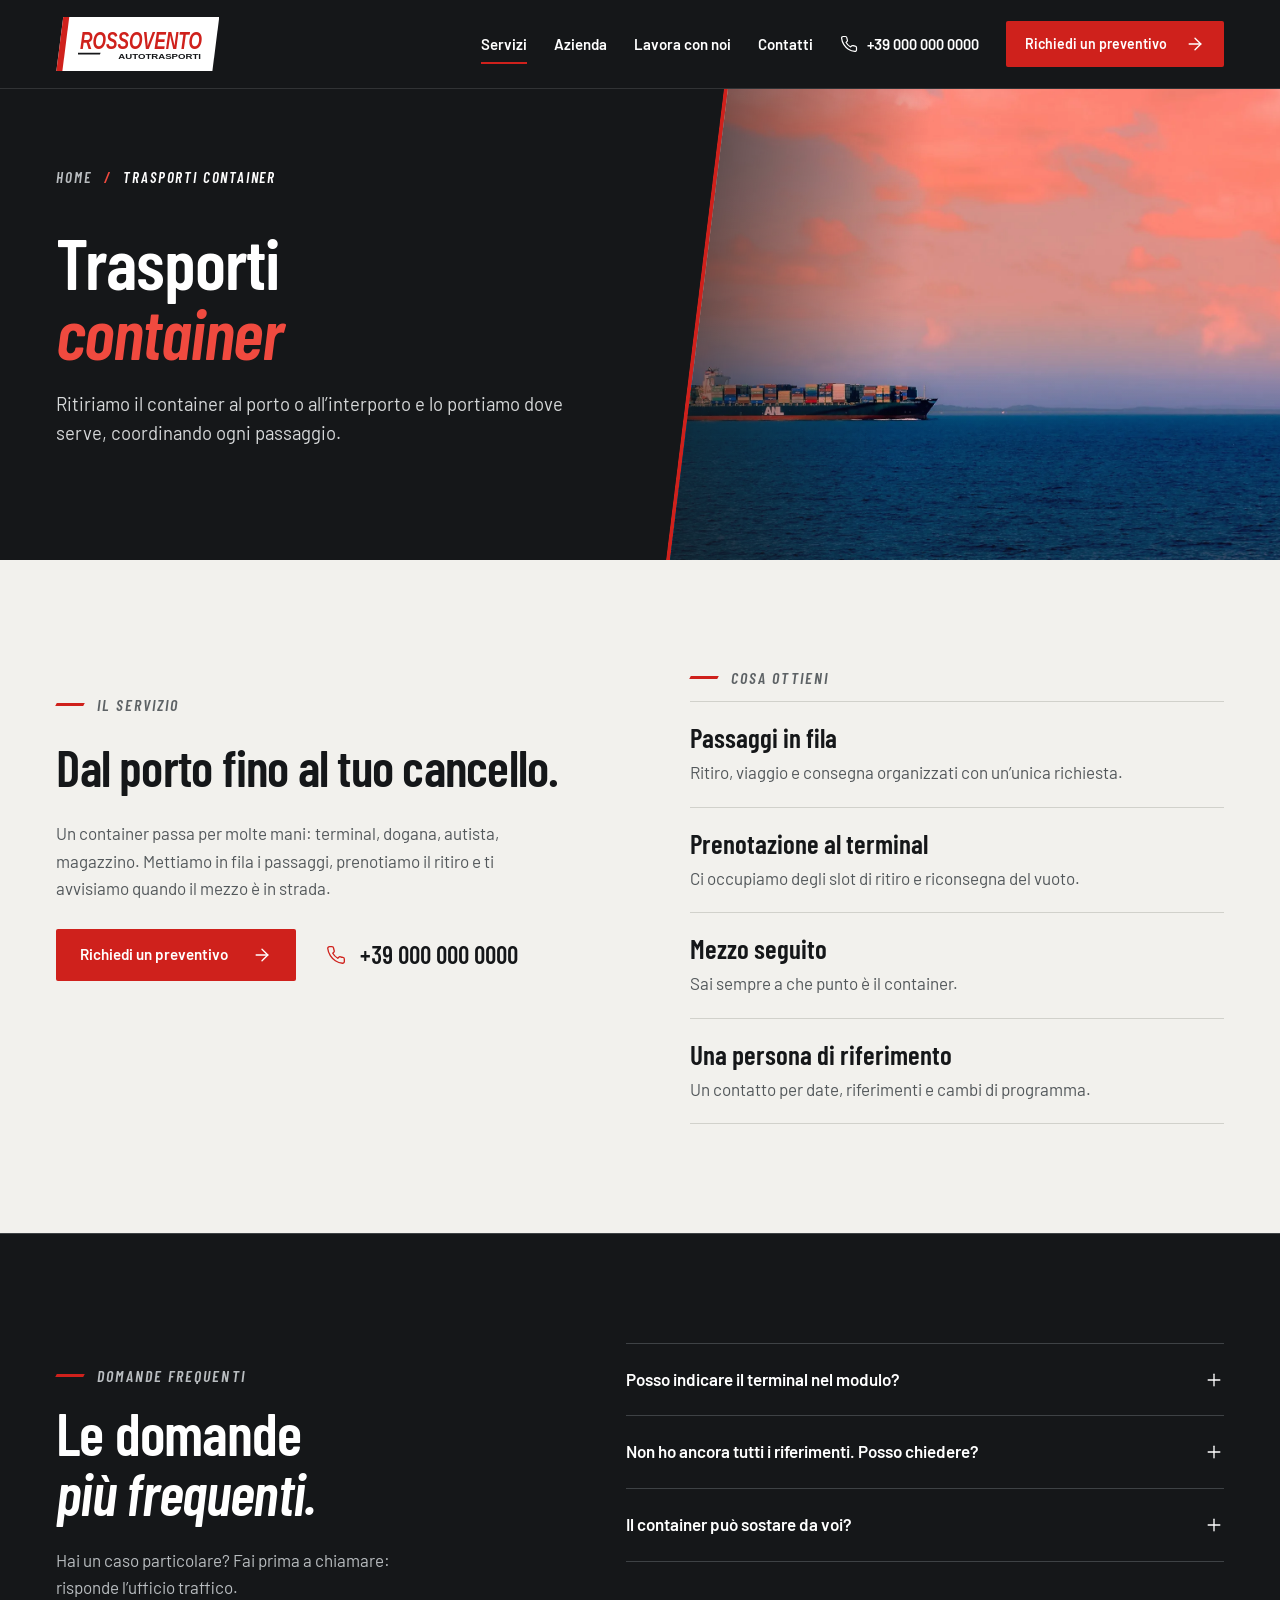
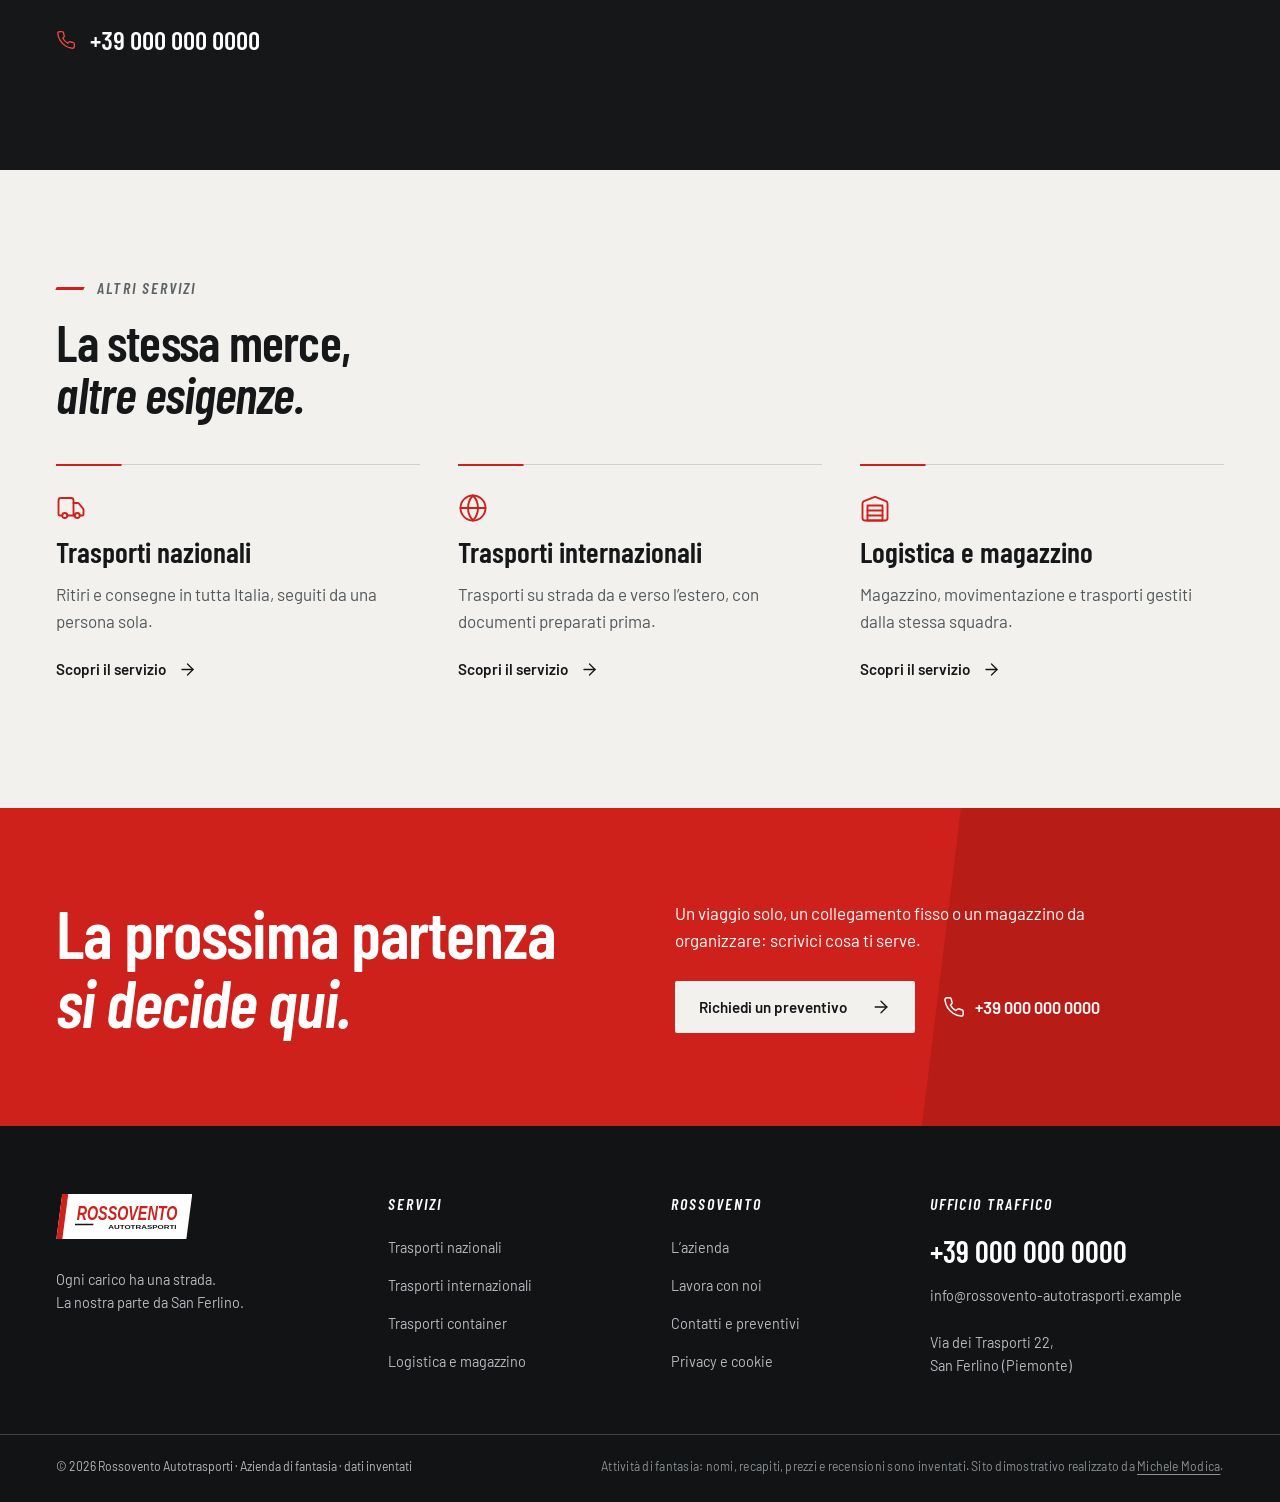
<file: servizio-container.html>
<!doctype html>
<html lang="it"><head><meta charset="utf-8"><meta name="viewport" content="width=device-width, initial-scale=1, viewport-fit=cover">
<title>Trasporti container | Rossovento</title><meta name="description" content="Ritiriamo il container al porto o all’interporto e lo portiamo dove serve, coordinando ogni passaggio."><meta name="robots" content="noindex, nofollow"><meta name="theme-color" content="#151719">
<link rel="canonical" href="https://gxmich.github.io/rossovento-autotrasporti-demo/servizio-container.html"><link rel="icon" href="assets/favicon.svg" type="image/svg+xml">
<meta property="og:type" content="website"><meta property="og:locale" content="it_IT"><meta property="og:site_name" content="Rossovento Autotrasporti (demo)"><meta property="og:title" content="Trasporti container | Rossovento"><meta property="og:description" content="Ritiriamo il container al porto o all’interporto e lo portiamo dove serve, coordinando ogni passaggio."><meta property="og:image" content="https://gxmich.github.io/rossovento-autotrasporti-demo/assets/og.jpg?v=f9fad541"><meta property="og:image:width" content="1200"><meta property="og:image:height" content="630"><meta property="og:image:alt" content="Rossovento Autotrasporti, sito dimostrativo di un’azienda di fantasia"><meta property="og:url" content="https://gxmich.github.io/rossovento-autotrasporti-demo/servizio-container.html"><meta name="twitter:card" content="summary_large_image">
<link rel="preload" href="assets/fonts/barlow-condensed-600.woff2" as="font" type="font/woff2" crossorigin><link rel="preload" href="assets/fonts/barlow-condensed-600-italic.woff2" as="font" type="font/woff2" crossorigin><link rel="stylesheet" href="assets/fonts/fonts.css"><link rel="stylesheet" href="assets/site.css?v=255d3bf289">
<script type="application/ld+json">[{"@context": "https://schema.org", "@type": "Organization", "@id": "https://gxmich.github.io/rossovento-autotrasporti-demo/#organization", "name": "Rossovento Autotrasporti (azienda di fantasia)", "description": "Sito dimostrativo: azienda e dati inventati.", "url": "https://gxmich.github.io/rossovento-autotrasporti-demo/"}, {"@context": "https://schema.org", "@type": "Service", "name": "Trasporti container", "serviceType": "Trasporti container", "description": "Ritiriamo il container al porto o all’interporto e lo portiamo dove serve, coordinando ogni passaggio.", "provider": {"@id": "https://gxmich.github.io/rossovento-autotrasporti-demo/#organization"}}]</script><script src="assets/site.js?v=7d471726a3" defer></script></head>
<body class=""><a class="skip" href="#contenuto">Vai al contenuto</a>
<header class="header" data-header><div class="header-inner wrap">
  <a class="logo" href="index.html" aria-label="Rossovento Autotrasporti, home"><img src="img/logo.svg" width="250" height="81" alt="Rossovento Autotrasporti"></a>
  <nav class="desktop-nav" aria-label="Navigazione principale"><a href="servizi.html" aria-current="page">Servizi</a><a href="azienda.html">Azienda</a><a href="lavora-con-noi.html">Lavora con noi</a><a href="contatti.html">Contatti</a></nav>
  <a class="header-phone" href="tel:+390000000000" aria-label="Chiama l’ufficio traffico: +39 000 000 0000"><svg aria-hidden="true" focusable="false" class="icon icon-phone" xmlns="http://www.w3.org/2000/svg" width="24" height="24" viewBox="0 0 24 24" fill="none" stroke="currentColor" stroke-width="2" stroke-linecap="round" stroke-linejoin="round" > <path d="M22 16.92v3a2 2 0 0 1-2.18 2 19.79 19.79 0 0 1-8.63-3.07 19.5 19.5 0 0 1-6-6 19.79 19.79 0 0 1-3.07-8.67A2 2 0 0 1 4.11 2h3a2 2 0 0 1 2 1.72 12.84 12.84 0 0 0 .7 2.81 2 2 0 0 1-.45 2.11L8.09 9.91a16 16 0 0 0 6 6l1.27-1.27a2 2 0 0 1 2.11-.45 12.84 12.84 0 0 0 2.81.7A2 2 0 0 1 22 16.92z" /> </svg><span>+39 000 000 0000</span></a>
  <a class="btn btn-primary header-quote" href="contatti.html#richiesta"><span>Richiedi un preventivo</span><svg aria-hidden="true" focusable="false" class="icon icon-arrow-right" xmlns="http://www.w3.org/2000/svg" width="24" height="24" viewBox="0 0 24 24" fill="none" stroke="currentColor" stroke-width="2" stroke-linecap="round" stroke-linejoin="round" > <path d="M5 12h14" /> <path d="m12 5 7 7-7 7" /> </svg></a>
  <button class="menu-toggle" type="button" aria-expanded="false" aria-controls="menu-mobile" aria-label="Apri il menu" data-menu-toggle><span></span><span></span></button>
</div></header><noscript><nav class="fallback-nav" aria-label="Navigazione senza JavaScript"><a href="servizi.html">Servizi</a><a href="azienda.html">Azienda</a><a href="contatti.html">Contatti</a><a href="lavora-con-noi.html">Lavora con noi</a></nav></noscript>
<div class="mobile-menu" id="menu-mobile" hidden inert data-menu aria-label="Menu di navigazione">
  <nav aria-label="Navigazione mobile"><a href="index.html">Home</a><a href="servizi.html" aria-current="page">Servizi</a><a href="azienda.html">Azienda</a><a href="lavora-con-noi.html">Lavora con noi</a><a href="contatti.html">Contatti</a></nav>
  <div class="menu-contact"><p>Ufficio traffico</p><a href="tel:+390000000000">+39 000 000 0000</a><a href="mailto:info@rossovento-autotrasporti.example">info@rossovento-autotrasporti.example</a></div>
  <a class="btn btn-primary menu-quote" href="contatti.html#richiesta"><span>Richiedi un preventivo</span><svg aria-hidden="true" focusable="false" class="icon icon-arrow-right" xmlns="http://www.w3.org/2000/svg" width="24" height="24" viewBox="0 0 24 24" fill="none" stroke="currentColor" stroke-width="2" stroke-linecap="round" stroke-linejoin="round" > <path d="M5 12h14" /> <path d="m12 5 7 7-7 7" /> </svg></a>
</div><main id="contenuto" tabindex="-1"><section class="page-intro with-photo"><div class="wrap"><nav class="breadcrumb" aria-label="Percorso"><a href="index.html">Home</a><span aria-hidden="true">/</span><span aria-current="page">Trasporti container</span></nav><div class="intro-copy"><h1>Trasporti<br><em>container</em></h1><p class="lead">Ritiriamo il container al porto o all’interporto e lo portiamo dove serve, coordinando ogni passaggio.</p></div></div><div class="page-intro-photo"><div class="page-intro-frame"><img src="img/container-nave.webp" srcset="img/container-nave-900.webp 900w, img/container-nave.webp 2000w" sizes="(max-width: 1000px) 145vw, 1100px" width="2000" height="1125" alt="Nave portacontainer in mare sotto un cielo rosa al tramonto" fetchpriority="high" decoding="async"></div></div></section><section class="section paper"><div class="wrap service-detail"><div class="detail-lead"><p class="kicker">Il servizio</p><h2>Dal porto fino al tuo cancello.</h2><p>Un container passa per molte mani: terminal, dogana, autista, magazzino. Mettiamo in fila i passaggi, prenotiamo il ritiro e ti avvisiamo quando il mezzo è in strada.</p><div class="button-row"><a class="btn btn-primary" href="contatti.html?servizio=Container#richiesta"><span>Richiedi un preventivo</span><svg aria-hidden="true" focusable="false" class="icon icon-arrow-right" xmlns="http://www.w3.org/2000/svg" width="24" height="24" viewBox="0 0 24 24" fill="none" stroke="currentColor" stroke-width="2" stroke-linecap="round" stroke-linejoin="round" > <path d="M5 12h14" /> <path d="m12 5 7 7-7 7" /> </svg></a><a class="text-link detail-phone" href="tel:+390000000000"><svg aria-hidden="true" focusable="false" class="icon icon-phone" xmlns="http://www.w3.org/2000/svg" width="24" height="24" viewBox="0 0 24 24" fill="none" stroke="currentColor" stroke-width="2" stroke-linecap="round" stroke-linejoin="round" > <path d="M22 16.92v3a2 2 0 0 1-2.18 2 19.79 19.79 0 0 1-8.63-3.07 19.5 19.5 0 0 1-6-6 19.79 19.79 0 0 1-3.07-8.67A2 2 0 0 1 4.11 2h3a2 2 0 0 1 2 1.72 12.84 12.84 0 0 0 .7 2.81 2 2 0 0 1-.45 2.11L8.09 9.91a16 16 0 0 0 6 6l1.27-1.27a2 2 0 0 1 2.11-.45 12.84 12.84 0 0 0 2.81.7A2 2 0 0 1 22 16.92z" /> </svg>+39 000 000 0000</a></div></div><div class="detail-benefits"><h3 class="detail-label">Cosa ottieni</h3><dl class="detail-points"><div><dt>Passaggi in fila</dt><dd>Ritiro, viaggio e consegna organizzati con un’unica richiesta.</dd></div><div><dt>Prenotazione al terminal</dt><dd>Ci occupiamo degli slot di ritiro e riconsegna del vuoto.</dd></div><div><dt>Mezzo seguito</dt><dd>Sai sempre a che punto è il container.</dd></div><div><dt>Una persona di riferimento</dt><dd>Un contatto per date, riferimenti e cambi di programma.</dd></div></dl></div></div></section><section class="faq section"><div class="wrap faq-grid"><div><p class="kicker">Domande frequenti</p><h2>Le domande<br><em>più frequenti.</em></h2><p>Hai un caso particolare? Fai prima a chiamare: risponde l’ufficio traffico.</p><a class="text-link" href="tel:+390000000000"><svg aria-hidden="true" focusable="false" class="icon icon-phone" xmlns="http://www.w3.org/2000/svg" width="24" height="24" viewBox="0 0 24 24" fill="none" stroke="currentColor" stroke-width="2" stroke-linecap="round" stroke-linejoin="round" > <path d="M22 16.92v3a2 2 0 0 1-2.18 2 19.79 19.79 0 0 1-8.63-3.07 19.5 19.5 0 0 1-6-6 19.79 19.79 0 0 1-3.07-8.67A2 2 0 0 1 4.11 2h3a2 2 0 0 1 2 1.72 12.84 12.84 0 0 0 .7 2.81 2 2 0 0 1-.45 2.11L8.09 9.91a16 16 0 0 0 6 6l1.27-1.27a2 2 0 0 1 2.11-.45 12.84 12.84 0 0 0 2.81.7A2 2 0 0 1 22 16.92z" /> </svg>+39 000 000 0000</a></div><div class="faq-list"><details class="faq-item"><summary>Posso indicare il terminal nel modulo?<svg aria-hidden="true" focusable="false" class="icon icon-plus" xmlns="http://www.w3.org/2000/svg" width="24" height="24" viewBox="0 0 24 24" fill="none" stroke="currentColor" stroke-width="2" stroke-linecap="round" stroke-linejoin="round" > <path d="M5 12h14" /> <path d="M12 5v14" /> </svg></summary><div class="faq-answer"><p>Sì. Il modulo container ha i campi per porto o terminal, destinazione, tipo di container e operazione.</p></div></details><details class="faq-item"><summary>Non ho ancora tutti i riferimenti. Posso chiedere?<svg aria-hidden="true" focusable="false" class="icon icon-plus" xmlns="http://www.w3.org/2000/svg" width="24" height="24" viewBox="0 0 24 24" fill="none" stroke="currentColor" stroke-width="2" stroke-linecap="round" stroke-linejoin="round" > <path d="M5 12h14" /> <path d="M12 5v14" /> </svg></summary><div class="faq-answer"><p>Sì. Scrivi quello che hai e cosa manca: partiamo lo stesso e completiamo dopo.</p></div></details><details class="faq-item"><summary>Il container può sostare da voi?<svg aria-hidden="true" focusable="false" class="icon icon-plus" xmlns="http://www.w3.org/2000/svg" width="24" height="24" viewBox="0 0 24 24" fill="none" stroke="currentColor" stroke-width="2" stroke-linecap="round" stroke-linejoin="round" > <path d="M5 12h14" /> <path d="M12 5v14" /> </svg></summary><div class="faq-answer"><p>Sì. Descrivi l’esigenza nella stessa richiesta: organizziamo sosta e consegna insieme.</p></div></details></div></div></section><section class="related section paper"><div class="wrap"><div class="related-head"><p class="kicker">Altri servizi</p><h2>La stessa merce,<br><em>altre esigenze.</em></h2></div><div class="related-grid"><a class="related-card" href="servizio-nazionali.html"><svg aria-hidden="true" focusable="false" class="icon icon-truck related-icon" xmlns="http://www.w3.org/2000/svg" width="24" height="24" viewBox="0 0 24 24" fill="none" stroke="currentColor" stroke-width="2" stroke-linecap="round" stroke-linejoin="round" > <path d="M14 18V6a2 2 0 0 0-2-2H4a2 2 0 0 0-2 2v11a1 1 0 0 0 1 1h2" /> <path d="M15 18H9" /> <path d="M19 18h2a1 1 0 0 0 1-1v-3.65a1 1 0 0 0-.22-.624l-3.48-4.35A1 1 0 0 0 17.52 8H14" /> <circle cx="17" cy="18" r="2" /> <circle cx="7" cy="18" r="2" /> </svg><h3>Trasporti nazionali</h3><p>Ritiri e consegne in tutta Italia, seguiti da una persona sola.</p><span class="related-more">Scopri il servizio <svg aria-hidden="true" focusable="false" class="icon icon-arrow-right" xmlns="http://www.w3.org/2000/svg" width="24" height="24" viewBox="0 0 24 24" fill="none" stroke="currentColor" stroke-width="2" stroke-linecap="round" stroke-linejoin="round" > <path d="M5 12h14" /> <path d="m12 5 7 7-7 7" /> </svg></span></a><a class="related-card" href="servizio-internazionali.html"><svg aria-hidden="true" focusable="false" class="icon icon-globe related-icon" xmlns="http://www.w3.org/2000/svg" width="24" height="24" viewBox="0 0 24 24" fill="none" stroke="currentColor" stroke-width="2" stroke-linecap="round" stroke-linejoin="round" > <circle cx="12" cy="12" r="10" /> <path d="M12 2a14.5 14.5 0 0 0 0 20 14.5 14.5 0 0 0 0-20" /> <path d="M2 12h20" /> </svg><h3>Trasporti internazionali</h3><p>Trasporti su strada da e verso l’estero, con documenti preparati prima.</p><span class="related-more">Scopri il servizio <svg aria-hidden="true" focusable="false" class="icon icon-arrow-right" xmlns="http://www.w3.org/2000/svg" width="24" height="24" viewBox="0 0 24 24" fill="none" stroke="currentColor" stroke-width="2" stroke-linecap="round" stroke-linejoin="round" > <path d="M5 12h14" /> <path d="m12 5 7 7-7 7" /> </svg></span></a><a class="related-card" href="servizio-logistica.html"><svg aria-hidden="true" focusable="false" class="icon icon-warehouse related-icon" xmlns="http://www.w3.org/2000/svg" width="24" height="24" viewBox="0 0 24 24" fill="none" stroke="currentColor" stroke-width="2" stroke-linecap="round" stroke-linejoin="round" > <path d="M22 8.35V20a2 2 0 0 1-2 2H4a2 2 0 0 1-2-2V8.35A2 2 0 0 1 3.26 6.5l8-3.2a2 2 0 0 1 1.48 0l8 3.2A2 2 0 0 1 22 8.35Z" /> <path d="M6 18h12" /> <path d="M6 14h12" /> <rect width="12" height="12" x="6" y="10" /> </svg><h3>Logistica e magazzino</h3><p>Magazzino, movimentazione e trasporti gestiti dalla stessa squadra.</p><span class="related-more">Scopri il servizio <svg aria-hidden="true" focusable="false" class="icon icon-arrow-right" xmlns="http://www.w3.org/2000/svg" width="24" height="24" viewBox="0 0 24 24" fill="none" stroke="currentColor" stroke-width="2" stroke-linecap="round" stroke-linejoin="round" > <path d="M5 12h14" /> <path d="m12 5 7 7-7 7" /> </svg></span></a></div></div></section><section class="contact-band"><div class="wrap contact-band-inner"><h2>La prossima partenza<br><em>si decide qui.</em></h2><div><p>Un viaggio solo, un collegamento fisso o un magazzino da organizzare: scrivici cosa ti serve.</p><div class="button-row"><a class="btn btn-light" href="contatti.html#richiesta"><span>Richiedi un preventivo</span><svg aria-hidden="true" focusable="false" class="icon icon-arrow-right" xmlns="http://www.w3.org/2000/svg" width="24" height="24" viewBox="0 0 24 24" fill="none" stroke="currentColor" stroke-width="2" stroke-linecap="round" stroke-linejoin="round" > <path d="M5 12h14" /> <path d="m12 5 7 7-7 7" /> </svg></a><a class="band-phone" href="tel:+390000000000"><svg aria-hidden="true" focusable="false" class="icon icon-phone" xmlns="http://www.w3.org/2000/svg" width="24" height="24" viewBox="0 0 24 24" fill="none" stroke="currentColor" stroke-width="2" stroke-linecap="round" stroke-linejoin="round" > <path d="M22 16.92v3a2 2 0 0 1-2.18 2 19.79 19.79 0 0 1-8.63-3.07 19.5 19.5 0 0 1-6-6 19.79 19.79 0 0 1-3.07-8.67A2 2 0 0 1 4.11 2h3a2 2 0 0 1 2 1.72 12.84 12.84 0 0 0 .7 2.81 2 2 0 0 1-.45 2.11L8.09 9.91a16 16 0 0 0 6 6l1.27-1.27a2 2 0 0 1 2.11-.45 12.84 12.84 0 0 0 2.81.7A2 2 0 0 1 22 16.92z" /> </svg>+39 000 000 0000</a></div></div></div></section></main><footer class="footer"><div class="wrap footer-top">
  <div class="footer-brand"><a class="logo" href="index.html"><img src="img/logo.svg" width="250" height="81" alt="Rossovento Autotrasporti, home"></a><p>Ogni carico ha una strada.<br>La nostra parte da San Ferlino.</p></div>
  <div><h2>Servizi</h2><ul><li><a href="servizio-nazionali.html">Trasporti nazionali</a></li><li><a href="servizio-internazionali.html">Trasporti internazionali</a></li><li><a href="servizio-container.html">Trasporti container</a></li><li><a href="servizio-logistica.html">Logistica e magazzino</a></li></ul></div>
  <div><h2>Rossovento</h2><ul><li><a href="azienda.html">L’azienda</a></li><li><a href="lavora-con-noi.html">Lavora con noi</a></li><li><a href="contatti.html">Contatti e preventivi</a></li><li><a href="privacy.html">Privacy e cookie</a></li></ul></div>
  <div class="footer-contact"><h2>Ufficio traffico</h2><a class="footer-tel" href="tel:+390000000000">+39 000 000 0000</a><a href="mailto:info@rossovento-autotrasporti.example">info@rossovento-autotrasporti.example</a><p>Via dei Trasporti&nbsp;22, San&nbsp;Ferlino (Piemonte)</p></div>
</div><div class="wrap footer-bottom"><p>© <span data-year>2026</span> Rossovento Autotrasporti&nbsp;· Azienda di fantasia&nbsp;· dati inventati</p><p class="footer-preview">Attività di fantasia: nomi, recapiti, prezzi e recensioni sono inventati. Sito dimostrativo realizzato da <a href="https://www.modicamichele.it">Michele Modica</a>.</p></div></footer>
<nav class="mobile-actions" aria-label="Azioni rapide"><a href="tel:+390000000000"><svg aria-hidden="true" focusable="false" class="icon icon-phone" xmlns="http://www.w3.org/2000/svg" width="24" height="24" viewBox="0 0 24 24" fill="none" stroke="currentColor" stroke-width="2" stroke-linecap="round" stroke-linejoin="round" > <path d="M22 16.92v3a2 2 0 0 1-2.18 2 19.79 19.79 0 0 1-8.63-3.07 19.5 19.5 0 0 1-6-6 19.79 19.79 0 0 1-3.07-8.67A2 2 0 0 1 4.11 2h3a2 2 0 0 1 2 1.72 12.84 12.84 0 0 0 .7 2.81 2 2 0 0 1-.45 2.11L8.09 9.91a16 16 0 0 0 6 6l1.27-1.27a2 2 0 0 1 2.11-.45 12.84 12.84 0 0 0 2.81.7A2 2 0 0 1 22 16.92z" /> </svg>Chiama il traffico</a><a href="contatti.html#richiesta">Preventivo <svg aria-hidden="true" focusable="false" class="icon icon-arrow-right" xmlns="http://www.w3.org/2000/svg" width="24" height="24" viewBox="0 0 24 24" fill="none" stroke="currentColor" stroke-width="2" stroke-linecap="round" stroke-linejoin="round" > <path d="M5 12h14" /> <path d="m12 5 7 7-7 7" /> </svg></a></nav></body></html>
</file>
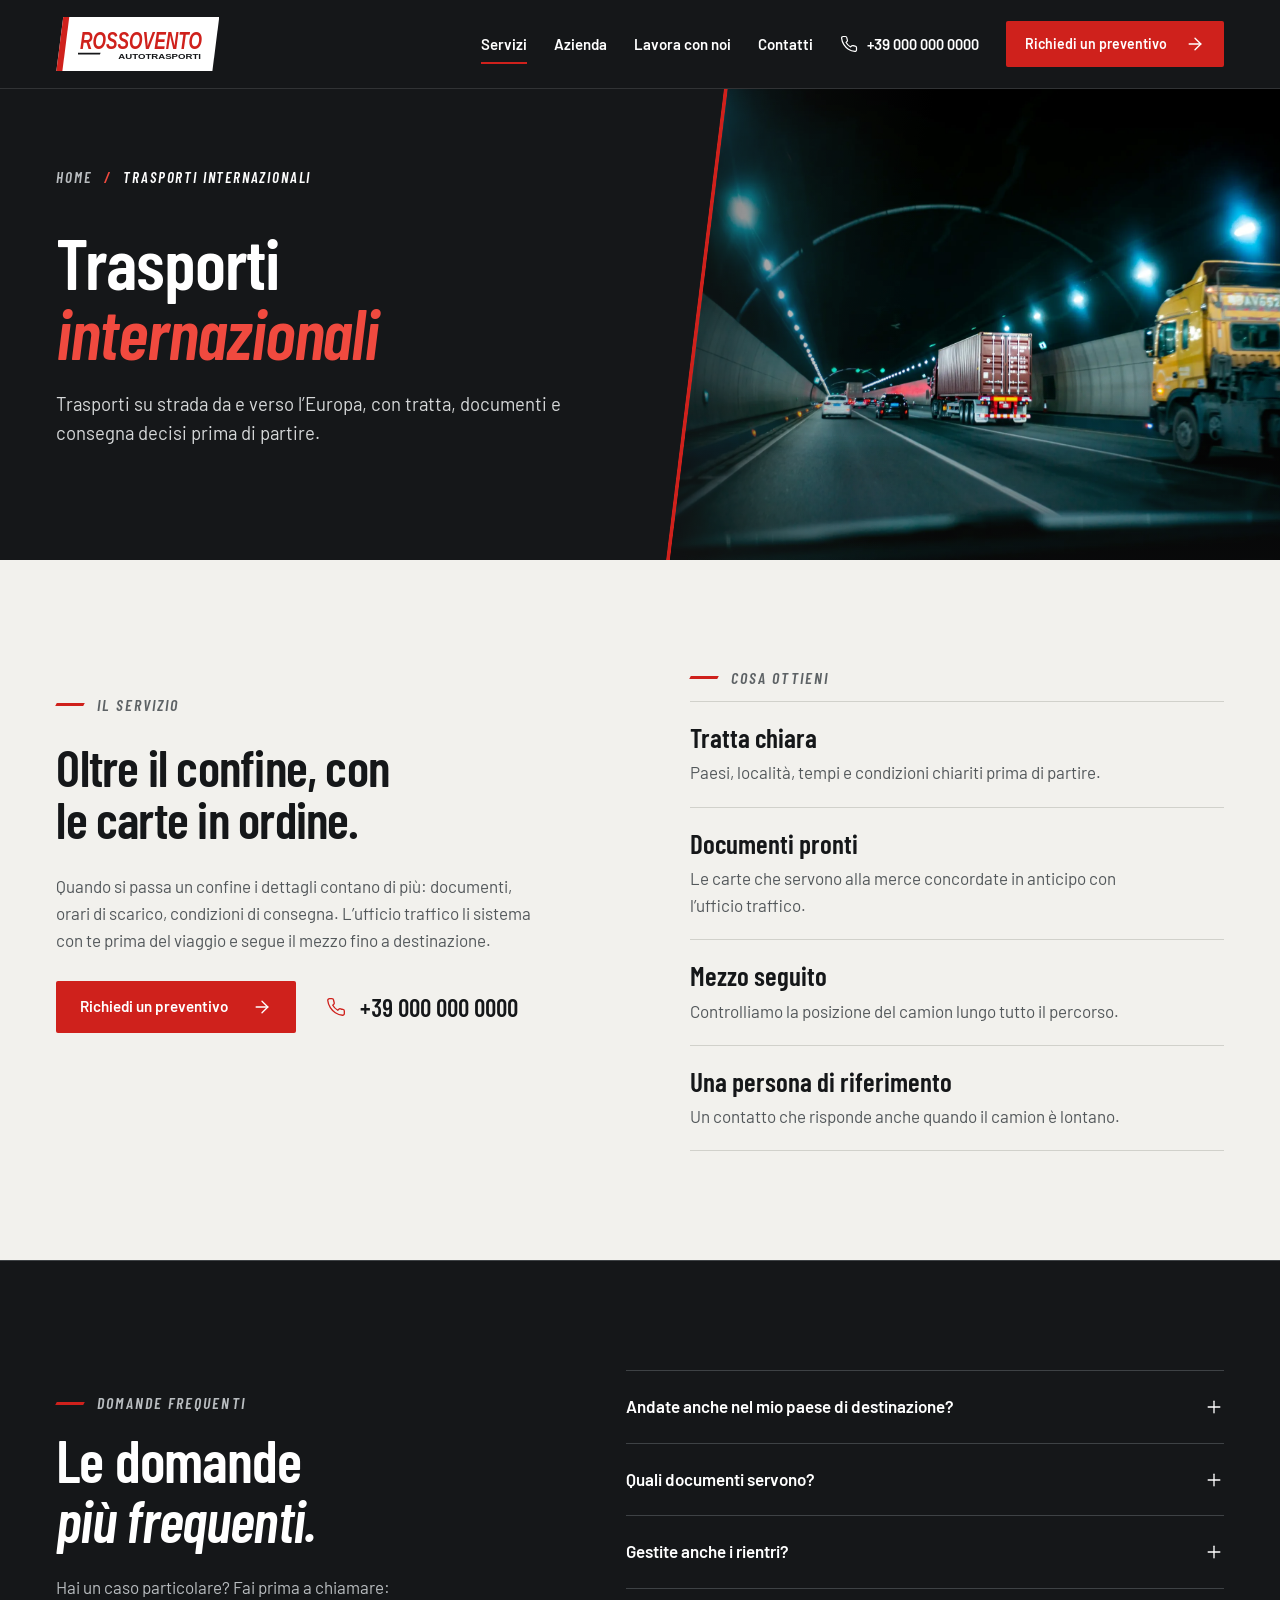
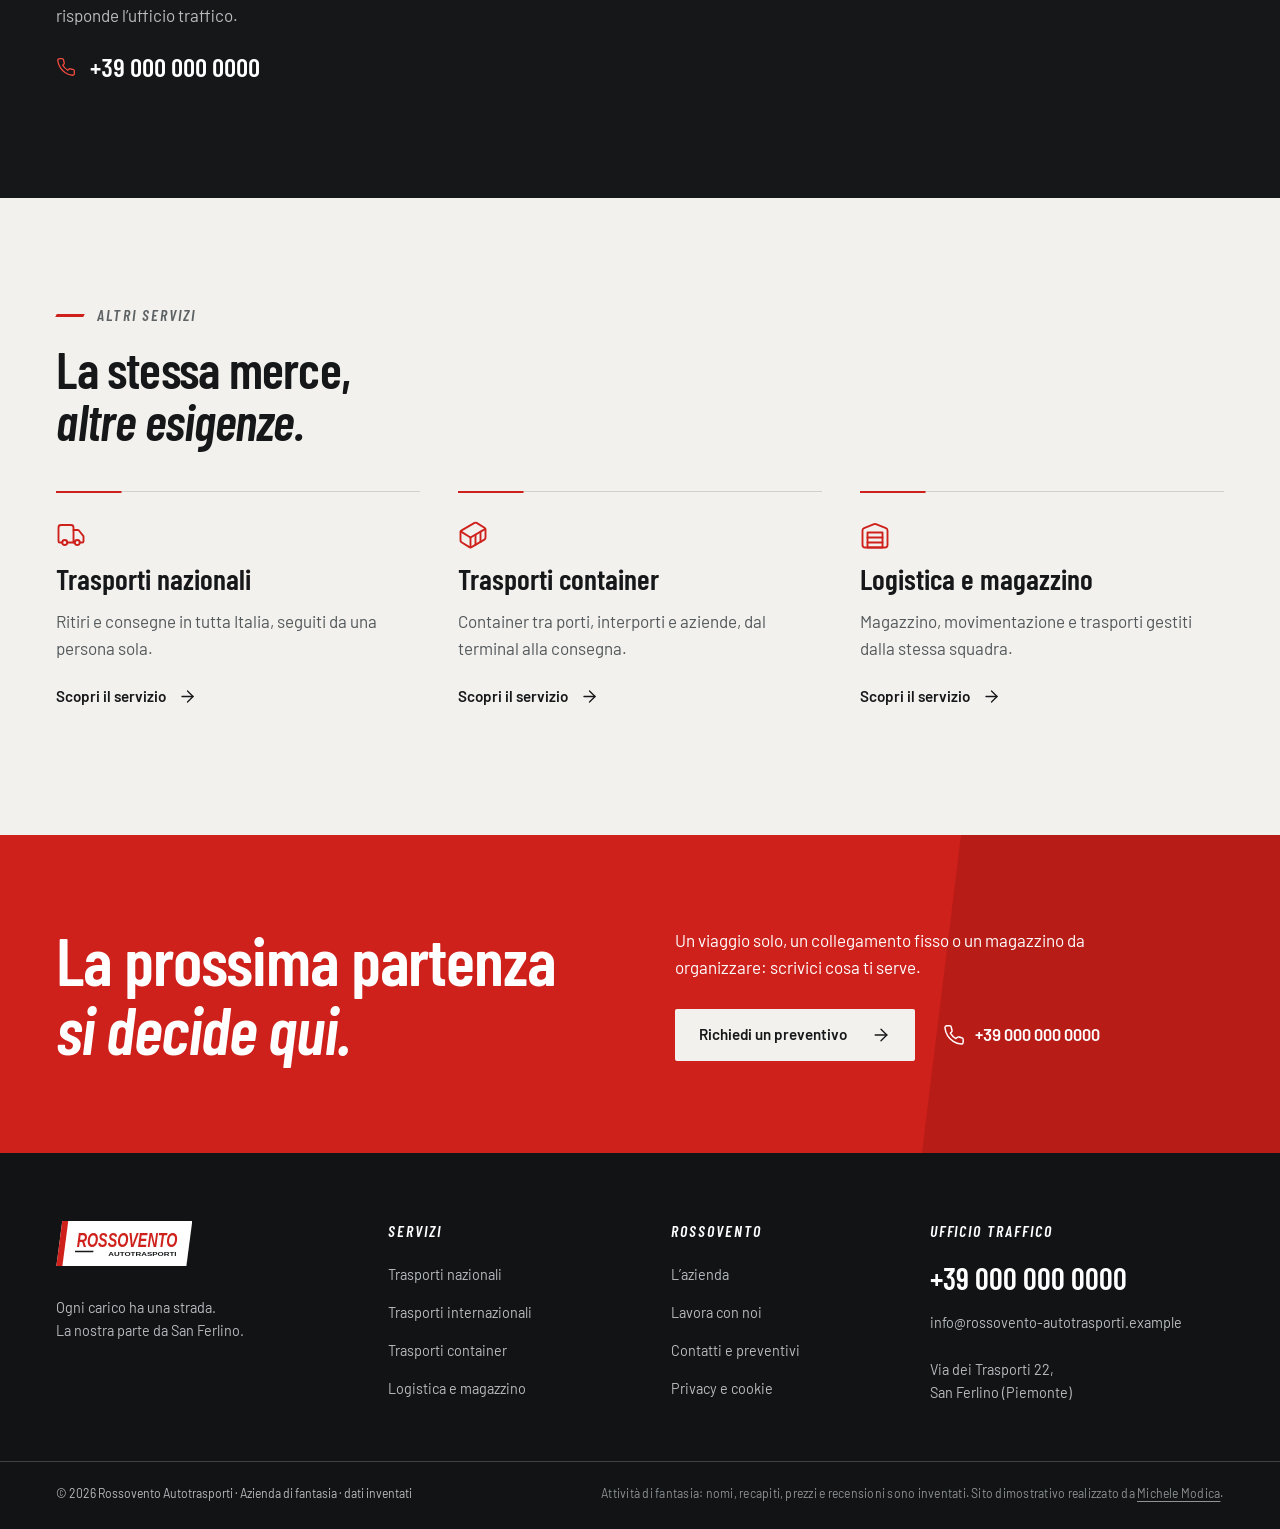
<file: servizio-internazionali.html>
<!doctype html>
<html lang="it"><head><meta charset="utf-8"><meta name="viewport" content="width=device-width, initial-scale=1, viewport-fit=cover">
<title>Trasporti internazionali | Rossovento</title><meta name="description" content="Trasporti su strada da e verso l’Europa, con tratta, documenti e consegna decisi prima di partire."><meta name="robots" content="noindex, nofollow"><meta name="theme-color" content="#151719">
<link rel="canonical" href="https://gxmich.github.io/rossovento-autotrasporti-demo/servizio-internazionali.html"><link rel="icon" href="assets/favicon.svg" type="image/svg+xml">
<meta property="og:type" content="website"><meta property="og:locale" content="it_IT"><meta property="og:site_name" content="Rossovento Autotrasporti (demo)"><meta property="og:title" content="Trasporti internazionali | Rossovento"><meta property="og:description" content="Trasporti su strada da e verso l’Europa, con tratta, documenti e consegna decisi prima di partire."><meta property="og:image" content="https://gxmich.github.io/rossovento-autotrasporti-demo/assets/og.jpg?v=f9fad541"><meta property="og:image:width" content="1200"><meta property="og:image:height" content="630"><meta property="og:image:alt" content="Rossovento Autotrasporti, sito dimostrativo di un’azienda di fantasia"><meta property="og:url" content="https://gxmich.github.io/rossovento-autotrasporti-demo/servizio-internazionali.html"><meta name="twitter:card" content="summary_large_image">
<link rel="preload" href="assets/fonts/barlow-condensed-600.woff2" as="font" type="font/woff2" crossorigin><link rel="preload" href="assets/fonts/barlow-condensed-600-italic.woff2" as="font" type="font/woff2" crossorigin><link rel="stylesheet" href="assets/fonts/fonts.css"><link rel="stylesheet" href="assets/site.css?v=255d3bf289">
<script type="application/ld+json">[{"@context": "https://schema.org", "@type": "Organization", "@id": "https://gxmich.github.io/rossovento-autotrasporti-demo/#organization", "name": "Rossovento Autotrasporti (azienda di fantasia)", "description": "Sito dimostrativo: azienda e dati inventati.", "url": "https://gxmich.github.io/rossovento-autotrasporti-demo/"}, {"@context": "https://schema.org", "@type": "Service", "name": "Trasporti internazionali", "serviceType": "Trasporti internazionali", "description": "Trasporti su strada da e verso l’Europa, con tratta, documenti e consegna decisi prima di partire.", "provider": {"@id": "https://gxmich.github.io/rossovento-autotrasporti-demo/#organization"}}]</script><script src="assets/site.js?v=7d471726a3" defer></script></head>
<body class=""><a class="skip" href="#contenuto">Vai al contenuto</a>
<header class="header" data-header><div class="header-inner wrap">
  <a class="logo" href="index.html" aria-label="Rossovento Autotrasporti, home"><img src="img/logo.svg" width="250" height="81" alt="Rossovento Autotrasporti"></a>
  <nav class="desktop-nav" aria-label="Navigazione principale"><a href="servizi.html" aria-current="page">Servizi</a><a href="azienda.html">Azienda</a><a href="lavora-con-noi.html">Lavora con noi</a><a href="contatti.html">Contatti</a></nav>
  <a class="header-phone" href="tel:+390000000000" aria-label="Chiama l’ufficio traffico: +39 000 000 0000"><svg aria-hidden="true" focusable="false" class="icon icon-phone" xmlns="http://www.w3.org/2000/svg" width="24" height="24" viewBox="0 0 24 24" fill="none" stroke="currentColor" stroke-width="2" stroke-linecap="round" stroke-linejoin="round" > <path d="M22 16.92v3a2 2 0 0 1-2.18 2 19.79 19.79 0 0 1-8.63-3.07 19.5 19.5 0 0 1-6-6 19.79 19.79 0 0 1-3.07-8.67A2 2 0 0 1 4.11 2h3a2 2 0 0 1 2 1.72 12.84 12.84 0 0 0 .7 2.81 2 2 0 0 1-.45 2.11L8.09 9.91a16 16 0 0 0 6 6l1.27-1.27a2 2 0 0 1 2.11-.45 12.84 12.84 0 0 0 2.81.7A2 2 0 0 1 22 16.92z" /> </svg><span>+39 000 000 0000</span></a>
  <a class="btn btn-primary header-quote" href="contatti.html#richiesta"><span>Richiedi un preventivo</span><svg aria-hidden="true" focusable="false" class="icon icon-arrow-right" xmlns="http://www.w3.org/2000/svg" width="24" height="24" viewBox="0 0 24 24" fill="none" stroke="currentColor" stroke-width="2" stroke-linecap="round" stroke-linejoin="round" > <path d="M5 12h14" /> <path d="m12 5 7 7-7 7" /> </svg></a>
  <button class="menu-toggle" type="button" aria-expanded="false" aria-controls="menu-mobile" aria-label="Apri il menu" data-menu-toggle><span></span><span></span></button>
</div></header><noscript><nav class="fallback-nav" aria-label="Navigazione senza JavaScript"><a href="servizi.html">Servizi</a><a href="azienda.html">Azienda</a><a href="contatti.html">Contatti</a><a href="lavora-con-noi.html">Lavora con noi</a></nav></noscript>
<div class="mobile-menu" id="menu-mobile" hidden inert data-menu aria-label="Menu di navigazione">
  <nav aria-label="Navigazione mobile"><a href="index.html">Home</a><a href="servizi.html" aria-current="page">Servizi</a><a href="azienda.html">Azienda</a><a href="lavora-con-noi.html">Lavora con noi</a><a href="contatti.html">Contatti</a></nav>
  <div class="menu-contact"><p>Ufficio traffico</p><a href="tel:+390000000000">+39 000 000 0000</a><a href="mailto:info@rossovento-autotrasporti.example">info@rossovento-autotrasporti.example</a></div>
  <a class="btn btn-primary menu-quote" href="contatti.html#richiesta"><span>Richiedi un preventivo</span><svg aria-hidden="true" focusable="false" class="icon icon-arrow-right" xmlns="http://www.w3.org/2000/svg" width="24" height="24" viewBox="0 0 24 24" fill="none" stroke="currentColor" stroke-width="2" stroke-linecap="round" stroke-linejoin="round" > <path d="M5 12h14" /> <path d="m12 5 7 7-7 7" /> </svg></a>
</div><main id="contenuto" tabindex="-1"><section class="page-intro with-photo"><div class="wrap"><nav class="breadcrumb" aria-label="Percorso"><a href="index.html">Home</a><span aria-hidden="true">/</span><span aria-current="page">Trasporti internazionali</span></nav><div class="intro-copy"><h1>Trasporti<br><em>internazionali</em></h1><p class="lead">Trasporti su strada da e verso l’Europa, con tratta, documenti e consegna decisi prima di partire.</p></div></div><div class="page-intro-photo"><div class="page-intro-frame"><img src="img/galleria.webp" srcset="img/galleria-900.webp 900w, img/galleria.webp 2000w" sizes="(max-width: 1000px) 145vw, 1100px" width="2000" height="1336" alt="Mezzi pesanti in viaggio in una galleria autostradale" fetchpriority="high" decoding="async"></div></div></section><section class="section paper"><div class="wrap service-detail"><div class="detail-lead"><p class="kicker">Il servizio</p><h2>Oltre il confine, con le carte in ordine.</h2><p>Quando si passa un confine i dettagli contano di più: documenti, orari di scarico, condizioni di consegna. L’ufficio traffico li sistema con te prima del viaggio e segue il mezzo fino a destinazione.</p><div class="button-row"><a class="btn btn-primary" href="contatti.html?servizio=Internazionali#richiesta"><span>Richiedi un preventivo</span><svg aria-hidden="true" focusable="false" class="icon icon-arrow-right" xmlns="http://www.w3.org/2000/svg" width="24" height="24" viewBox="0 0 24 24" fill="none" stroke="currentColor" stroke-width="2" stroke-linecap="round" stroke-linejoin="round" > <path d="M5 12h14" /> <path d="m12 5 7 7-7 7" /> </svg></a><a class="text-link detail-phone" href="tel:+390000000000"><svg aria-hidden="true" focusable="false" class="icon icon-phone" xmlns="http://www.w3.org/2000/svg" width="24" height="24" viewBox="0 0 24 24" fill="none" stroke="currentColor" stroke-width="2" stroke-linecap="round" stroke-linejoin="round" > <path d="M22 16.92v3a2 2 0 0 1-2.18 2 19.79 19.79 0 0 1-8.63-3.07 19.5 19.5 0 0 1-6-6 19.79 19.79 0 0 1-3.07-8.67A2 2 0 0 1 4.11 2h3a2 2 0 0 1 2 1.72 12.84 12.84 0 0 0 .7 2.81 2 2 0 0 1-.45 2.11L8.09 9.91a16 16 0 0 0 6 6l1.27-1.27a2 2 0 0 1 2.11-.45 12.84 12.84 0 0 0 2.81.7A2 2 0 0 1 22 16.92z" /> </svg>+39 000 000 0000</a></div></div><div class="detail-benefits"><h3 class="detail-label">Cosa ottieni</h3><dl class="detail-points"><div><dt>Tratta chiara</dt><dd>Paesi, località, tempi e condizioni chiariti prima di partire.</dd></div><div><dt>Documenti pronti</dt><dd>Le carte che servono alla merce concordate in anticipo con l’ufficio traffico.</dd></div><div><dt>Mezzo seguito</dt><dd>Controlliamo la posizione del camion lungo tutto il percorso.</dd></div><div><dt>Una persona di riferimento</dt><dd>Un contatto che risponde anche quando il camion è lontano.</dd></div></dl></div></div></section><section class="faq section"><div class="wrap faq-grid"><div><p class="kicker">Domande frequenti</p><h2>Le domande<br><em>più frequenti.</em></h2><p>Hai un caso particolare? Fai prima a chiamare: risponde l’ufficio traffico.</p><a class="text-link" href="tel:+390000000000"><svg aria-hidden="true" focusable="false" class="icon icon-phone" xmlns="http://www.w3.org/2000/svg" width="24" height="24" viewBox="0 0 24 24" fill="none" stroke="currentColor" stroke-width="2" stroke-linecap="round" stroke-linejoin="round" > <path d="M22 16.92v3a2 2 0 0 1-2.18 2 19.79 19.79 0 0 1-8.63-3.07 19.5 19.5 0 0 1-6-6 19.79 19.79 0 0 1-3.07-8.67A2 2 0 0 1 4.11 2h3a2 2 0 0 1 2 1.72 12.84 12.84 0 0 0 .7 2.81 2 2 0 0 1-.45 2.11L8.09 9.91a16 16 0 0 0 6 6l1.27-1.27a2 2 0 0 1 2.11-.45 12.84 12.84 0 0 0 2.81.7A2 2 0 0 1 22 16.92z" /> </svg>+39 000 000 0000</a></div><div class="faq-list"><details class="faq-item"><summary>Andate anche nel mio paese di destinazione?<svg aria-hidden="true" focusable="false" class="icon icon-plus" xmlns="http://www.w3.org/2000/svg" width="24" height="24" viewBox="0 0 24 24" fill="none" stroke="currentColor" stroke-width="2" stroke-linecap="round" stroke-linejoin="round" > <path d="M5 12h14" /> <path d="M12 5v14" /> </svg></summary><div class="faq-answer"><p>Scrivi nel modulo partenza e destinazione: ti diciamo se la tratta è fattibile e con quali tempi.</p></div></details><details class="faq-item"><summary>Quali documenti servono?<svg aria-hidden="true" focusable="false" class="icon icon-plus" xmlns="http://www.w3.org/2000/svg" width="24" height="24" viewBox="0 0 24 24" fill="none" stroke="currentColor" stroke-width="2" stroke-linecap="round" stroke-linejoin="round" > <path d="M5 12h14" /> <path d="M12 5v14" /> </svg></summary><div class="faq-answer"><p>Dipende da merce e destinazione. Segnala cosa spedisci: li definiamo insieme prima del viaggio.</p></div></details><details class="faq-item"><summary>Gestite anche i rientri?<svg aria-hidden="true" focusable="false" class="icon icon-plus" xmlns="http://www.w3.org/2000/svg" width="24" height="24" viewBox="0 0 24 24" fill="none" stroke="currentColor" stroke-width="2" stroke-linecap="round" stroke-linejoin="round" > <path d="M5 12h14" /> <path d="M12 5v14" /> </svg></summary><div class="faq-answer"><p>Sì. Se hai merce da riportare in Italia la inseriamo nella stessa pianificazione.</p></div></details></div></div></section><section class="related section paper"><div class="wrap"><div class="related-head"><p class="kicker">Altri servizi</p><h2>La stessa merce,<br><em>altre esigenze.</em></h2></div><div class="related-grid"><a class="related-card" href="servizio-nazionali.html"><svg aria-hidden="true" focusable="false" class="icon icon-truck related-icon" xmlns="http://www.w3.org/2000/svg" width="24" height="24" viewBox="0 0 24 24" fill="none" stroke="currentColor" stroke-width="2" stroke-linecap="round" stroke-linejoin="round" > <path d="M14 18V6a2 2 0 0 0-2-2H4a2 2 0 0 0-2 2v11a1 1 0 0 0 1 1h2" /> <path d="M15 18H9" /> <path d="M19 18h2a1 1 0 0 0 1-1v-3.65a1 1 0 0 0-.22-.624l-3.48-4.35A1 1 0 0 0 17.52 8H14" /> <circle cx="17" cy="18" r="2" /> <circle cx="7" cy="18" r="2" /> </svg><h3>Trasporti nazionali</h3><p>Ritiri e consegne in tutta Italia, seguiti da una persona sola.</p><span class="related-more">Scopri il servizio <svg aria-hidden="true" focusable="false" class="icon icon-arrow-right" xmlns="http://www.w3.org/2000/svg" width="24" height="24" viewBox="0 0 24 24" fill="none" stroke="currentColor" stroke-width="2" stroke-linecap="round" stroke-linejoin="round" > <path d="M5 12h14" /> <path d="m12 5 7 7-7 7" /> </svg></span></a><a class="related-card" href="servizio-container.html"><svg aria-hidden="true" focusable="false" class="icon icon-container related-icon" xmlns="http://www.w3.org/2000/svg" width="24" height="24" viewBox="0 0 24 24" fill="none" stroke="currentColor" stroke-width="2" stroke-linecap="round" stroke-linejoin="round" > <path d="M22 7.7c0-.6-.4-1.2-.8-1.5l-6.3-3.9a1.72 1.72 0 0 0-1.7 0l-10.3 6c-.5.2-.9.8-.9 1.4v6.6c0 .5.4 1.2.8 1.5l6.3 3.9a1.72 1.72 0 0 0 1.7 0l10.3-6c.5-.3.9-1 .9-1.5Z" /> <path d="M10 21.9V14L2.1 9.1" /> <path d="m10 14 11.9-6.9" /> <path d="M14 19.8v-8.1" /> <path d="M18 17.5V9.4" /> </svg><h3>Trasporti container</h3><p>Container tra porti, interporti e aziende, dal terminal alla consegna.</p><span class="related-more">Scopri il servizio <svg aria-hidden="true" focusable="false" class="icon icon-arrow-right" xmlns="http://www.w3.org/2000/svg" width="24" height="24" viewBox="0 0 24 24" fill="none" stroke="currentColor" stroke-width="2" stroke-linecap="round" stroke-linejoin="round" > <path d="M5 12h14" /> <path d="m12 5 7 7-7 7" /> </svg></span></a><a class="related-card" href="servizio-logistica.html"><svg aria-hidden="true" focusable="false" class="icon icon-warehouse related-icon" xmlns="http://www.w3.org/2000/svg" width="24" height="24" viewBox="0 0 24 24" fill="none" stroke="currentColor" stroke-width="2" stroke-linecap="round" stroke-linejoin="round" > <path d="M22 8.35V20a2 2 0 0 1-2 2H4a2 2 0 0 1-2-2V8.35A2 2 0 0 1 3.26 6.5l8-3.2a2 2 0 0 1 1.48 0l8 3.2A2 2 0 0 1 22 8.35Z" /> <path d="M6 18h12" /> <path d="M6 14h12" /> <rect width="12" height="12" x="6" y="10" /> </svg><h3>Logistica e magazzino</h3><p>Magazzino, movimentazione e trasporti gestiti dalla stessa squadra.</p><span class="related-more">Scopri il servizio <svg aria-hidden="true" focusable="false" class="icon icon-arrow-right" xmlns="http://www.w3.org/2000/svg" width="24" height="24" viewBox="0 0 24 24" fill="none" stroke="currentColor" stroke-width="2" stroke-linecap="round" stroke-linejoin="round" > <path d="M5 12h14" /> <path d="m12 5 7 7-7 7" /> </svg></span></a></div></div></section><section class="contact-band"><div class="wrap contact-band-inner"><h2>La prossima partenza<br><em>si decide qui.</em></h2><div><p>Un viaggio solo, un collegamento fisso o un magazzino da organizzare: scrivici cosa ti serve.</p><div class="button-row"><a class="btn btn-light" href="contatti.html#richiesta"><span>Richiedi un preventivo</span><svg aria-hidden="true" focusable="false" class="icon icon-arrow-right" xmlns="http://www.w3.org/2000/svg" width="24" height="24" viewBox="0 0 24 24" fill="none" stroke="currentColor" stroke-width="2" stroke-linecap="round" stroke-linejoin="round" > <path d="M5 12h14" /> <path d="m12 5 7 7-7 7" /> </svg></a><a class="band-phone" href="tel:+390000000000"><svg aria-hidden="true" focusable="false" class="icon icon-phone" xmlns="http://www.w3.org/2000/svg" width="24" height="24" viewBox="0 0 24 24" fill="none" stroke="currentColor" stroke-width="2" stroke-linecap="round" stroke-linejoin="round" > <path d="M22 16.92v3a2 2 0 0 1-2.18 2 19.79 19.79 0 0 1-8.63-3.07 19.5 19.5 0 0 1-6-6 19.79 19.79 0 0 1-3.07-8.67A2 2 0 0 1 4.11 2h3a2 2 0 0 1 2 1.72 12.84 12.84 0 0 0 .7 2.81 2 2 0 0 1-.45 2.11L8.09 9.91a16 16 0 0 0 6 6l1.27-1.27a2 2 0 0 1 2.11-.45 12.84 12.84 0 0 0 2.81.7A2 2 0 0 1 22 16.92z" /> </svg>+39 000 000 0000</a></div></div></div></section></main><footer class="footer"><div class="wrap footer-top">
  <div class="footer-brand"><a class="logo" href="index.html"><img src="img/logo.svg" width="250" height="81" alt="Rossovento Autotrasporti, home"></a><p>Ogni carico ha una strada.<br>La nostra parte da San Ferlino.</p></div>
  <div><h2>Servizi</h2><ul><li><a href="servizio-nazionali.html">Trasporti nazionali</a></li><li><a href="servizio-internazionali.html">Trasporti internazionali</a></li><li><a href="servizio-container.html">Trasporti container</a></li><li><a href="servizio-logistica.html">Logistica e magazzino</a></li></ul></div>
  <div><h2>Rossovento</h2><ul><li><a href="azienda.html">L’azienda</a></li><li><a href="lavora-con-noi.html">Lavora con noi</a></li><li><a href="contatti.html">Contatti e preventivi</a></li><li><a href="privacy.html">Privacy e cookie</a></li></ul></div>
  <div class="footer-contact"><h2>Ufficio traffico</h2><a class="footer-tel" href="tel:+390000000000">+39 000 000 0000</a><a href="mailto:info@rossovento-autotrasporti.example">info@rossovento-autotrasporti.example</a><p>Via dei Trasporti&nbsp;22, San&nbsp;Ferlino (Piemonte)</p></div>
</div><div class="wrap footer-bottom"><p>© <span data-year>2026</span> Rossovento Autotrasporti&nbsp;· Azienda di fantasia&nbsp;· dati inventati</p><p class="footer-preview">Attività di fantasia: nomi, recapiti, prezzi e recensioni sono inventati. Sito dimostrativo realizzato da <a href="https://www.modicamichele.it">Michele Modica</a>.</p></div></footer>
<nav class="mobile-actions" aria-label="Azioni rapide"><a href="tel:+390000000000"><svg aria-hidden="true" focusable="false" class="icon icon-phone" xmlns="http://www.w3.org/2000/svg" width="24" height="24" viewBox="0 0 24 24" fill="none" stroke="currentColor" stroke-width="2" stroke-linecap="round" stroke-linejoin="round" > <path d="M22 16.92v3a2 2 0 0 1-2.18 2 19.79 19.79 0 0 1-8.63-3.07 19.5 19.5 0 0 1-6-6 19.79 19.79 0 0 1-3.07-8.67A2 2 0 0 1 4.11 2h3a2 2 0 0 1 2 1.72 12.84 12.84 0 0 0 .7 2.81 2 2 0 0 1-.45 2.11L8.09 9.91a16 16 0 0 0 6 6l1.27-1.27a2 2 0 0 1 2.11-.45 12.84 12.84 0 0 0 2.81.7A2 2 0 0 1 22 16.92z" /> </svg>Chiama il traffico</a><a href="contatti.html#richiesta">Preventivo <svg aria-hidden="true" focusable="false" class="icon icon-arrow-right" xmlns="http://www.w3.org/2000/svg" width="24" height="24" viewBox="0 0 24 24" fill="none" stroke="currentColor" stroke-width="2" stroke-linecap="round" stroke-linejoin="round" > <path d="M5 12h14" /> <path d="m12 5 7 7-7 7" /> </svg></a></nav></body></html>
</file>
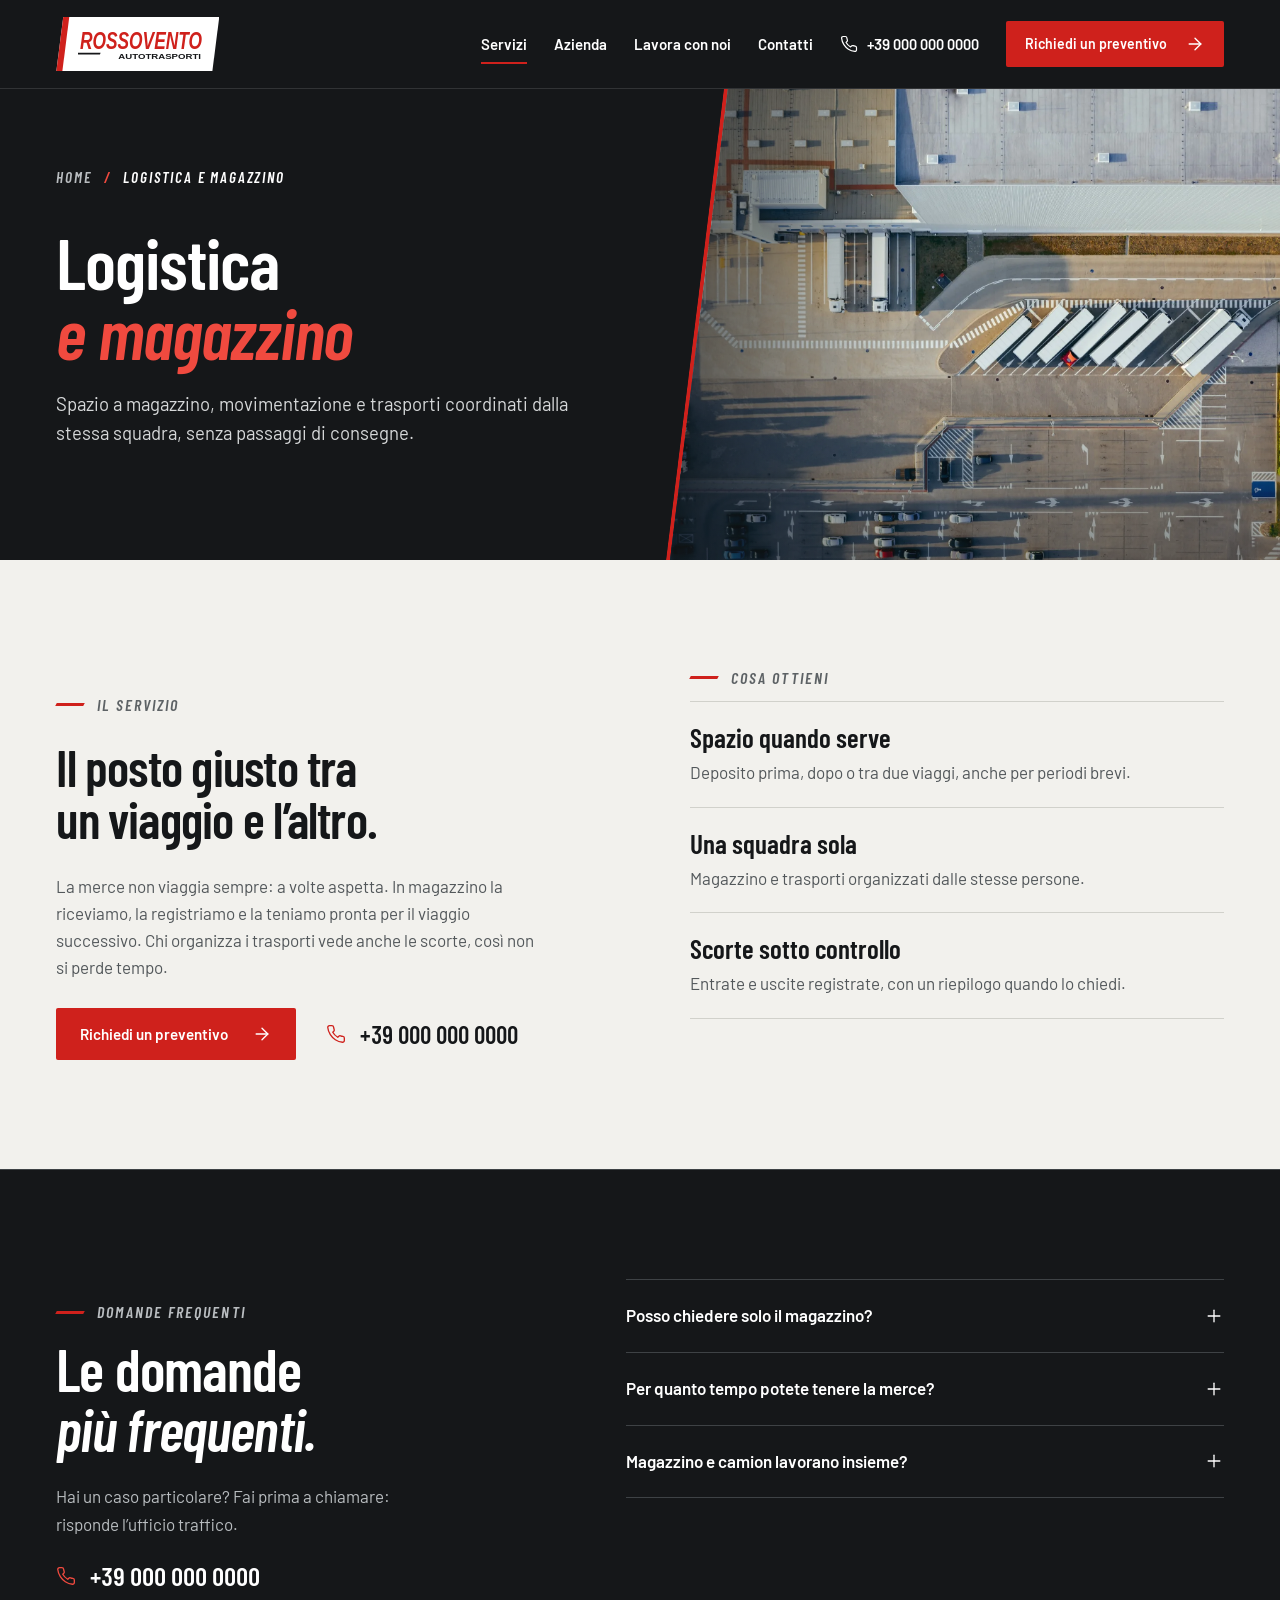
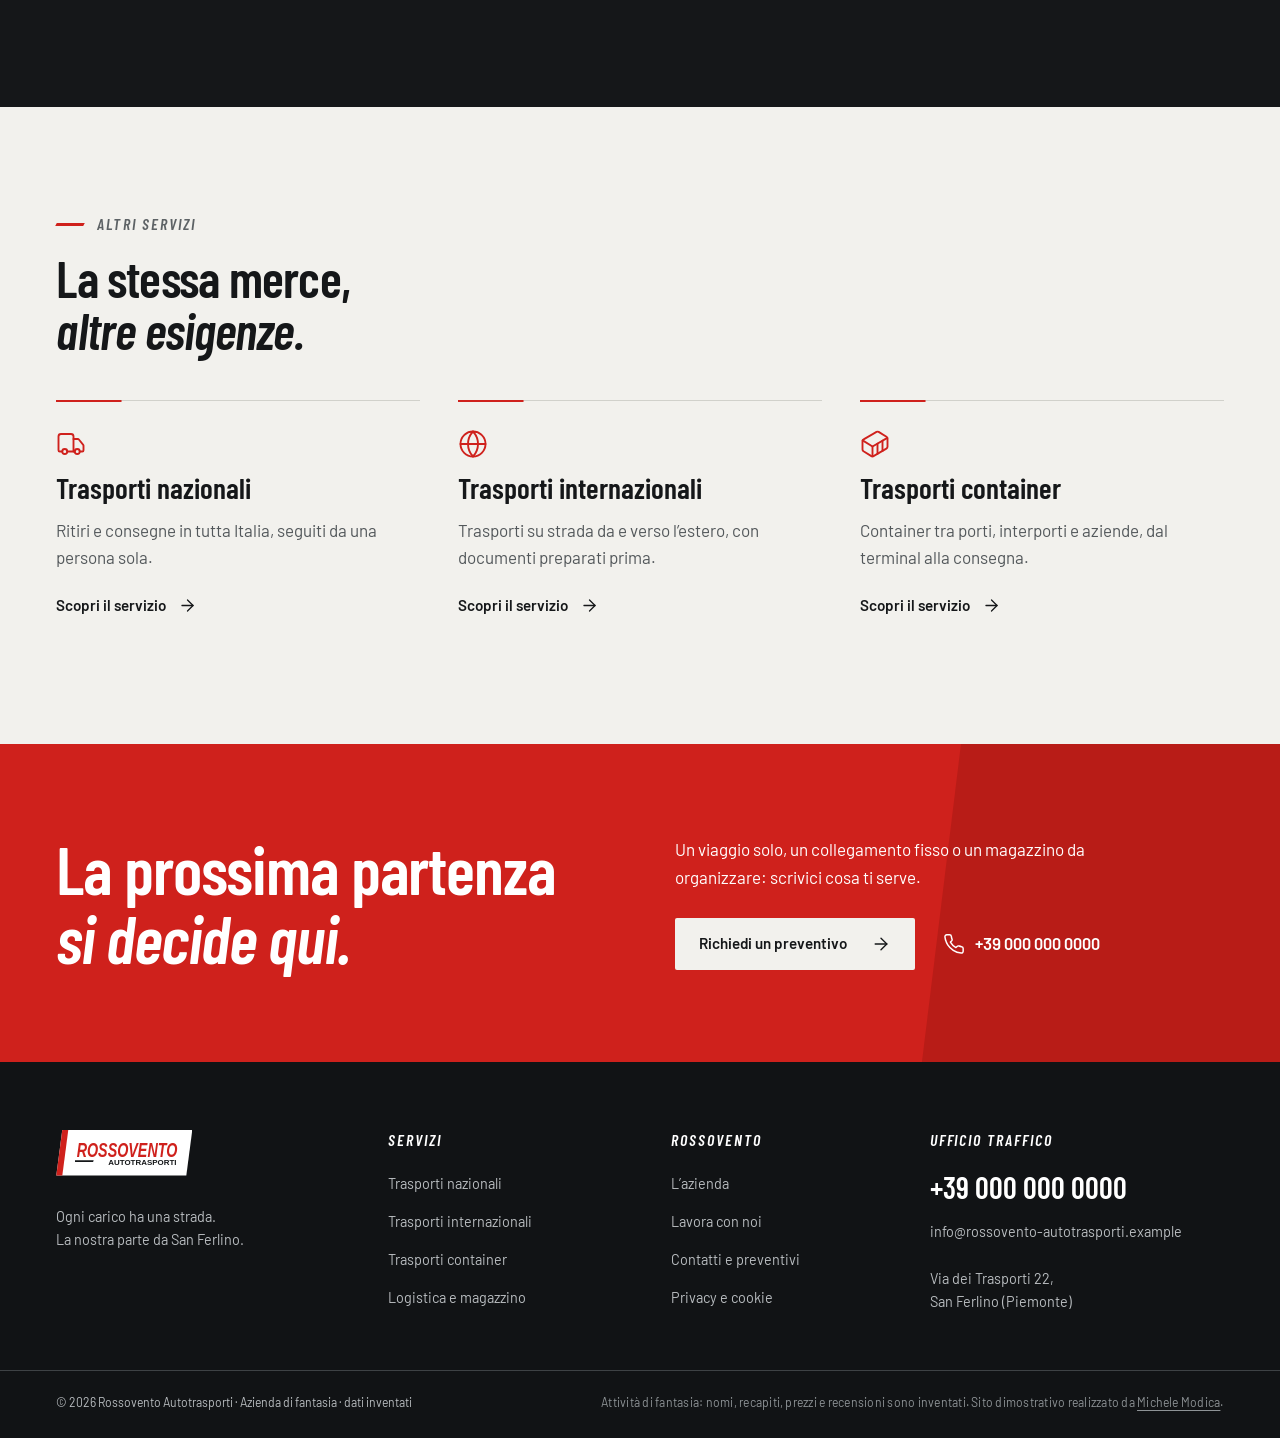
<file: servizio-logistica.html>
<!doctype html>
<html lang="it"><head><meta charset="utf-8"><meta name="viewport" content="width=device-width, initial-scale=1, viewport-fit=cover">
<title>Logistica e magazzino | Rossovento</title><meta name="description" content="Spazio a magazzino, movimentazione e trasporti coordinati dalla stessa squadra, senza passaggi di consegne."><meta name="robots" content="noindex, nofollow"><meta name="theme-color" content="#151719">
<link rel="canonical" href="https://gxmich.github.io/rossovento-autotrasporti-demo/servizio-logistica.html"><link rel="icon" href="assets/favicon.svg" type="image/svg+xml">
<meta property="og:type" content="website"><meta property="og:locale" content="it_IT"><meta property="og:site_name" content="Rossovento Autotrasporti (demo)"><meta property="og:title" content="Logistica e magazzino | Rossovento"><meta property="og:description" content="Spazio a magazzino, movimentazione e trasporti coordinati dalla stessa squadra, senza passaggi di consegne."><meta property="og:image" content="https://gxmich.github.io/rossovento-autotrasporti-demo/assets/og.jpg?v=f9fad541"><meta property="og:image:width" content="1200"><meta property="og:image:height" content="630"><meta property="og:image:alt" content="Rossovento Autotrasporti, sito dimostrativo di un’azienda di fantasia"><meta property="og:url" content="https://gxmich.github.io/rossovento-autotrasporti-demo/servizio-logistica.html"><meta name="twitter:card" content="summary_large_image">
<link rel="preload" href="assets/fonts/barlow-condensed-600.woff2" as="font" type="font/woff2" crossorigin><link rel="preload" href="assets/fonts/barlow-condensed-600-italic.woff2" as="font" type="font/woff2" crossorigin><link rel="stylesheet" href="assets/fonts/fonts.css"><link rel="stylesheet" href="assets/site.css?v=255d3bf289">
<script type="application/ld+json">[{"@context": "https://schema.org", "@type": "Organization", "@id": "https://gxmich.github.io/rossovento-autotrasporti-demo/#organization", "name": "Rossovento Autotrasporti (azienda di fantasia)", "description": "Sito dimostrativo: azienda e dati inventati.", "url": "https://gxmich.github.io/rossovento-autotrasporti-demo/"}, {"@context": "https://schema.org", "@type": "Service", "name": "Logistica e magazzino", "serviceType": "Logistica e magazzino", "description": "Spazio a magazzino, movimentazione e trasporti coordinati dalla stessa squadra, senza passaggi di consegne.", "provider": {"@id": "https://gxmich.github.io/rossovento-autotrasporti-demo/#organization"}}]</script><script src="assets/site.js?v=7d471726a3" defer></script></head>
<body class=""><a class="skip" href="#contenuto">Vai al contenuto</a>
<header class="header" data-header><div class="header-inner wrap">
  <a class="logo" href="index.html" aria-label="Rossovento Autotrasporti, home"><img src="img/logo.svg" width="250" height="81" alt="Rossovento Autotrasporti"></a>
  <nav class="desktop-nav" aria-label="Navigazione principale"><a href="servizi.html" aria-current="page">Servizi</a><a href="azienda.html">Azienda</a><a href="lavora-con-noi.html">Lavora con noi</a><a href="contatti.html">Contatti</a></nav>
  <a class="header-phone" href="tel:+390000000000" aria-label="Chiama l’ufficio traffico: +39 000 000 0000"><svg aria-hidden="true" focusable="false" class="icon icon-phone" xmlns="http://www.w3.org/2000/svg" width="24" height="24" viewBox="0 0 24 24" fill="none" stroke="currentColor" stroke-width="2" stroke-linecap="round" stroke-linejoin="round" > <path d="M22 16.92v3a2 2 0 0 1-2.18 2 19.79 19.79 0 0 1-8.63-3.07 19.5 19.5 0 0 1-6-6 19.79 19.79 0 0 1-3.07-8.67A2 2 0 0 1 4.11 2h3a2 2 0 0 1 2 1.72 12.84 12.84 0 0 0 .7 2.81 2 2 0 0 1-.45 2.11L8.09 9.91a16 16 0 0 0 6 6l1.27-1.27a2 2 0 0 1 2.11-.45 12.84 12.84 0 0 0 2.81.7A2 2 0 0 1 22 16.92z" /> </svg><span>+39 000 000 0000</span></a>
  <a class="btn btn-primary header-quote" href="contatti.html#richiesta"><span>Richiedi un preventivo</span><svg aria-hidden="true" focusable="false" class="icon icon-arrow-right" xmlns="http://www.w3.org/2000/svg" width="24" height="24" viewBox="0 0 24 24" fill="none" stroke="currentColor" stroke-width="2" stroke-linecap="round" stroke-linejoin="round" > <path d="M5 12h14" /> <path d="m12 5 7 7-7 7" /> </svg></a>
  <button class="menu-toggle" type="button" aria-expanded="false" aria-controls="menu-mobile" aria-label="Apri il menu" data-menu-toggle><span></span><span></span></button>
</div></header><noscript><nav class="fallback-nav" aria-label="Navigazione senza JavaScript"><a href="servizi.html">Servizi</a><a href="azienda.html">Azienda</a><a href="contatti.html">Contatti</a><a href="lavora-con-noi.html">Lavora con noi</a></nav></noscript>
<div class="mobile-menu" id="menu-mobile" hidden inert data-menu aria-label="Menu di navigazione">
  <nav aria-label="Navigazione mobile"><a href="index.html">Home</a><a href="servizi.html" aria-current="page">Servizi</a><a href="azienda.html">Azienda</a><a href="lavora-con-noi.html">Lavora con noi</a><a href="contatti.html">Contatti</a></nav>
  <div class="menu-contact"><p>Ufficio traffico</p><a href="tel:+390000000000">+39 000 000 0000</a><a href="mailto:info@rossovento-autotrasporti.example">info@rossovento-autotrasporti.example</a></div>
  <a class="btn btn-primary menu-quote" href="contatti.html#richiesta"><span>Richiedi un preventivo</span><svg aria-hidden="true" focusable="false" class="icon icon-arrow-right" xmlns="http://www.w3.org/2000/svg" width="24" height="24" viewBox="0 0 24 24" fill="none" stroke="currentColor" stroke-width="2" stroke-linecap="round" stroke-linejoin="round" > <path d="M5 12h14" /> <path d="m12 5 7 7-7 7" /> </svg></a>
</div><main id="contenuto" tabindex="-1"><section class="page-intro with-photo"><div class="wrap"><nav class="breadcrumb" aria-label="Percorso"><a href="index.html">Home</a><span aria-hidden="true">/</span><span aria-current="page">Logistica e magazzino</span></nav><div class="intro-copy"><h1>Logistica<br><em>e magazzino</em></h1><p class="lead">Spazio a magazzino, movimentazione e trasporti coordinati dalla stessa squadra, senza passaggi di consegne.</p></div></div><div class="page-intro-photo"><div class="page-intro-frame"><img src="img/logistica-aerea.webp" srcset="img/logistica-aerea-900.webp 900w, img/logistica-aerea.webp 2000w" sizes="(max-width: 1000px) 145vw, 1100px" width="2000" height="1332" alt="Vista dall’alto di un piazzale con camion e auto parcheggiati" fetchpriority="high" decoding="async"></div></div></section><section class="section paper"><div class="wrap service-detail"><div class="detail-lead"><p class="kicker">Il servizio</p><h2>Il posto giusto tra un viaggio e l’altro.</h2><p>La merce non viaggia sempre: a volte aspetta. In magazzino la riceviamo, la registriamo e la teniamo pronta per il viaggio successivo. Chi organizza i trasporti vede anche le scorte, così non si perde tempo.</p><div class="button-row"><a class="btn btn-primary" href="contatti.html?servizio=Logistica#richiesta"><span>Richiedi un preventivo</span><svg aria-hidden="true" focusable="false" class="icon icon-arrow-right" xmlns="http://www.w3.org/2000/svg" width="24" height="24" viewBox="0 0 24 24" fill="none" stroke="currentColor" stroke-width="2" stroke-linecap="round" stroke-linejoin="round" > <path d="M5 12h14" /> <path d="m12 5 7 7-7 7" /> </svg></a><a class="text-link detail-phone" href="tel:+390000000000"><svg aria-hidden="true" focusable="false" class="icon icon-phone" xmlns="http://www.w3.org/2000/svg" width="24" height="24" viewBox="0 0 24 24" fill="none" stroke="currentColor" stroke-width="2" stroke-linecap="round" stroke-linejoin="round" > <path d="M22 16.92v3a2 2 0 0 1-2.18 2 19.79 19.79 0 0 1-8.63-3.07 19.5 19.5 0 0 1-6-6 19.79 19.79 0 0 1-3.07-8.67A2 2 0 0 1 4.11 2h3a2 2 0 0 1 2 1.72 12.84 12.84 0 0 0 .7 2.81 2 2 0 0 1-.45 2.11L8.09 9.91a16 16 0 0 0 6 6l1.27-1.27a2 2 0 0 1 2.11-.45 12.84 12.84 0 0 0 2.81.7A2 2 0 0 1 22 16.92z" /> </svg>+39 000 000 0000</a></div></div><div class="detail-benefits"><h3 class="detail-label">Cosa ottieni</h3><dl class="detail-points"><div><dt>Spazio quando serve</dt><dd>Deposito prima, dopo o tra due viaggi, anche per periodi brevi.</dd></div><div><dt>Una squadra sola</dt><dd>Magazzino e trasporti organizzati dalle stesse persone.</dd></div><div><dt>Scorte sotto controllo</dt><dd>Entrate e uscite registrate, con un riepilogo quando lo chiedi.</dd></div></dl></div></div></section><section class="faq section"><div class="wrap faq-grid"><div><p class="kicker">Domande frequenti</p><h2>Le domande<br><em>più frequenti.</em></h2><p>Hai un caso particolare? Fai prima a chiamare: risponde l’ufficio traffico.</p><a class="text-link" href="tel:+390000000000"><svg aria-hidden="true" focusable="false" class="icon icon-phone" xmlns="http://www.w3.org/2000/svg" width="24" height="24" viewBox="0 0 24 24" fill="none" stroke="currentColor" stroke-width="2" stroke-linecap="round" stroke-linejoin="round" > <path d="M22 16.92v3a2 2 0 0 1-2.18 2 19.79 19.79 0 0 1-8.63-3.07 19.5 19.5 0 0 1-6-6 19.79 19.79 0 0 1-3.07-8.67A2 2 0 0 1 4.11 2h3a2 2 0 0 1 2 1.72 12.84 12.84 0 0 0 .7 2.81 2 2 0 0 1-.45 2.11L8.09 9.91a16 16 0 0 0 6 6l1.27-1.27a2 2 0 0 1 2.11-.45 12.84 12.84 0 0 0 2.81.7A2 2 0 0 1 22 16.92z" /> </svg>+39 000 000 0000</a></div><div class="faq-list"><details class="faq-item"><summary>Posso chiedere solo il magazzino?<svg aria-hidden="true" focusable="false" class="icon icon-plus" xmlns="http://www.w3.org/2000/svg" width="24" height="24" viewBox="0 0 24 24" fill="none" stroke="currentColor" stroke-width="2" stroke-linecap="round" stroke-linejoin="round" > <path d="M5 12h14" /> <path d="M12 5v14" /> </svg></summary><div class="faq-answer"><p>Sì. Descrivi merce, quantità e periodo: ti rispondiamo su spazio e condizioni.</p></div></details><details class="faq-item"><summary>Per quanto tempo potete tenere la merce?<svg aria-hidden="true" focusable="false" class="icon icon-plus" xmlns="http://www.w3.org/2000/svg" width="24" height="24" viewBox="0 0 24 24" fill="none" stroke="currentColor" stroke-width="2" stroke-linecap="round" stroke-linejoin="round" > <path d="M5 12h14" /> <path d="M12 5v14" /> </svg></summary><div class="faq-answer"><p>Da pochi giorni a mesi. Indica il periodo nella richiesta e ti diciamo cosa possiamo fare.</p></div></details><details class="faq-item"><summary>Magazzino e camion lavorano insieme?<svg aria-hidden="true" focusable="false" class="icon icon-plus" xmlns="http://www.w3.org/2000/svg" width="24" height="24" viewBox="0 0 24 24" fill="none" stroke="currentColor" stroke-width="2" stroke-linecap="round" stroke-linejoin="round" > <path d="M5 12h14" /> <path d="M12 5v14" /> </svg></summary><div class="faq-answer"><p>Sì. La stessa squadra organizza le uscite dal magazzino e i viaggi.</p></div></details></div></div></section><section class="related section paper"><div class="wrap"><div class="related-head"><p class="kicker">Altri servizi</p><h2>La stessa merce,<br><em>altre esigenze.</em></h2></div><div class="related-grid"><a class="related-card" href="servizio-nazionali.html"><svg aria-hidden="true" focusable="false" class="icon icon-truck related-icon" xmlns="http://www.w3.org/2000/svg" width="24" height="24" viewBox="0 0 24 24" fill="none" stroke="currentColor" stroke-width="2" stroke-linecap="round" stroke-linejoin="round" > <path d="M14 18V6a2 2 0 0 0-2-2H4a2 2 0 0 0-2 2v11a1 1 0 0 0 1 1h2" /> <path d="M15 18H9" /> <path d="M19 18h2a1 1 0 0 0 1-1v-3.65a1 1 0 0 0-.22-.624l-3.48-4.35A1 1 0 0 0 17.52 8H14" /> <circle cx="17" cy="18" r="2" /> <circle cx="7" cy="18" r="2" /> </svg><h3>Trasporti nazionali</h3><p>Ritiri e consegne in tutta Italia, seguiti da una persona sola.</p><span class="related-more">Scopri il servizio <svg aria-hidden="true" focusable="false" class="icon icon-arrow-right" xmlns="http://www.w3.org/2000/svg" width="24" height="24" viewBox="0 0 24 24" fill="none" stroke="currentColor" stroke-width="2" stroke-linecap="round" stroke-linejoin="round" > <path d="M5 12h14" /> <path d="m12 5 7 7-7 7" /> </svg></span></a><a class="related-card" href="servizio-internazionali.html"><svg aria-hidden="true" focusable="false" class="icon icon-globe related-icon" xmlns="http://www.w3.org/2000/svg" width="24" height="24" viewBox="0 0 24 24" fill="none" stroke="currentColor" stroke-width="2" stroke-linecap="round" stroke-linejoin="round" > <circle cx="12" cy="12" r="10" /> <path d="M12 2a14.5 14.5 0 0 0 0 20 14.5 14.5 0 0 0 0-20" /> <path d="M2 12h20" /> </svg><h3>Trasporti internazionali</h3><p>Trasporti su strada da e verso l’estero, con documenti preparati prima.</p><span class="related-more">Scopri il servizio <svg aria-hidden="true" focusable="false" class="icon icon-arrow-right" xmlns="http://www.w3.org/2000/svg" width="24" height="24" viewBox="0 0 24 24" fill="none" stroke="currentColor" stroke-width="2" stroke-linecap="round" stroke-linejoin="round" > <path d="M5 12h14" /> <path d="m12 5 7 7-7 7" /> </svg></span></a><a class="related-card" href="servizio-container.html"><svg aria-hidden="true" focusable="false" class="icon icon-container related-icon" xmlns="http://www.w3.org/2000/svg" width="24" height="24" viewBox="0 0 24 24" fill="none" stroke="currentColor" stroke-width="2" stroke-linecap="round" stroke-linejoin="round" > <path d="M22 7.7c0-.6-.4-1.2-.8-1.5l-6.3-3.9a1.72 1.72 0 0 0-1.7 0l-10.3 6c-.5.2-.9.8-.9 1.4v6.6c0 .5.4 1.2.8 1.5l6.3 3.9a1.72 1.72 0 0 0 1.7 0l10.3-6c.5-.3.9-1 .9-1.5Z" /> <path d="M10 21.9V14L2.1 9.1" /> <path d="m10 14 11.9-6.9" /> <path d="M14 19.8v-8.1" /> <path d="M18 17.5V9.4" /> </svg><h3>Trasporti container</h3><p>Container tra porti, interporti e aziende, dal terminal alla consegna.</p><span class="related-more">Scopri il servizio <svg aria-hidden="true" focusable="false" class="icon icon-arrow-right" xmlns="http://www.w3.org/2000/svg" width="24" height="24" viewBox="0 0 24 24" fill="none" stroke="currentColor" stroke-width="2" stroke-linecap="round" stroke-linejoin="round" > <path d="M5 12h14" /> <path d="m12 5 7 7-7 7" /> </svg></span></a></div></div></section><section class="contact-band"><div class="wrap contact-band-inner"><h2>La prossima partenza<br><em>si decide qui.</em></h2><div><p>Un viaggio solo, un collegamento fisso o un magazzino da organizzare: scrivici cosa ti serve.</p><div class="button-row"><a class="btn btn-light" href="contatti.html#richiesta"><span>Richiedi un preventivo</span><svg aria-hidden="true" focusable="false" class="icon icon-arrow-right" xmlns="http://www.w3.org/2000/svg" width="24" height="24" viewBox="0 0 24 24" fill="none" stroke="currentColor" stroke-width="2" stroke-linecap="round" stroke-linejoin="round" > <path d="M5 12h14" /> <path d="m12 5 7 7-7 7" /> </svg></a><a class="band-phone" href="tel:+390000000000"><svg aria-hidden="true" focusable="false" class="icon icon-phone" xmlns="http://www.w3.org/2000/svg" width="24" height="24" viewBox="0 0 24 24" fill="none" stroke="currentColor" stroke-width="2" stroke-linecap="round" stroke-linejoin="round" > <path d="M22 16.92v3a2 2 0 0 1-2.18 2 19.79 19.79 0 0 1-8.63-3.07 19.5 19.5 0 0 1-6-6 19.79 19.79 0 0 1-3.07-8.67A2 2 0 0 1 4.11 2h3a2 2 0 0 1 2 1.72 12.84 12.84 0 0 0 .7 2.81 2 2 0 0 1-.45 2.11L8.09 9.91a16 16 0 0 0 6 6l1.27-1.27a2 2 0 0 1 2.11-.45 12.84 12.84 0 0 0 2.81.7A2 2 0 0 1 22 16.92z" /> </svg>+39 000 000 0000</a></div></div></div></section></main><footer class="footer"><div class="wrap footer-top">
  <div class="footer-brand"><a class="logo" href="index.html"><img src="img/logo.svg" width="250" height="81" alt="Rossovento Autotrasporti, home"></a><p>Ogni carico ha una strada.<br>La nostra parte da San Ferlino.</p></div>
  <div><h2>Servizi</h2><ul><li><a href="servizio-nazionali.html">Trasporti nazionali</a></li><li><a href="servizio-internazionali.html">Trasporti internazionali</a></li><li><a href="servizio-container.html">Trasporti container</a></li><li><a href="servizio-logistica.html">Logistica e magazzino</a></li></ul></div>
  <div><h2>Rossovento</h2><ul><li><a href="azienda.html">L’azienda</a></li><li><a href="lavora-con-noi.html">Lavora con noi</a></li><li><a href="contatti.html">Contatti e preventivi</a></li><li><a href="privacy.html">Privacy e cookie</a></li></ul></div>
  <div class="footer-contact"><h2>Ufficio traffico</h2><a class="footer-tel" href="tel:+390000000000">+39 000 000 0000</a><a href="mailto:info@rossovento-autotrasporti.example">info@rossovento-autotrasporti.example</a><p>Via dei Trasporti&nbsp;22, San&nbsp;Ferlino (Piemonte)</p></div>
</div><div class="wrap footer-bottom"><p>© <span data-year>2026</span> Rossovento Autotrasporti&nbsp;· Azienda di fantasia&nbsp;· dati inventati</p><p class="footer-preview">Attività di fantasia: nomi, recapiti, prezzi e recensioni sono inventati. Sito dimostrativo realizzato da <a href="https://www.modicamichele.it">Michele Modica</a>.</p></div></footer>
<nav class="mobile-actions" aria-label="Azioni rapide"><a href="tel:+390000000000"><svg aria-hidden="true" focusable="false" class="icon icon-phone" xmlns="http://www.w3.org/2000/svg" width="24" height="24" viewBox="0 0 24 24" fill="none" stroke="currentColor" stroke-width="2" stroke-linecap="round" stroke-linejoin="round" > <path d="M22 16.92v3a2 2 0 0 1-2.18 2 19.79 19.79 0 0 1-8.63-3.07 19.5 19.5 0 0 1-6-6 19.79 19.79 0 0 1-3.07-8.67A2 2 0 0 1 4.11 2h3a2 2 0 0 1 2 1.72 12.84 12.84 0 0 0 .7 2.81 2 2 0 0 1-.45 2.11L8.09 9.91a16 16 0 0 0 6 6l1.27-1.27a2 2 0 0 1 2.11-.45 12.84 12.84 0 0 0 2.81.7A2 2 0 0 1 22 16.92z" /> </svg>Chiama il traffico</a><a href="contatti.html#richiesta">Preventivo <svg aria-hidden="true" focusable="false" class="icon icon-arrow-right" xmlns="http://www.w3.org/2000/svg" width="24" height="24" viewBox="0 0 24 24" fill="none" stroke="currentColor" stroke-width="2" stroke-linecap="round" stroke-linejoin="round" > <path d="M5 12h14" /> <path d="m12 5 7 7-7 7" /> </svg></a></nav></body></html>
</file>
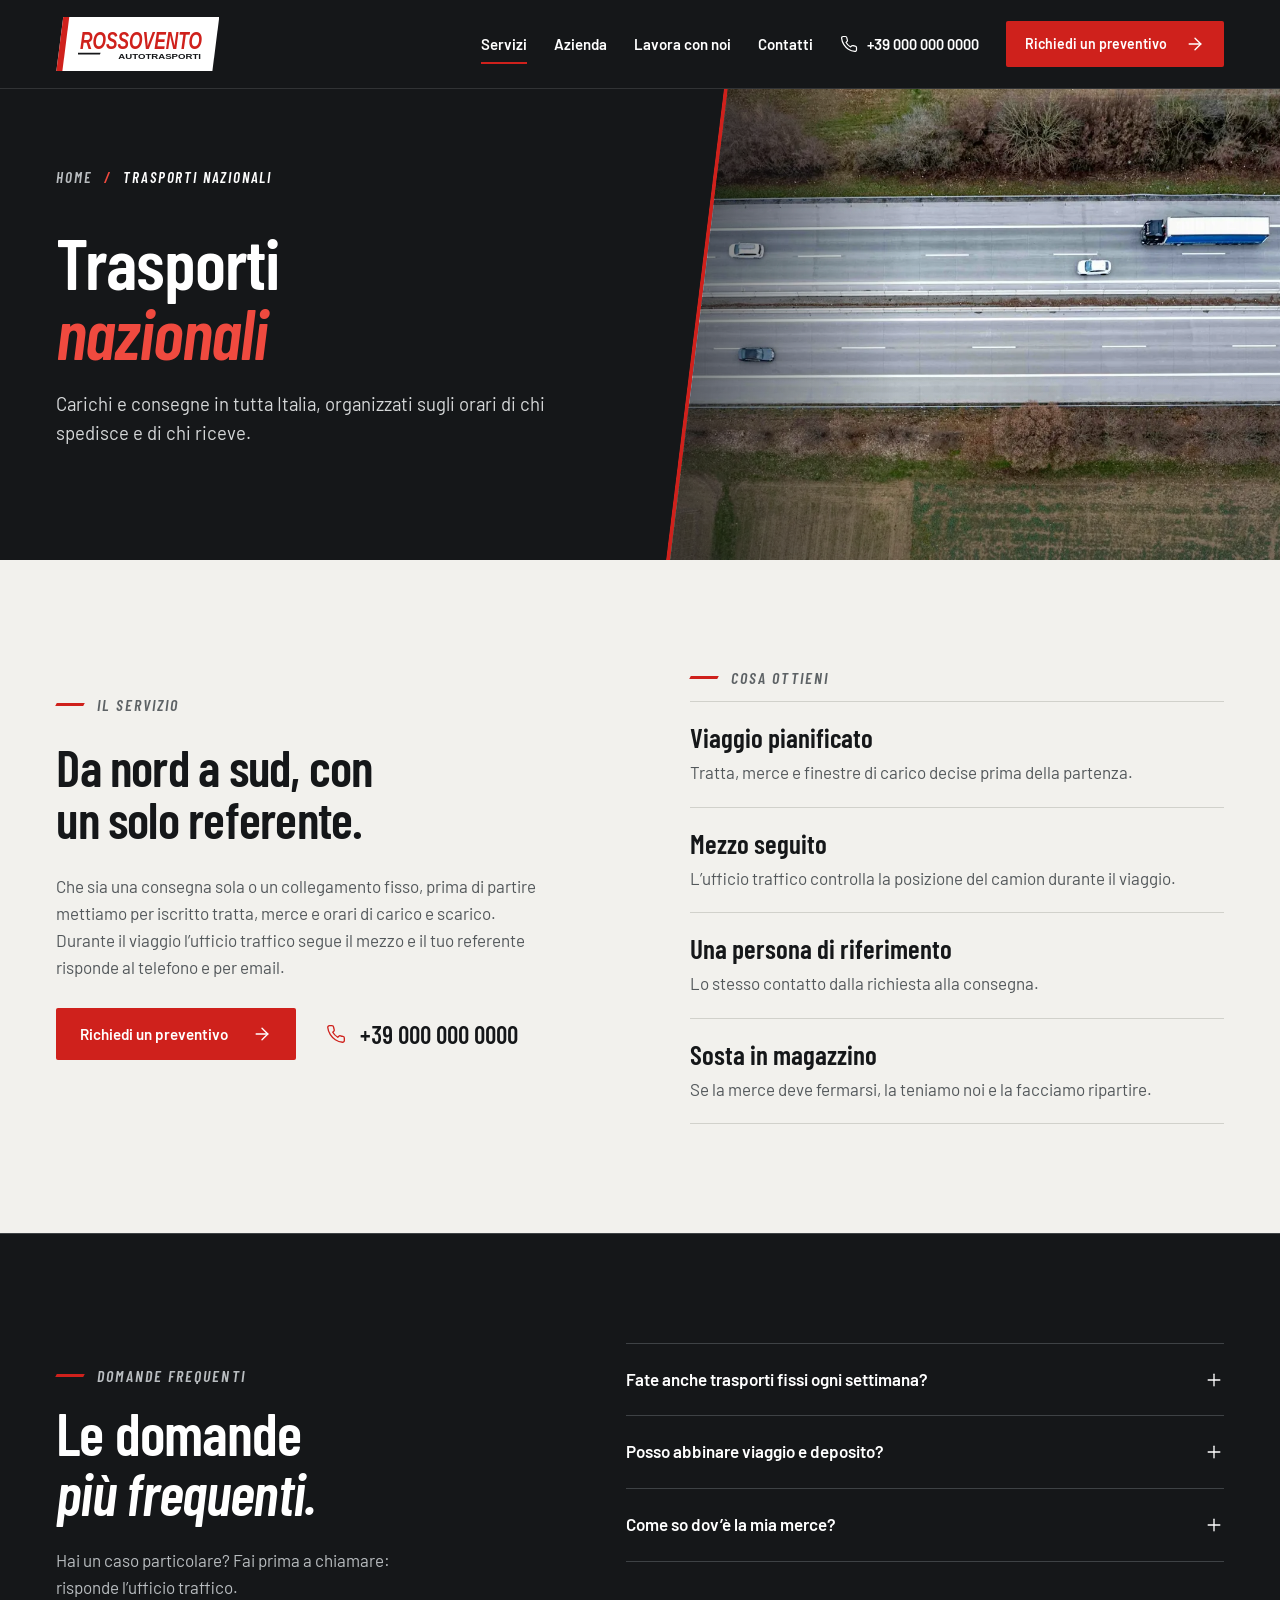
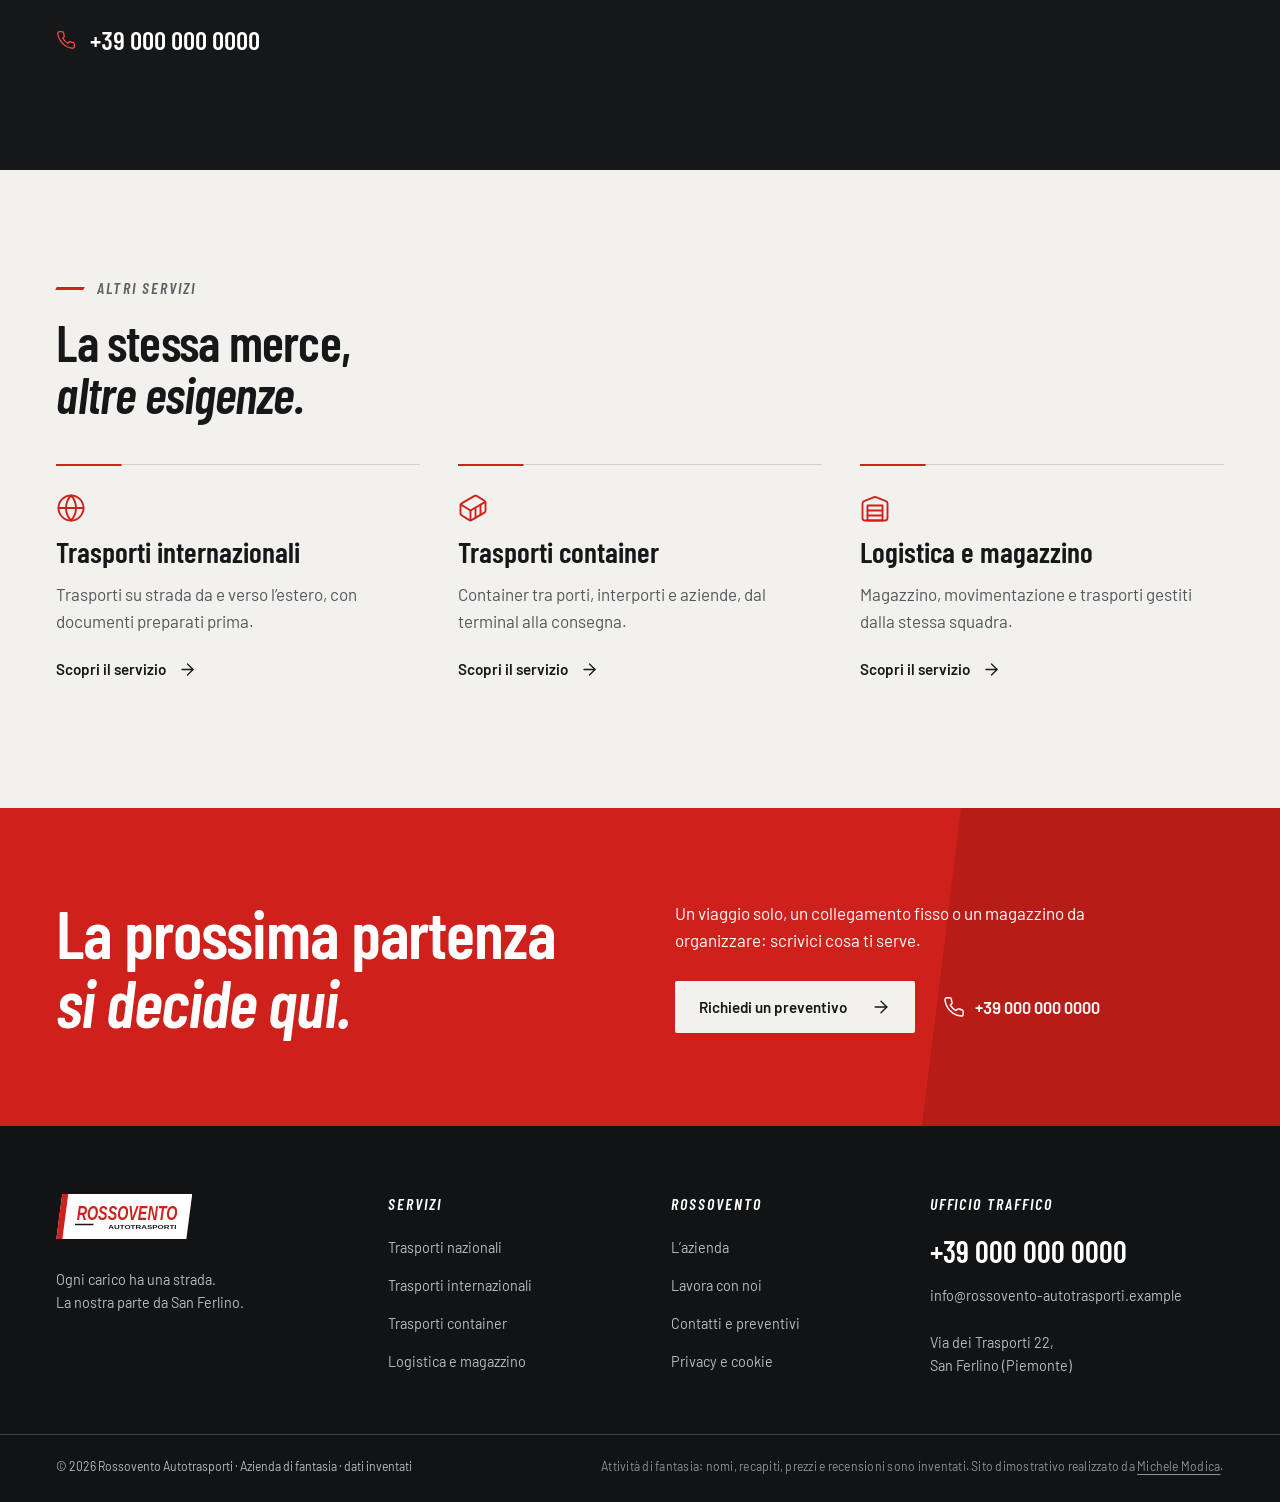
<file: servizio-nazionali.html>
<!doctype html>
<html lang="it"><head><meta charset="utf-8"><meta name="viewport" content="width=device-width, initial-scale=1, viewport-fit=cover">
<title>Trasporti nazionali | Rossovento</title><meta name="description" content="Carichi e consegne in tutta Italia, organizzati sugli orari di chi spedisce e di chi riceve."><meta name="robots" content="noindex, nofollow"><meta name="theme-color" content="#151719">
<link rel="canonical" href="https://gxmich.github.io/rossovento-autotrasporti-demo/servizio-nazionali.html"><link rel="icon" href="assets/favicon.svg" type="image/svg+xml">
<meta property="og:type" content="website"><meta property="og:locale" content="it_IT"><meta property="og:site_name" content="Rossovento Autotrasporti (demo)"><meta property="og:title" content="Trasporti nazionali | Rossovento"><meta property="og:description" content="Carichi e consegne in tutta Italia, organizzati sugli orari di chi spedisce e di chi riceve."><meta property="og:image" content="https://gxmich.github.io/rossovento-autotrasporti-demo/assets/og.jpg?v=f9fad541"><meta property="og:image:width" content="1200"><meta property="og:image:height" content="630"><meta property="og:image:alt" content="Rossovento Autotrasporti, sito dimostrativo di un’azienda di fantasia"><meta property="og:url" content="https://gxmich.github.io/rossovento-autotrasporti-demo/servizio-nazionali.html"><meta name="twitter:card" content="summary_large_image">
<link rel="preload" href="assets/fonts/barlow-condensed-600.woff2" as="font" type="font/woff2" crossorigin><link rel="preload" href="assets/fonts/barlow-condensed-600-italic.woff2" as="font" type="font/woff2" crossorigin><link rel="stylesheet" href="assets/fonts/fonts.css"><link rel="stylesheet" href="assets/site.css?v=255d3bf289">
<script type="application/ld+json">[{"@context": "https://schema.org", "@type": "Organization", "@id": "https://gxmich.github.io/rossovento-autotrasporti-demo/#organization", "name": "Rossovento Autotrasporti (azienda di fantasia)", "description": "Sito dimostrativo: azienda e dati inventati.", "url": "https://gxmich.github.io/rossovento-autotrasporti-demo/"}, {"@context": "https://schema.org", "@type": "Service", "name": "Trasporti nazionali", "serviceType": "Trasporti nazionali", "description": "Carichi e consegne in tutta Italia, organizzati sugli orari di chi spedisce e di chi riceve.", "provider": {"@id": "https://gxmich.github.io/rossovento-autotrasporti-demo/#organization"}}]</script><script src="assets/site.js?v=7d471726a3" defer></script></head>
<body class=""><a class="skip" href="#contenuto">Vai al contenuto</a>
<header class="header" data-header><div class="header-inner wrap">
  <a class="logo" href="index.html" aria-label="Rossovento Autotrasporti, home"><img src="img/logo.svg" width="250" height="81" alt="Rossovento Autotrasporti"></a>
  <nav class="desktop-nav" aria-label="Navigazione principale"><a href="servizi.html" aria-current="page">Servizi</a><a href="azienda.html">Azienda</a><a href="lavora-con-noi.html">Lavora con noi</a><a href="contatti.html">Contatti</a></nav>
  <a class="header-phone" href="tel:+390000000000" aria-label="Chiama l’ufficio traffico: +39 000 000 0000"><svg aria-hidden="true" focusable="false" class="icon icon-phone" xmlns="http://www.w3.org/2000/svg" width="24" height="24" viewBox="0 0 24 24" fill="none" stroke="currentColor" stroke-width="2" stroke-linecap="round" stroke-linejoin="round" > <path d="M22 16.92v3a2 2 0 0 1-2.18 2 19.79 19.79 0 0 1-8.63-3.07 19.5 19.5 0 0 1-6-6 19.79 19.79 0 0 1-3.07-8.67A2 2 0 0 1 4.11 2h3a2 2 0 0 1 2 1.72 12.84 12.84 0 0 0 .7 2.81 2 2 0 0 1-.45 2.11L8.09 9.91a16 16 0 0 0 6 6l1.27-1.27a2 2 0 0 1 2.11-.45 12.84 12.84 0 0 0 2.81.7A2 2 0 0 1 22 16.92z" /> </svg><span>+39 000 000 0000</span></a>
  <a class="btn btn-primary header-quote" href="contatti.html#richiesta"><span>Richiedi un preventivo</span><svg aria-hidden="true" focusable="false" class="icon icon-arrow-right" xmlns="http://www.w3.org/2000/svg" width="24" height="24" viewBox="0 0 24 24" fill="none" stroke="currentColor" stroke-width="2" stroke-linecap="round" stroke-linejoin="round" > <path d="M5 12h14" /> <path d="m12 5 7 7-7 7" /> </svg></a>
  <button class="menu-toggle" type="button" aria-expanded="false" aria-controls="menu-mobile" aria-label="Apri il menu" data-menu-toggle><span></span><span></span></button>
</div></header><noscript><nav class="fallback-nav" aria-label="Navigazione senza JavaScript"><a href="servizi.html">Servizi</a><a href="azienda.html">Azienda</a><a href="contatti.html">Contatti</a><a href="lavora-con-noi.html">Lavora con noi</a></nav></noscript>
<div class="mobile-menu" id="menu-mobile" hidden inert data-menu aria-label="Menu di navigazione">
  <nav aria-label="Navigazione mobile"><a href="index.html">Home</a><a href="servizi.html" aria-current="page">Servizi</a><a href="azienda.html">Azienda</a><a href="lavora-con-noi.html">Lavora con noi</a><a href="contatti.html">Contatti</a></nav>
  <div class="menu-contact"><p>Ufficio traffico</p><a href="tel:+390000000000">+39 000 000 0000</a><a href="mailto:info@rossovento-autotrasporti.example">info@rossovento-autotrasporti.example</a></div>
  <a class="btn btn-primary menu-quote" href="contatti.html#richiesta"><span>Richiedi un preventivo</span><svg aria-hidden="true" focusable="false" class="icon icon-arrow-right" xmlns="http://www.w3.org/2000/svg" width="24" height="24" viewBox="0 0 24 24" fill="none" stroke="currentColor" stroke-width="2" stroke-linecap="round" stroke-linejoin="round" > <path d="M5 12h14" /> <path d="m12 5 7 7-7 7" /> </svg></a>
</div><main id="contenuto" tabindex="-1"><section class="page-intro with-photo"><div class="wrap"><nav class="breadcrumb" aria-label="Percorso"><a href="index.html">Home</a><span aria-hidden="true">/</span><span aria-current="page">Trasporti nazionali</span></nav><div class="intro-copy"><h1>Trasporti<br><em>nazionali</em></h1><p class="lead">Carichi e consegne in tutta Italia, organizzati sugli orari di chi spedisce e di chi riceve.</p></div></div><div class="page-intro-photo"><div class="page-intro-frame"><img src="img/autostrada-aerea.webp" srcset="img/autostrada-aerea-900.webp 900w, img/autostrada-aerea.webp 2000w" sizes="(max-width: 1000px) 145vw, 1100px" width="2000" height="796" alt="Autostrada vista dall’alto con un autoarticolato in viaggio" fetchpriority="high" decoding="async"></div></div></section><section class="section paper"><div class="wrap service-detail"><div class="detail-lead"><p class="kicker">Il servizio</p><h2>Da nord a sud, con un solo referente.</h2><p>Che sia una consegna sola o un collegamento fisso, prima di partire mettiamo per iscritto tratta, merce e orari di carico e scarico. Durante il viaggio l’ufficio traffico segue il mezzo e il tuo referente risponde al telefono e per email.</p><div class="button-row"><a class="btn btn-primary" href="contatti.html?servizio=Nazionali#richiesta"><span>Richiedi un preventivo</span><svg aria-hidden="true" focusable="false" class="icon icon-arrow-right" xmlns="http://www.w3.org/2000/svg" width="24" height="24" viewBox="0 0 24 24" fill="none" stroke="currentColor" stroke-width="2" stroke-linecap="round" stroke-linejoin="round" > <path d="M5 12h14" /> <path d="m12 5 7 7-7 7" /> </svg></a><a class="text-link detail-phone" href="tel:+390000000000"><svg aria-hidden="true" focusable="false" class="icon icon-phone" xmlns="http://www.w3.org/2000/svg" width="24" height="24" viewBox="0 0 24 24" fill="none" stroke="currentColor" stroke-width="2" stroke-linecap="round" stroke-linejoin="round" > <path d="M22 16.92v3a2 2 0 0 1-2.18 2 19.79 19.79 0 0 1-8.63-3.07 19.5 19.5 0 0 1-6-6 19.79 19.79 0 0 1-3.07-8.67A2 2 0 0 1 4.11 2h3a2 2 0 0 1 2 1.72 12.84 12.84 0 0 0 .7 2.81 2 2 0 0 1-.45 2.11L8.09 9.91a16 16 0 0 0 6 6l1.27-1.27a2 2 0 0 1 2.11-.45 12.84 12.84 0 0 0 2.81.7A2 2 0 0 1 22 16.92z" /> </svg>+39 000 000 0000</a></div></div><div class="detail-benefits"><h3 class="detail-label">Cosa ottieni</h3><dl class="detail-points"><div><dt>Viaggio pianificato</dt><dd>Tratta, merce e finestre di carico decise prima della partenza.</dd></div><div><dt>Mezzo seguito</dt><dd>L’ufficio traffico controlla la posizione del camion durante il viaggio.</dd></div><div><dt>Una persona di riferimento</dt><dd>Lo stesso contatto dalla richiesta alla consegna.</dd></div><div><dt>Sosta in magazzino</dt><dd>Se la merce deve fermarsi, la teniamo noi e la facciamo ripartire.</dd></div></dl></div></div></section><section class="faq section"><div class="wrap faq-grid"><div><p class="kicker">Domande frequenti</p><h2>Le domande<br><em>più frequenti.</em></h2><p>Hai un caso particolare? Fai prima a chiamare: risponde l’ufficio traffico.</p><a class="text-link" href="tel:+390000000000"><svg aria-hidden="true" focusable="false" class="icon icon-phone" xmlns="http://www.w3.org/2000/svg" width="24" height="24" viewBox="0 0 24 24" fill="none" stroke="currentColor" stroke-width="2" stroke-linecap="round" stroke-linejoin="round" > <path d="M22 16.92v3a2 2 0 0 1-2.18 2 19.79 19.79 0 0 1-8.63-3.07 19.5 19.5 0 0 1-6-6 19.79 19.79 0 0 1-3.07-8.67A2 2 0 0 1 4.11 2h3a2 2 0 0 1 2 1.72 12.84 12.84 0 0 0 .7 2.81 2 2 0 0 1-.45 2.11L8.09 9.91a16 16 0 0 0 6 6l1.27-1.27a2 2 0 0 1 2.11-.45 12.84 12.84 0 0 0 2.81.7A2 2 0 0 1 22 16.92z" /> </svg>+39 000 000 0000</a></div><div class="faq-list"><details class="faq-item"><summary>Fate anche trasporti fissi ogni settimana?<svg aria-hidden="true" focusable="false" class="icon icon-plus" xmlns="http://www.w3.org/2000/svg" width="24" height="24" viewBox="0 0 24 24" fill="none" stroke="currentColor" stroke-width="2" stroke-linecap="round" stroke-linejoin="round" > <path d="M5 12h14" /> <path d="M12 5v14" /> </svg></summary><div class="faq-answer"><p>Sì. Scrivi nella richiesta ogni quanto parti: la proposta tiene conto della tratta e della cadenza.</p></div></details><details class="faq-item"><summary>Posso abbinare viaggio e deposito?<svg aria-hidden="true" focusable="false" class="icon icon-plus" xmlns="http://www.w3.org/2000/svg" width="24" height="24" viewBox="0 0 24 24" fill="none" stroke="currentColor" stroke-width="2" stroke-linecap="round" stroke-linejoin="round" > <path d="M5 12h14" /> <path d="M12 5v14" /> </svg></summary><div class="faq-answer"><p>Sì. Se la merce deve aspettare prima o dopo il viaggio, la teniamo nel nostro magazzino e la facciamo ripartire.</p></div></details><details class="faq-item"><summary>Come so dov’è la mia merce?<svg aria-hidden="true" focusable="false" class="icon icon-plus" xmlns="http://www.w3.org/2000/svg" width="24" height="24" viewBox="0 0 24 24" fill="none" stroke="currentColor" stroke-width="2" stroke-linecap="round" stroke-linejoin="round" > <path d="M5 12h14" /> <path d="M12 5v14" /> </svg></summary><div class="faq-answer"><p>L’ufficio traffico segue i mezzi durante il viaggio. Per aggiornamenti chiami o scrivi al tuo referente.</p></div></details></div></div></section><section class="related section paper"><div class="wrap"><div class="related-head"><p class="kicker">Altri servizi</p><h2>La stessa merce,<br><em>altre esigenze.</em></h2></div><div class="related-grid"><a class="related-card" href="servizio-internazionali.html"><svg aria-hidden="true" focusable="false" class="icon icon-globe related-icon" xmlns="http://www.w3.org/2000/svg" width="24" height="24" viewBox="0 0 24 24" fill="none" stroke="currentColor" stroke-width="2" stroke-linecap="round" stroke-linejoin="round" > <circle cx="12" cy="12" r="10" /> <path d="M12 2a14.5 14.5 0 0 0 0 20 14.5 14.5 0 0 0 0-20" /> <path d="M2 12h20" /> </svg><h3>Trasporti internazionali</h3><p>Trasporti su strada da e verso l’estero, con documenti preparati prima.</p><span class="related-more">Scopri il servizio <svg aria-hidden="true" focusable="false" class="icon icon-arrow-right" xmlns="http://www.w3.org/2000/svg" width="24" height="24" viewBox="0 0 24 24" fill="none" stroke="currentColor" stroke-width="2" stroke-linecap="round" stroke-linejoin="round" > <path d="M5 12h14" /> <path d="m12 5 7 7-7 7" /> </svg></span></a><a class="related-card" href="servizio-container.html"><svg aria-hidden="true" focusable="false" class="icon icon-container related-icon" xmlns="http://www.w3.org/2000/svg" width="24" height="24" viewBox="0 0 24 24" fill="none" stroke="currentColor" stroke-width="2" stroke-linecap="round" stroke-linejoin="round" > <path d="M22 7.7c0-.6-.4-1.2-.8-1.5l-6.3-3.9a1.72 1.72 0 0 0-1.7 0l-10.3 6c-.5.2-.9.8-.9 1.4v6.6c0 .5.4 1.2.8 1.5l6.3 3.9a1.72 1.72 0 0 0 1.7 0l10.3-6c.5-.3.9-1 .9-1.5Z" /> <path d="M10 21.9V14L2.1 9.1" /> <path d="m10 14 11.9-6.9" /> <path d="M14 19.8v-8.1" /> <path d="M18 17.5V9.4" /> </svg><h3>Trasporti container</h3><p>Container tra porti, interporti e aziende, dal terminal alla consegna.</p><span class="related-more">Scopri il servizio <svg aria-hidden="true" focusable="false" class="icon icon-arrow-right" xmlns="http://www.w3.org/2000/svg" width="24" height="24" viewBox="0 0 24 24" fill="none" stroke="currentColor" stroke-width="2" stroke-linecap="round" stroke-linejoin="round" > <path d="M5 12h14" /> <path d="m12 5 7 7-7 7" /> </svg></span></a><a class="related-card" href="servizio-logistica.html"><svg aria-hidden="true" focusable="false" class="icon icon-warehouse related-icon" xmlns="http://www.w3.org/2000/svg" width="24" height="24" viewBox="0 0 24 24" fill="none" stroke="currentColor" stroke-width="2" stroke-linecap="round" stroke-linejoin="round" > <path d="M22 8.35V20a2 2 0 0 1-2 2H4a2 2 0 0 1-2-2V8.35A2 2 0 0 1 3.26 6.5l8-3.2a2 2 0 0 1 1.48 0l8 3.2A2 2 0 0 1 22 8.35Z" /> <path d="M6 18h12" /> <path d="M6 14h12" /> <rect width="12" height="12" x="6" y="10" /> </svg><h3>Logistica e magazzino</h3><p>Magazzino, movimentazione e trasporti gestiti dalla stessa squadra.</p><span class="related-more">Scopri il servizio <svg aria-hidden="true" focusable="false" class="icon icon-arrow-right" xmlns="http://www.w3.org/2000/svg" width="24" height="24" viewBox="0 0 24 24" fill="none" stroke="currentColor" stroke-width="2" stroke-linecap="round" stroke-linejoin="round" > <path d="M5 12h14" /> <path d="m12 5 7 7-7 7" /> </svg></span></a></div></div></section><section class="contact-band"><div class="wrap contact-band-inner"><h2>La prossima partenza<br><em>si decide qui.</em></h2><div><p>Un viaggio solo, un collegamento fisso o un magazzino da organizzare: scrivici cosa ti serve.</p><div class="button-row"><a class="btn btn-light" href="contatti.html#richiesta"><span>Richiedi un preventivo</span><svg aria-hidden="true" focusable="false" class="icon icon-arrow-right" xmlns="http://www.w3.org/2000/svg" width="24" height="24" viewBox="0 0 24 24" fill="none" stroke="currentColor" stroke-width="2" stroke-linecap="round" stroke-linejoin="round" > <path d="M5 12h14" /> <path d="m12 5 7 7-7 7" /> </svg></a><a class="band-phone" href="tel:+390000000000"><svg aria-hidden="true" focusable="false" class="icon icon-phone" xmlns="http://www.w3.org/2000/svg" width="24" height="24" viewBox="0 0 24 24" fill="none" stroke="currentColor" stroke-width="2" stroke-linecap="round" stroke-linejoin="round" > <path d="M22 16.92v3a2 2 0 0 1-2.18 2 19.79 19.79 0 0 1-8.63-3.07 19.5 19.5 0 0 1-6-6 19.79 19.79 0 0 1-3.07-8.67A2 2 0 0 1 4.11 2h3a2 2 0 0 1 2 1.72 12.84 12.84 0 0 0 .7 2.81 2 2 0 0 1-.45 2.11L8.09 9.91a16 16 0 0 0 6 6l1.27-1.27a2 2 0 0 1 2.11-.45 12.84 12.84 0 0 0 2.81.7A2 2 0 0 1 22 16.92z" /> </svg>+39 000 000 0000</a></div></div></div></section></main><footer class="footer"><div class="wrap footer-top">
  <div class="footer-brand"><a class="logo" href="index.html"><img src="img/logo.svg" width="250" height="81" alt="Rossovento Autotrasporti, home"></a><p>Ogni carico ha una strada.<br>La nostra parte da San Ferlino.</p></div>
  <div><h2>Servizi</h2><ul><li><a href="servizio-nazionali.html">Trasporti nazionali</a></li><li><a href="servizio-internazionali.html">Trasporti internazionali</a></li><li><a href="servizio-container.html">Trasporti container</a></li><li><a href="servizio-logistica.html">Logistica e magazzino</a></li></ul></div>
  <div><h2>Rossovento</h2><ul><li><a href="azienda.html">L’azienda</a></li><li><a href="lavora-con-noi.html">Lavora con noi</a></li><li><a href="contatti.html">Contatti e preventivi</a></li><li><a href="privacy.html">Privacy e cookie</a></li></ul></div>
  <div class="footer-contact"><h2>Ufficio traffico</h2><a class="footer-tel" href="tel:+390000000000">+39 000 000 0000</a><a href="mailto:info@rossovento-autotrasporti.example">info@rossovento-autotrasporti.example</a><p>Via dei Trasporti&nbsp;22, San&nbsp;Ferlino (Piemonte)</p></div>
</div><div class="wrap footer-bottom"><p>© <span data-year>2026</span> Rossovento Autotrasporti&nbsp;· Azienda di fantasia&nbsp;· dati inventati</p><p class="footer-preview">Attività di fantasia: nomi, recapiti, prezzi e recensioni sono inventati. Sito dimostrativo realizzato da <a href="https://www.modicamichele.it">Michele Modica</a>.</p></div></footer>
<nav class="mobile-actions" aria-label="Azioni rapide"><a href="tel:+390000000000"><svg aria-hidden="true" focusable="false" class="icon icon-phone" xmlns="http://www.w3.org/2000/svg" width="24" height="24" viewBox="0 0 24 24" fill="none" stroke="currentColor" stroke-width="2" stroke-linecap="round" stroke-linejoin="round" > <path d="M22 16.92v3a2 2 0 0 1-2.18 2 19.79 19.79 0 0 1-8.63-3.07 19.5 19.5 0 0 1-6-6 19.79 19.79 0 0 1-3.07-8.67A2 2 0 0 1 4.11 2h3a2 2 0 0 1 2 1.72 12.84 12.84 0 0 0 .7 2.81 2 2 0 0 1-.45 2.11L8.09 9.91a16 16 0 0 0 6 6l1.27-1.27a2 2 0 0 1 2.11-.45 12.84 12.84 0 0 0 2.81.7A2 2 0 0 1 22 16.92z" /> </svg>Chiama il traffico</a><a href="contatti.html#richiesta">Preventivo <svg aria-hidden="true" focusable="false" class="icon icon-arrow-right" xmlns="http://www.w3.org/2000/svg" width="24" height="24" viewBox="0 0 24 24" fill="none" stroke="currentColor" stroke-width="2" stroke-linecap="round" stroke-linejoin="round" > <path d="M5 12h14" /> <path d="m12 5 7 7-7 7" /> </svg></a></nav></body></html>
</file>
<file: assets/fonts/fonts.css>
@font-face {
  font-family: 'Barlow';
  font-style: normal;
  font-weight: 400;
  font-display: swap;
  src: url(barlow-400.woff2) format('woff2');
  unicode-range: U+0000-00FF, U+0131, U+0152-0153, U+02BB-02BC, U+02C6, U+02DA, U+02DC, U+0304, U+0308, U+0329, U+2000-206F, U+20AC, U+2122, U+2191, U+2193, U+2212, U+2215, U+FEFF, U+FFFD;
}
@font-face {
  font-family: 'Barlow';
  font-style: normal;
  font-weight: 600;
  font-display: swap;
  src: url(barlow-600.woff2) format('woff2');
  unicode-range: U+0000-00FF, U+0131, U+0152-0153, U+02BB-02BC, U+02C6, U+02DA, U+02DC, U+0304, U+0308, U+0329, U+2000-206F, U+20AC, U+2122, U+2191, U+2193, U+2212, U+2215, U+FEFF, U+FFFD;
}
@font-face {
  font-family: 'Barlow Condensed';
  font-style: normal;
  font-weight: 600;
  font-display: swap;
  src: url(barlow-condensed-600.woff2) format('woff2');
  unicode-range: U+0000-00FF, U+0131, U+0152-0153, U+02BB-02BC, U+02C6, U+02DA, U+02DC, U+0304, U+0308, U+0329, U+2000-206F, U+20AC, U+2122, U+2191, U+2193, U+2212, U+2215, U+FEFF, U+FFFD;
}
@font-face {
  font-family: 'Barlow Condensed';
  font-style: normal;
  font-weight: 700;
  font-display: swap;
  src: url(barlow-condensed-700.woff2) format('woff2');
  unicode-range: U+0000-00FF, U+0131, U+0152-0153, U+02BB-02BC, U+02C6, U+02DA, U+02DC, U+0304, U+0308, U+0329, U+2000-206F, U+20AC, U+2122, U+2191, U+2193, U+2212, U+2215, U+FEFF, U+FFFD;
}
@font-face {
  font-family: 'Barlow Condensed';
  font-style: italic;
  font-weight: 600;
  font-display: swap;
  src: url(barlow-condensed-600-italic.woff2) format('woff2');
  unicode-range: U+0000-00FF, U+0131, U+0152-0153, U+02BB-02BC, U+02C6, U+02DA, U+02DC, U+0304, U+0308, U+0329, U+2000-206F, U+20AC, U+2122, U+2191, U+2193, U+2212, U+2215, U+FEFF, U+FFFD;
}
@font-face {
  font-family: 'Barlow Condensed';
  font-style: italic;
  font-weight: 700;
  font-display: swap;
  src: url(barlow-condensed-700-italic.woff2) format('woff2');
  unicode-range: U+0000-00FF, U+0131, U+0152-0153, U+02BB-02BC, U+02C6, U+02DA, U+02DC, U+0304, U+0308, U+0329, U+2000-206F, U+20AC, U+2122, U+2191, U+2193, U+2212, U+2215, U+FEFF, U+FFFD;
}
</file>
<file: assets/site.css>
/* Rossovento: asphalt, signal red and a condensed italic voice. A cinematic B2B road identity. */
:root {
  color-scheme: dark;
  --ink: #151719;
  --ink-2: #202326;
  --paper: #f2f1ed;
  --white: #fff;
  --red: #cf211c;
  --red-hover: #b51a16;
  --red-bright: #f04a3f;
  --muted: #b9bdc0;
  --body-muted: #53585b;
  --line: #3e4245;
  --paper-line: #d1d1cb;
  --font: 'Barlow', sans-serif;
  --display: 'Barlow Condensed', sans-serif;
  --gutter: clamp(22px, 4.4vw, 72px);
  --section: clamp(76px, 8.5vw, 132px);
  --header-height: 88px;
  --slant: 7deg;
  --fast: 160ms;
  --base: 260ms;
  --ease: cubic-bezier(.22, 1, .36, 1);
}
*, *::before, *::after { box-sizing: border-box; }
html { scroll-behavior: smooth; scroll-padding-top: calc(var(--header-height) + 24px); scrollbar-color: #737778 var(--ink); }
body { margin: 0; background: var(--ink); color: var(--white); font: 400 17px/1.6 var(--font); -webkit-font-smoothing: antialiased; }
body.menu-open { overflow: hidden; }
[hidden] { display: none !important; }
::selection { background: var(--red); color: #fff; }
img, svg { display: block; }
img { max-width: 100%; height: auto; }
button, input, textarea, select { font: inherit; }
button, a, input, select, textarea, summary { -webkit-tap-highlight-color: transparent; }
button, select, summary { cursor: pointer; }
button { color: inherit; }
input, textarea { caret-color: var(--red); }
a { color: inherit; text-underline-offset: .22em; }
button:disabled { cursor: not-allowed; opacity: .55; }
:focus-visible { outline: 3px solid #ee645a; outline-offset: 5px; }
.paper :focus-visible, .hero-quick :focus-visible, .map-section :focus-visible, .request-form :focus-visible { outline-color: var(--red); }
h1, h2, h3, p, figure, dl, dd { margin: 0; }
h1, h2, h3 { font-family: var(--display); font-weight: 600; text-wrap: balance; }
h1 { font-size: clamp(3.2rem, 5.6vw, 5.4rem); line-height: .98; letter-spacing: -.015em; }
h2 { font-size: clamp(2.7rem, 4.6vw, 4.6rem); line-height: 1.02; letter-spacing: -.015em; }
h3 { font-size: 1.65rem; line-height: 1.15; }
/* The italic accent echoes the wordmark: one counterpoint per title. */
h1 em, h2 em { font-style: italic; }
h1 em { color: var(--red-bright); }
.paper h1 em { color: var(--red); }
p, li, dd, small, figcaption, summary, legend { text-wrap: pretty; }
ul, ol { margin: 0; padding: 0; list-style: none; }
.wrap { width: 100%; max-width: 1500px; padding-inline: var(--gutter); margin-inline: auto; }
.section { padding-block: var(--section); }
.paper { background: var(--paper); color: var(--ink); color-scheme: light; }
.icon { width: 22px; height: 22px; flex-shrink: 0; stroke-width: 1.6; }
.sr-only { position: absolute; width: 1px; height: 1px; padding: 0; margin: -1px; overflow: hidden; clip-path: inset(50%); white-space: nowrap; border: 0; }
.skip { position: fixed; top: 12px; left: 20px; z-index: 1000; padding: 12px 20px; color: #fff; background: var(--red); transform: translateY(-200%); }
.skip:focus { transform: none; }
main:focus { outline: none; }
.lead { max-width: 52ch; font-size: clamp(1.1rem, 1.45vw, 1.28rem); line-height: 1.55; color: #d6d8d9; }
.large-copy { font-size: clamp(1.3rem, 2.2vw, 1.9rem); line-height: 1.45; }
/* Chapter marker: condensed italic capitals after a red road stroke. */
.kicker { display: flex; align-items: center; gap: 13px; margin-bottom: 18px; font: italic 600 1rem/1.15 var(--display); letter-spacing: .13em; text-transform: uppercase; color: var(--muted); }
.kicker::before { content: ''; width: 28px; height: 3px; flex-shrink: 0; background: var(--red); transform: skewX(-28deg); }
.paper .kicker, .logistics .kicker, .process .kicker, .hero-quick .kicker, .request-form .kicker, .map-section .kicker { color: #5d6265; }
.btn { min-height: 52px; display: inline-flex; align-items: center; justify-content: center; gap: 24px; padding: 13px 23px; border: 1px solid transparent; border-radius: 2px; text-decoration: none; font-size: .95rem; font-weight: 600; line-height: 1.3; transition: background-color var(--fast), border-color var(--fast), color var(--fast), transform var(--fast); }
.btn .icon { width: 20px; height: 20px; transition: transform var(--base) var(--ease); }
.btn:active { transform: translateY(1px); }
.btn-primary { background: var(--red); color: #fff; }
.btn-primary:hover { background: var(--red-hover); }
.btn-dark { background: var(--ink); color: #fff; }
.btn-dark:hover { background: #353a3d; }
.btn-light { background: var(--paper); color: var(--ink); }
.btn-light:hover { background: #fff; }
.btn-outline { background: transparent; color: inherit; border-color: currentColor; }
.btn-outline:hover { background: var(--ink); color: #fff; border-color: var(--ink); }
.btn-ghost { background: transparent; color: #fff; border-color: rgba(255,255,255,.42); }
.btn-ghost:hover { border-color: #fff; background: rgba(255,255,255,.06); }
.btn-plain { background: transparent; padding-inline: 4px; }
.btn-plain:hover { color: #ffb4ac; }
.paper .btn-plain:hover, .map-section .btn-plain:hover { color: var(--red); }
.button-row { display: flex; align-items: center; flex-wrap: wrap; gap: 18px 28px; }
.text-link { display: inline-flex; align-items: center; gap: 14px; min-height: 44px; padding: 3px 0; border: none; background: none; color: inherit; text-decoration: none; font-weight: 600; line-height: 1.35; }
.text-link .icon { width: 19px; height: 19px; }
.text-link:hover { text-decoration: underline; }
@media (hover: hover) {
  .btn:hover .icon, .text-link:hover .icon { transform: translate(2px, -2px); }
  .btn:hover .icon-arrow-right, .text-link:hover .icon-arrow-right { transform: translateX(4px); }
  .text-link:hover .icon-phone { transform: none; }
}

/* A fixed, readable header. The contact never disappears while scrolling. */
.header { position: fixed; z-index: 120; inset: 0 0 auto; background: var(--ink); border-bottom: 1px solid rgba(255,255,255,.12); }
.header-inner { min-height: var(--header-height); display: flex; align-items: center; gap: 27px; }
/* The logo travels on a plate: white, cut at 7 degrees, with the red stripe of the quote card.
   The cut lives on pseudo-elements, so the focus ring of the link is never clipped. */
.logo { --plate-cut: 7px; position: relative; isolation: isolate; display: inline-block; flex-shrink: 0; padding: 7px 15px 7px 22px; }
.logo::before, .logo::after { content: ''; position: absolute; inset: 0; z-index: -1; }
.logo::before { background: #fff; clip-path: polygon(var(--plate-cut) 0, 100% 0, calc(100% - var(--plate-cut)) 100%, 0 100%); }
.logo::after { background: var(--red); clip-path: polygon(var(--plate-cut) 0, calc(var(--plate-cut) + 6px) 0, 6px 100%, 0 100%); }
.logo img { width: 126px; height: auto; }
.header .logo { margin-right: auto; }
.desktop-nav { display: flex; align-items: center; gap: 27px; }
.desktop-nav a { position: relative; padding-block: 12px; font-size: .94rem; font-weight: 600; text-decoration: none; white-space: nowrap; }
.desktop-nav a::after { content: ''; position: absolute; bottom: 4px; left: 0; width: 100%; height: 2px; background: var(--red); transform: scaleX(0); transform-origin: left; transition: transform var(--base) var(--ease); }
.desktop-nav a:hover::after, .desktop-nav [aria-current='page']::after { transform: scaleX(1); }
.header-phone { display: flex; align-items: center; gap: 9px; min-height: 44px; text-decoration: none; font-weight: 600; white-space: nowrap; font-size: .95rem; font-variant-numeric: tabular-nums; }
.header-phone .icon { width: 18px; height: 18px; }
.header-phone:hover span { text-decoration: underline; }
.header-quote { min-height: 46px; padding: 12px 18px; gap: 18px; font-size: .88rem; }
.menu-toggle { display: none; position: relative; width: 48px; height: 48px; padding: 0; border: 1px solid var(--line); background: transparent; }
.menu-toggle span { position: absolute; left: 13px; right: 13px; height: 2px; background: #fff; top: 18px; transition: transform var(--base) var(--ease), top var(--base) var(--ease); }
.menu-toggle span:last-child { top: 27px; }
.menu-open .menu-toggle span { top: 22px; transform: rotate(45deg); }
.menu-open .menu-toggle span:last-child { transform: rotate(-45deg); }
.mobile-menu { position: fixed; inset: var(--header-height) 0 0; z-index: 115; display: flex; flex-direction: column; background: var(--ink); padding: 26px var(--gutter) max(30px, env(safe-area-inset-bottom)); overflow-y: auto; opacity: 0; transform: translateY(-10px); transition: opacity var(--base) var(--ease), transform var(--base) var(--ease); }
.mobile-menu.is-open { opacity: 1; transform: none; }
.mobile-menu nav { display: grid; }
.mobile-menu nav a { font: italic 600 clamp(2.2rem, 8vw, 3.3rem)/1.1 var(--display); text-transform: uppercase; letter-spacing: -.005em; padding-block: 13px; border-bottom: 1px solid var(--line); text-decoration: none; }
.mobile-menu nav [aria-current='page'] { color: var(--red-bright); }
.menu-contact { display: grid; justify-items: start; margin-top: 30px; gap: 4px; }
.menu-contact p { color: var(--muted); font-size: .9rem; }
.menu-contact a { text-decoration: none; min-height: 40px; display: flex; align-items: center; }
.menu-contact a:first-of-type { font: 600 2rem var(--display); font-variant-numeric: tabular-nums; }
.menu-quote { margin-top: auto; width: 100%; justify-content: space-between; }
.mobile-menu .menu-quote { margin-top: 28px; }
.mobile-actions { display: none; }
.fallback-nav { position: relative; z-index: 125; display: flex; gap: 20px; flex-wrap: wrap; padding: 12px var(--gutter); margin-top: var(--header-height); background: var(--ink-2); }

/* Opening scene: the real truck behind an oblique cut, with the quick request on the road. */
.hero { --photo-skew: var(--slant); position: relative; isolation: isolate; min-height: min(980px, 100svh); padding-block: calc(var(--header-height) + clamp(34px, 6vh, 70px)) clamp(26px, 4vh, 44px); display: flex; flex-direction: column; overflow: hidden; background: var(--ink); }
.hero-photo { position: absolute; z-index: -1; top: var(--header-height); bottom: 0; left: clamp(430px, 35%, 640px); right: 0; container-type: size; overflow: hidden; background: #2a2d30; border-left: 4px solid var(--red); transform: skewX(calc(-1 * var(--photo-skew))); transform-origin: 0 100%; }
/* The counter-skewed photograph needs only tan(7deg) of the height as margin, plus the pointer depth. */
.hero-frame { position: absolute; inset: 0 -9%; inset: 0 calc(-7.5cqh - 12px); }
.hero-frame img { width: 100%; height: 100%; max-width: none; object-fit: cover; object-position: 56% 40%; transform-origin: 40% 45%; transform: skewX(var(--photo-skew)) translate3d(var(--scene-x, 0px), calc(var(--scene-y, 0px) + var(--scene-scroll, 0px)), 0) scale(calc(1.01 + var(--scene-zoom, 0))); transition: transform 550ms var(--ease); }
.hero-photo::after { content: ''; position: absolute; inset: 0; pointer-events: none; background: linear-gradient(90deg, rgba(21,23,25,.5), transparent 26%), linear-gradient(0deg, rgba(21,23,25,.55), transparent 32%); }
.hero-content { flex: 1; display: flex; align-items: center; }
.hero-copy { position: relative; z-index: 1; max-width: 560px; }
.hero h1 { font-size: clamp(4.2rem, min(6.9vw, 10.6vh), 6.4rem); line-height: .9; font-weight: 700; letter-spacing: -.012em; text-transform: uppercase; }
.hero h1 span { display: block; }
.hero .brand-word { color: var(--red-bright); font-style: italic; padding-right: .06em; }
.hero-lead { max-width: 40ch; margin-top: 26px; color: #e0e1e1; font-size: 1.14rem; line-height: 1.55; }
.hero-actions { margin-top: 30px; gap: 16px 30px; }
.hero-phone { display: inline-flex; align-items: center; gap: 13px; min-height: 52px; padding-right: 6px; text-decoration: none; font: 600 1.55rem/1 var(--display); font-variant-numeric: tabular-nums; }
.hero-phone .icon { width: 20px; height: 20px; color: var(--red-bright); }
.hero-phone small { display: block; margin-bottom: 4px; font: 600 .74rem/1 var(--font); letter-spacing: .08em; text-transform: uppercase; color: var(--muted); }
.hero-phone:hover { color: #ffd2cd; }
.hero-quick-wrap { position: relative; z-index: 2; margin-top: clamp(30px, 5vh, 56px); }
.hero-quick { position: relative; display: grid; grid-template-columns: auto minmax(0, 1fr); gap: 34px; align-items: end; padding: 22px 30px 24px 38px; background: var(--paper); color: var(--ink); color-scheme: light; box-shadow: 0 24px 60px rgba(0,0,0,.28); }
.hero-quick::before { content: ''; position: absolute; top: 0; bottom: 0; left: 0; width: 6px; background: var(--red); }
@media (min-width: 1001px) and (max-height: 780px) {
  /* Short laptop screens: the request stays in the first view; the phone is in the header. */
  .hero-actions { display: none; }
  .hero-lead { margin-top: 20px; }
}
@media (min-width: 1241px) {
  /* One row: the card shares the 7 degree cut of the photograph. */
  .hero-quick { clip-path: polygon(13px 0, 100% 0, 100% 100%, 0 100%); padding-left: 42px; }
  .hero-quick::before { transform: skewX(calc(-1 * var(--slant))); transform-origin: 0 100%; }
}
.quick-head .kicker { margin-bottom: 8px; font-size: .9rem; color: var(--red); }
.quick-head .kicker::before { width: 18px; }
.quick-head h2 { font-size: 1.85rem; line-height: 1.05; white-space: nowrap; }
.quick-form { display: grid; grid-template-columns: minmax(0, 1fr) minmax(0, 1.65fr) auto; gap: 18px; align-items: end; }
.quick-form label { display: grid; gap: 6px; font-size: .78rem; font-weight: 600; letter-spacing: .02em; }
.quick-form input, .quick-form select { width: 100%; min-width: 0; min-height: 48px; border: none; border-bottom: 1px solid #8d918c; background: transparent; border-radius: 0; color: var(--ink); padding: 7px 0; font-size: 1rem; transition: border-color var(--fast); }
.quick-form input:focus, .quick-form select:focus { border-bottom-color: var(--red); }
.quick-form input:focus-visible, .quick-form select:focus-visible { outline: 2px solid var(--red); outline-offset: 3px; }
.quick-form input::placeholder { color: #5f6562; opacity: 1; }
.quick-form select { padding-right: 24px; appearance: none; background: url('icons/chevron-down.svg') right center / 17px no-repeat; }
.quick-route { display: grid; grid-template-columns: 1fr 20px 1fr; align-items: end; gap: 10px; }
.quick-arrow { padding-bottom: 15px; color: var(--red); }
.quick-arrow .icon { width: 18px; height: 18px; }
.quick-form .btn { min-height: 52px; padding-inline: 20px; gap: 16px; }
.quick-logistics { color: var(--body-muted); font-size: .95rem; align-self: center; }
.home-page .hero-photo { animation: hero-photo-in 1000ms var(--ease) both; }
.home-page .hero-frame img { animation: hero-approach 2600ms cubic-bezier(.2,.7,.2,1) 80ms both; }
.home-page .hero .kicker { animation: slide-in 620ms var(--ease) both; }
.home-page .hero h1 span { animation: hero-line-in 720ms var(--ease) both; }
.home-page .hero h1 span:nth-child(1) { animation-delay: 60ms; }
.home-page .hero h1 span:nth-child(2) { animation-delay: 140ms; }
.home-page .hero h1 span:nth-child(3) { animation-delay: 220ms; }
.home-page .hero-lead, .home-page .hero-actions { animation: rise-in 650ms var(--ease) 260ms both; }
.home-page .hero-actions { animation-delay: 330ms; }
.home-page .hero-quick { animation: quick-in 820ms var(--ease) 380ms both; }
@keyframes hero-photo-in { from { clip-path: inset(0 0 0 72%); } to { clip-path: inset(0); } }
@keyframes hero-approach { from { scale: 1; } to { scale: 1.025; } }
@keyframes slide-in { from { transform: translateX(-26px); opacity: 0; } to { transform: none; opacity: 1; } }
@keyframes rise-in { from { transform: translateY(16px); } to { transform: none; } }
@keyframes quick-in { from { transform: translate3d(-48px, 22px, 0); opacity: 0; } to { transform: none; opacity: 1; } }
@keyframes hero-line-in { from { transform: translate3d(-34px, 16px, 0) skewX(8deg); clip-path: inset(0 0 14% 0); } to { transform: none; clip-path: inset(0 -10% 0 0); } }

/* Service directory: readable rows, a real photograph and complete default information. */
.section-heading { display: flex; align-items: flex-end; justify-content: space-between; gap: 40px; margin-bottom: 52px; }
.section-heading > p { color: var(--muted); max-width: 38ch; padding-bottom: 8px; }
.paper .section-heading > p { color: var(--body-muted); }
.service-showcase { display: grid; grid-template-columns: 1.08fr 1fr; gap: clamp(40px, 6vw, 88px); }
.service-figure { position: relative; overflow: hidden; min-height: 500px; background: var(--ink-2); clip-path: polygon(0 0, 100% 0, 100% 100%, 0 100%); }
.service-figure > img { position: absolute; width: 100%; height: 100%; object-fit: cover; }
.service-figure figcaption { position: absolute; inset: auto 0 0; padding: 60px 25px 20px; background: linear-gradient(transparent, rgba(0,0,0,.8)); font-size: .82rem; color: #fff; pointer-events: none; }
.service-rows { border-top: 1px solid var(--line); counter-reset: service; }
.service-row { position: relative; display: grid; grid-template-columns: 44px 1fr auto; gap: 18px; align-items: center; padding-block: 27px; border-bottom: 1px solid var(--line); text-decoration: none; }
.service-row::after { content: ''; position: absolute; left: 0; bottom: -1px; width: 100%; height: 2px; background: var(--red); transform: scaleX(0); transform-origin: left; transition: transform 420ms var(--ease); }
.service-index { align-self: start; padding-top: 10px; font: italic 600 1rem var(--display); letter-spacing: .06em; color: var(--red-bright); font-variant-numeric: tabular-nums; }
.service-row h3 { font-size: clamp(1.85rem, 2.6vw, 2.5rem); line-height: 1.1; transition: color var(--fast), transform 420ms var(--ease); }
.service-row p { margin-top: 8px; color: var(--muted); font-size: 1rem; }
.service-row > .icon { width: 28px; height: 28px; transition: transform var(--base) var(--ease), color var(--fast); }
.service-row:hover::after, .service-row:focus-visible::after { transform: scaleX(1); }
.service-row:hover h3, .service-row:focus-visible h3 { color: #fff; transform: translateX(8px); font-style: italic; }
.service-row:hover > .icon, .service-row:focus-visible > .icon { transform: translateX(5px); color: var(--red-bright); }

/* Logistics gives the actual company capabilities room to be read. */
.logistics { background: var(--paper); color: var(--ink); color-scheme: light; }
.logistics-grid { display: grid; grid-template-columns: 1.06fr 1fr; align-items: center; gap: clamp(42px, 6.5vw, 96px); }
.logistics-figure { position: relative; }
.logistics-figure img { width: 100%; aspect-ratio: 4 / 4.4; object-fit: cover; object-position: 62% 50%; }
.logistics-figure::after { content: ''; position: absolute; top: 0; left: 0; width: 6px; height: calc(100% - 34px); background: var(--red); }
.logistics-figure figcaption { margin-top: 12px; color: var(--body-muted); font-size: .82rem; }
.logistics-copy > p { color: var(--body-muted); margin-top: 25px; max-width: 48ch; }
.fact-list { margin-block: 30px; border-top: 1px solid var(--paper-line); }
.fact-list li { padding-block: 15px; border-bottom: 1px solid var(--paper-line); }
.fact-list strong, .fact-list span { display: block; }
.fact-list strong { font: 600 1.35rem/1.2 var(--display); }
.fact-list span { margin-top: 4px; color: var(--body-muted); font-size: .93rem; text-wrap: pretty; }

/* A single signature moment: the real truck, approaching as the visitor scrolls. */
.control-section { overflow: hidden; }
.control-layout { display: grid; grid-template-columns: 1.25fr 1fr; align-items: center; gap: 36px; }
.control-copy > p { color: var(--muted); max-width: 43ch; margin-block: 26px; }
.truck-stage { order: -1; position: relative; min-width: 0; min-height: 380px; display: grid; align-items: end; padding-bottom: 28px; }
.truck-stage::before { content: ''; position: absolute; left: calc(-1 * var(--gutter)); right: -10%; bottom: 0; height: 46%; background: radial-gradient(60% 70% at 46% 100%, rgba(255,255,255,.09), transparent 72%); pointer-events: none; }
/* The trailer is cut by the original photograph: its cut edge sits just past the screen edge,
   so the trailer lettering is always whole. */
.truck { --truck-w: calc(100% + var(--gutter)); position: relative; z-index: 1; width: var(--truck-w); margin-left: calc(-1 * var(--gutter) - var(--truck-w) * .012); transform-origin: 78% 100%; }
.truck img { position: relative; width: 100%; max-width: none; height: auto; -webkit-mask-image: linear-gradient(90deg, transparent 0, #000 3.2%); mask-image: linear-gradient(90deg, transparent 0, #000 3.2%); }
/* Contact shadow along the wheels: the road recedes to the left, so the shadow follows the same slope. */
.truck::before { content: ''; position: absolute; left: 3%; right: 1%; bottom: -3.5%; height: 10%; background: radial-gradient(closest-side, rgba(0,0,0,.95), rgba(0,0,0,.55) 55%, transparent); transform: rotate(3.8deg); transform-origin: 100% 50%; }
.road-line { position: absolute; bottom: 34px; left: calc(-1 * var(--gutter)); right: -12%; height: 2px; background: repeating-linear-gradient(90deg, #5c6368 0 46px, transparent 46px 82px); background-position-x: var(--road-dash, 0px); }
.road-line::after { content: ''; position: absolute; width: 96px; height: 3px; left: 0; top: -.5px; background: var(--red-bright); transform: translate3d(var(--road-travel, 0px), 0, 0) skewX(-28deg); }
.control-facts { display: grid; grid-template-columns: repeat(3, 1fr); gap: 50px; margin-top: 56px; }
.control-facts > div { padding-top: 22px; border-top: 1px solid var(--line); }
.control-facts h3 { font-size: 1.75rem; }
.control-facts p { color: var(--muted); margin-top: 9px; max-width: 34ch; font-size: .96rem; }
.process { background: var(--paper); color: var(--ink); color-scheme: light; }
.process .section-heading > p { color: var(--body-muted); }
.process-list { display: grid; grid-template-columns: repeat(3, 1fr); gap: 54px; }
.process-list li { position: relative; border-top: 1px solid var(--paper-line); padding-top: 25px; }
.process-list li::before { content: ''; position: absolute; top: -1px; left: 0; width: 100%; height: 2px; background: var(--red); transform: scaleX(0); transform-origin: left; }
.process-list.is-in-view li::before { animation: step-line-in 650ms var(--ease) both; }
.process-list.is-in-view li:nth-child(2)::before { animation-delay: 110ms; }
.process-list.is-in-view li:nth-child(3)::before { animation-delay: 220ms; }
@keyframes step-line-in { to { transform: scaleX(1); } }
.step-number { display: block; font: italic 700 2.6rem/1 var(--display); font-variant-numeric: tabular-nums; color: var(--red); margin-bottom: 20px; }
.process-list h3 { font-size: 1.85rem; }
.process-list p { color: var(--body-muted); margin-top: 13px; max-width: 36ch; }
.process-dark { background: var(--ink-2); color: #fff; color-scheme: dark; }
.process-dark .section-heading > p, .process-dark .process-list p { color: var(--muted); }
.process-dark .kicker { color: var(--muted); }
.process-dark .process-list li { border-top-color: var(--line); }
.process-dark .step-number { color: var(--red-bright); }
.faq { border-top: 1px solid var(--line); }
.faq-grid { display: grid; grid-template-columns: .9fr 1.15fr; gap: clamp(40px, 8vw, 120px); }
.faq-grid > div > p { color: var(--muted); margin-top: 24px; max-width: 37ch; }
.faq-grid > div > .text-link { margin-top: 16px; font: 600 1.6rem var(--display); font-variant-numeric: tabular-nums; }
.faq-grid > div > .text-link .icon { color: var(--red-bright); width: 20px; height: 20px; }
.faq-list { border-top: 1px solid var(--line); }
.faq-item { border-bottom: 1px solid var(--line); }
.faq-item summary { padding-block: 24px; display: flex; align-items: center; justify-content: space-between; gap: 24px; font-weight: 600; line-height: 1.4; list-style: none; transition: color var(--fast); }
.faq-item summary:hover { color: #ffd2cd; }
.faq-item summary::-webkit-details-marker { display: none; }
.faq-item summary .icon { width: 20px; height: 20px; transition: transform var(--base) var(--ease); }
.faq-item[open] summary .icon { transform: rotate(45deg); color: var(--red-bright); }
.faq-answer { padding: 0 42px 24px 0; color: var(--muted); overflow: clip; }
.contact-band { position: relative; overflow: hidden; isolation: isolate; padding-block: clamp(65px, 7vw, 106px); background: var(--red); color: #fff; }
.contact-band::before { content: ''; position: absolute; z-index: -1; top: 0; bottom: 0; right: -6%; width: 34%; background: #b81c17; transform: skewX(calc(-1 * var(--slant))); transform-origin: 0 100%; }
.contact-band-inner { display: grid; grid-template-columns: 1fr 1fr; align-items: center; gap: 70px; }
.contact-band h2 { font-size: clamp(3.1rem, 5.3vw, 5.1rem); }
.contact-band-inner > div > p { max-width: 44ch; margin-bottom: 27px; color: #fff; }
.band-phone { display: inline-flex; gap: 10px; align-items: center; min-height: 44px; text-decoration: none; font-weight: 600; font-variant-numeric: tabular-nums; }
.band-phone:hover { text-decoration: underline; }

/* The footer is both reassurance and a complete alternative navigation. */
.footer { padding-block: 68px 26px; background: #111315; }
.footer-top { display: grid; grid-template-columns: 1.2fr 1fr .9fr 1.2fr; gap: 38px; padding-bottom: 55px; }
.footer .logo img { width: 104px; }
.footer-brand p { margin-top: 22px; color: var(--muted); font-size: .9rem; max-width: 31ch; }
.footer h2 { font: italic 600 1rem/1.2 var(--display); letter-spacing: .12em; text-transform: uppercase; margin-bottom: 18px; color: #fff; }
.footer li + li { margin-top: 4px; }
.footer li a { display: inline-flex; align-items: center; min-height: 34px; }
.footer li a, .footer-contact > a, .footer-contact p { color: var(--muted); text-decoration: none; font-size: .9rem; }
.footer li a:hover, .footer-contact > a:hover { color: #fff; text-decoration: underline; }
.footer-contact > a { display: block; overflow-wrap: anywhere; min-height: 44px; padding-block: 9px; }
.footer-contact .footer-tel { font: 600 1.9rem var(--display); color: #fff; padding-block: 2px; }
.footer-contact > p { margin-top: 12px; max-width: 30ch; }
.footer-contact > .text-link { display: inline-flex; font-size: .82rem; }
.footer-bottom { display: flex; justify-content: space-between; gap: 22px; padding-top: 22px; border-top: 1px solid var(--line); font-size: .76rem; color: var(--muted); }
.footer-preview { color: #8e9396; letter-spacing: .02em; }
.footer .logo { --plate-cut: 6px; padding: 6px 13px 6px 19px; }

/* Internal pages: the same oblique cut and red rule, shorter introductions. */
.page-intro { --photo-skew: var(--slant); position: relative; isolation: isolate; overflow: hidden; padding-block: calc(var(--header-height) + 40px) 72px; min-height: 380px; }
.breadcrumb { display: flex; gap: 12px; align-items: baseline; flex-wrap: wrap; margin-bottom: 34px; font: italic 600 .95rem/1.2 var(--display); letter-spacing: .12em; text-transform: uppercase; color: var(--muted); }
.breadcrumb a { text-decoration: none; min-height: 24px; }
.breadcrumb a:hover { color: #fff; text-decoration: underline; }
.breadcrumb > span[aria-hidden] { color: var(--red-bright); }
.breadcrumb [aria-current] { color: #fff; }
.intro-copy h1 { max-width: 17ch; }
.intro-copy .lead { margin-top: 24px; }
.intro-actions { margin-top: 32px; }
.page-intro.with-photo { min-height: 560px; display: flex; align-items: center; }
.with-photo .intro-copy { width: min(48%, 680px); }
.page-intro-photo { position: absolute; z-index: -1; top: var(--header-height); bottom: 0; left: 52%; right: 0; container-type: size; overflow: hidden; background: var(--ink-2); border-left: 4px solid var(--red); transform: skewX(calc(-1 * var(--photo-skew))); transform-origin: 0 100%; }
.page-intro-frame { position: absolute; inset: 0 -9%; inset: 0 calc(-7cqh - 6px); }
.page-intro-frame img { width: 100%; height: 100%; max-width: none; object-fit: cover; transform: skewX(var(--photo-skew)); }
.page-intro-photo::after { content: ''; position: absolute; inset: 0; pointer-events: none; background: linear-gradient(90deg, rgba(21,23,25,.55), transparent 34%), linear-gradient(0deg, rgba(21,23,25,.4), transparent 40%); }
.page-intro-photo { animation: intro-photo-in 900ms var(--ease) both; }
.page-intro .breadcrumb, .page-intro .intro-copy > .kicker { animation: slide-in 560ms var(--ease) both; }
.page-intro .lead { animation: rise-in 650ms var(--ease) 160ms both; }
@keyframes intro-photo-in { from { clip-path: inset(0 0 0 70%); } to { clip-path: inset(0); } }
.service-directory { display: grid; gap: 70px; }
.directory-row { display: grid; grid-template-columns: 1fr 1.1fr; gap: 70px; align-items: center; padding-bottom: 70px; border-bottom: 1px solid var(--paper-line); }
.directory-row:last-child { border: none; padding-bottom: 0; }
.directory-image { position: relative; overflow: hidden; }
.directory-image::after { content: ''; position: absolute; left: 0; top: 0; bottom: 0; width: 6px; background: var(--red); transform: scaleY(0); transform-origin: bottom; transition: transform 420ms var(--ease); }
.directory-image img { aspect-ratio: 16/10; width: 100%; object-fit: cover; transition: transform 600ms var(--ease); }
.directory-row:hover .directory-image img { transform: scale(1.03); }
.directory-row:hover .directory-image::after { transform: scaleY(1); }
.directory-index { display: block; margin-bottom: 12px; font: italic 700 1.2rem var(--display); color: var(--red); letter-spacing: .06em; }
.directory-row h2 { font-size: clamp(2.3rem, 3.8vw, 3.8rem); }
.directory-row h2 a { text-decoration: none; }
.directory-row h2 a:hover { color: var(--red); }
.directory-row p { color: var(--body-muted); margin-block: 18px 26px; max-width: 46ch; }
.service-detail { display: grid; grid-template-columns: 1fr 1fr; gap: 100px; }
.detail-lead h2 { font-size: clamp(2.7rem, 4vw, 4rem); }
.detail-lead p { color: var(--body-muted); margin-block: 27px; max-width: 49ch; }
.detail-points { border-top: 1px solid var(--paper-line); }
.detail-points > div { border-bottom: 1px solid var(--paper-line); padding-block: 20px; }
.detail-points dt { font: 600 1.7rem/1.15 var(--display); margin-bottom: 6px; }
.detail-points dd { color: var(--body-muted); }
.detail-lead .button-row { gap: 14px 30px; }
.detail-phone { font: 600 1.5rem var(--display); font-variant-numeric: tabular-nums; }
.detail-phone .icon { color: var(--red); width: 20px; height: 20px; }
.detail-label { display: flex; align-items: center; gap: 13px; margin-bottom: 14px; font: italic 600 1rem/1.15 var(--display); letter-spacing: .13em; text-transform: uppercase; color: #5d6265; }
.detail-label::before { content: ''; width: 28px; height: 3px; flex-shrink: 0; background: var(--red); transform: skewX(-28deg); }
.related h2 { font-size: clamp(2.5rem, 4vw, 3.6rem); }
.related-grid { display: grid; grid-template-columns: repeat(3, minmax(0, 1fr)); gap: 0 clamp(24px, 3vw, 48px); margin-top: 44px; }
.related-card { position: relative; display: flex; flex-direction: column; align-items: flex-start; gap: 12px; padding: 28px 0 8px; border-top: 1px solid var(--paper-line); text-decoration: none; }
.related-card::before { content: ''; position: absolute; top: -1px; left: 0; width: 100%; height: 2px; background: var(--red); transform: scaleX(.18); transform-origin: left; transition: transform 420ms var(--ease); }
.related-card .related-icon { width: 30px; height: 30px; color: var(--red); stroke-width: 1.5; }
.related-card h3 { font-size: clamp(1.8rem, 2.3vw, 2.2rem); transition: color var(--fast); }
.related-card p { color: var(--body-muted); max-width: 36ch; flex: 1; }
.related-more { display: inline-flex; align-items: center; gap: 12px; min-height: 44px; font-weight: 600; font-size: .95rem; }
.related-more .icon { width: 19px; height: 19px; transition: transform var(--base) var(--ease); }
.related-card:hover::before, .related-card:focus-visible::before { transform: scaleX(1); }
.related-card:hover h3 { color: var(--red); font-style: italic; }
.related-card:hover .related-more .icon { transform: translateX(4px); }
.company-story { display: grid; grid-template-columns: 1fr 1.15fr; gap: 100px; align-items: start; }
.company-story p { color: var(--body-muted); }
.company-story p + p { margin-top: 25px; }
.company-story .large-copy { color: var(--ink); }
.company-story .btn { margin-top: 30px; }
.company-story h2 + p { margin-top: 25px; }
.company-band { --band-h: clamp(380px, 34vw, 500px); position: relative; isolation: isolate; height: var(--band-h); display: flex; align-items: center; overflow: hidden; background: var(--ink-2); }
.company-band-photo, .company-band::before { position: absolute; top: 0; bottom: 0; left: 0; clip-path: polygon(0 0, 100% 0, calc(100% - var(--band-h) * .1228) 100%, 0 100%); }
.company-band-photo { z-index: -1; right: 42%; }
.company-band::before { content: ''; z-index: -2; right: calc(42% - 5px); background: var(--red); }
.company-band-photo img { width: 100%; height: 100%; object-fit: cover; }
.company-band-copy { margin-left: calc(58% + clamp(24px, 3.4vw, 60px)); padding-right: var(--gutter); }
.company-band p { font: 600 clamp(2.2rem, 3.1vw, 3.3rem)/1.06 var(--display); color: #fff; }
.company-band em { font-style: italic; color: #fff; }
.company-data { border-top: 1px solid var(--paper-line); }
.company-data > div { display: grid; grid-template-columns: 1fr 1.8fr; gap: 25px; padding-block: 20px; border-bottom: 1px solid var(--paper-line); }
.company-data dt { font-size: .88rem; color: var(--body-muted); }
.company-data dd { overflow-wrap: anywhere; }
/* Phone and email: a full 44 px touch area without changing the rhythm of the list. */
.company-data a { display: inline-flex; align-items: center; min-height: 44px; margin-block: -10px; text-decoration: none; }
.company-data a:hover { text-decoration: underline; }

/* Contact and qualification: specific fields, accurate states and an honest demo. */
.contact-page .page-intro.with-photo { min-height: 470px; }
.contact-layout { display: grid; grid-template-columns: .8fr 1.3fr; gap: clamp(40px, 7vw, 100px); align-items: start; }
.contact-aside { position: sticky; top: calc(var(--header-height) + 34px); }
.contact-aside h2 { font-size: clamp(2.5rem, 3.5vw, 3.2rem); }
.contact-aside > p { color: var(--body-muted); max-width: 36ch; margin-top: 20px; }
.contact-number { display: flex; align-items: center; justify-content: space-between; gap: 16px; font: 600 clamp(2.7rem, 4vw, 3.4rem)/1.2 var(--display); text-decoration: none; margin-top: 30px; font-variant-numeric: tabular-nums; border-bottom: 2px solid var(--ink); padding-bottom: 6px; transition: color var(--fast), border-color var(--fast); }
.contact-number .icon { width: 26px; height: 26px; color: var(--red); }
.contact-number:hover { color: var(--red); border-color: var(--red); }
.contact-email { display: inline-flex; align-items: center; min-height: 44px; color: var(--red-hover); font-size: 1.05rem; margin-top: 4px; text-decoration: none; overflow-wrap: anywhere; }
.contact-email:hover { text-decoration: underline; }
.address-block { display: flex; align-items: flex-start; gap: 15px; margin-top: 34px; padding-top: 28px; border-top: 1px solid var(--paper-line); }
.address-block > .icon { color: var(--red); margin-top: 5px; }
.address-block h3 { font: 600 1rem var(--font); margin-bottom: 9px; }
.address-block p, .address-block a { font-size: .94rem; overflow-wrap: anywhere; }
.address-block p { color: var(--body-muted); }
.address-block h3 + a { display: inline-flex; align-items: center; min-height: 44px; }
.address-block .text-link { font-size: .86rem; margin-top: 4px; }
.contact-aside > .contact-note { font-size: .88rem; max-width: 40ch; }
.role-list { display: grid; gap: 2px; margin-top: 24px; border-top: 1px solid var(--paper-line); }
.role-list li { display: flex; align-items: center; gap: 14px; padding-block: 13px; border-bottom: 1px solid var(--paper-line); font: 600 1.45rem/1.1 var(--display); }
.role-list .icon { color: var(--red); width: 22px; height: 22px; }
.request-form { background: #fff; color: var(--ink); color-scheme: light; padding: clamp(23px, 3.2vw, 44px); border-radius: 2px; border-top: 5px solid var(--red); scroll-margin-top: 0; min-width: 0; box-shadow: 0 1px 0 rgba(0,0,0,.04), 0 18px 50px rgba(21,23,25,.08); }
.form-heading .kicker { margin-bottom: 12px; }
.form-heading h2 { font-size: clamp(2rem, 2.6vw, 2.7rem); }
.form-heading p { font-size: .91rem; color: var(--body-muted); margin-top: 14px; }
fieldset { border: none; margin: 32px 0 0; padding: 0; min-width: 0; }
legend { display: flex; align-items: center; gap: 12px; padding: 0; margin-bottom: 20px; font: 600 1.55rem var(--display); }
.step-tag { font: italic 700 .95rem var(--display); font-variant-numeric: tabular-nums; color: #fff; background: var(--ink); width: 34px; height: 26px; display: inline-flex; align-items: center; justify-content: center; flex-shrink: 0; clip-path: polygon(5px 0, 100% 0, calc(100% - 5px) 100%, 0 100%); }
.service-choices { display: grid; grid-template-columns: repeat(4, 1fr); gap: 8px; }
.service-choice { position: relative; min-height: 93px; display: flex; flex-direction: column; justify-content: center; align-items: center; gap: 8px; border: 1px solid #c6c9c5; padding: 12px 8px; font-size: .84rem; font-weight: 600; line-height: 1.1; cursor: pointer; transition: background-color var(--fast), border-color var(--fast), color var(--fast); }
.service-choice:hover { border-color: var(--ink); }
.service-choice input { position: absolute; top: 6px; right: 6px; width: 12px; height: 12px; margin: 0; accent-color: var(--red); }
.service-choice > .icon { width: 24px; height: 24px; }
.service-choice:has(input:checked) { background: #fdf0ed; color: #a91812; border-color: var(--red); box-shadow: inset 0 -3px 0 var(--red); }
.service-choice:has(input:focus-visible) { outline: 3px solid var(--red); outline-offset: 3px; }
.service-context { font-size: .86rem; color: var(--body-muted); margin-top: 13px; min-height: 22px; }
.field-grid { display: grid; grid-template-columns: repeat(2, minmax(0,1fr)); gap: 20px 18px; }
.field-grid + .field-grid, .field-grid + .field, .conditional-fields + .field-grid { margin-top: 20px; }
.field { display: flex; flex-direction: column; min-width: 0; }
.field label { display: block; font-size: .85rem; font-weight: 600; margin-bottom: 8px; line-height: 1.3; }
.optional { color: #606563; font-weight: 400; font-size: .76rem; }
.field input, .field select, .field textarea { color-scheme: light; width: 100%; min-width: 0; min-height: 50px; padding: 11px 13px; border: 1px solid #afb5af; border-radius: 2px; background: #fff; color: var(--ink); font-size: 1rem; line-height: 1.5; transition: border-color var(--fast), box-shadow var(--fast); }
.field textarea { resize: vertical; min-height: 130px; }
.field input::placeholder, .field textarea::placeholder { color: #656b66; opacity: 1; }
.field select { appearance: none; padding-right: 34px; background: #fff url('icons/chevron-down.svg') right 12px center / 17px no-repeat; }
.field input:hover, .field select:hover, .field textarea:hover { border-color: #6f746f; }
.field input:focus, .field select:focus, .field textarea:focus { border-color: var(--ink); box-shadow: inset 3px 0 0 var(--red); }
.field input:focus-visible, .field select:focus-visible, .field textarea:focus-visible { outline: 2px solid var(--ink); outline-offset: 2px; }
.field-hint { color: var(--body-muted); font-size: .78rem; margin-top: 8px; line-height: 1.4; }
.field-error { display: block; color: #ad1c15; font-size: .8rem; line-height: 1.4; margin-top: 8px; }
[aria-invalid='true'] { border-color: #ad1c15 !important; background-color: #fff7f5 !important; }
.form-error-summary { padding: 12px 15px; background: #fff1ed; color: #ad1c15; font-size: .9rem; margin-top: 22px; border-left: 4px solid #ad1c15; }
.privacy-field { margin-top: 28px; }
.privacy-field label { display: flex; align-items: flex-start; gap: 12px; font-size: .86rem; line-height: 1.6; }
.privacy-field input { width: 20px; height: 20px; flex-shrink: 0; margin: 2px 0 0; accent-color: var(--red); }
.privacy-field a { text-decoration: underline; }
.form-submit { margin-top: 27px; display: flex; align-items: center; gap: 20px; }
.form-submit p { color: var(--body-muted); font-size: .78rem; line-height: 1.45; }
/* Route carried over from the quick quote: one line, editable. */
.route-note { margin-bottom: 18px; padding: 10px 14px; background: #f4f4f1; border-left: 3px solid var(--red); font-size: .92rem; line-height: 1.45; }
.route-note strong { font-weight: 600; overflow-wrap: anywhere; }
.route-edit { display: inline-block; min-height: 32px; padding: 0 2px; vertical-align: baseline; border: 0; background: none; color: #a91812; font-weight: 600; text-decoration: underline; text-underline-offset: .2em; }
.route-edit:hover { color: var(--ink); }
.route-fields.is-collapsed { display: none; }
.form-heading ~ .field-grid { margin-top: 27px; }
.form-summary h2 { font-size: 2.7rem; margin-bottom: 20px; }
.form-summary > p { color: var(--body-muted); font-size: .94rem; }
.summary-check { width: 44px; height: 44px; background: #e7eee7; color: #29613b; display: grid; place-items: center; border-radius: 50%; margin-bottom: 22px; }
.form-summary dl { margin-block: 28px; border-top: 1px solid var(--paper-line); }
.form-summary dl > div { padding-block: 14px; border-bottom: 1px solid var(--paper-line); }
.form-summary dt { font-size: .76rem; color: var(--body-muted); margin-bottom: 4px; }
.form-summary dd { font-size: .95rem; overflow-wrap: anywhere; white-space: pre-wrap; }
.summary-actions { display: flex; gap: 14px; flex-wrap: wrap; margin-block: 24px; }
.summary-actions .text-link { font-size: .87rem; }
.form-summary > .summary-fallback { font-size: .8rem; overflow-wrap: anywhere; }
.summary-email-note { font-weight: 600; }
.noscript-note { margin-top: 25px; }
.map-section { background: #fff; color: var(--ink); padding-block: 58px; border-top: 1px solid var(--paper-line); }
.map-placeholder { display: flex; justify-content: space-between; align-items: center; gap: 40px; }
.map-placeholder > div > .icon { color: var(--red); margin-bottom: 16px; }
.map-placeholder h2 { font-size: 2rem; margin-bottom: 9px; }
.map-note { font-size: .8rem; color: var(--body-muted); margin-top: 12px; max-width: 55ch; }
.map-frame { width: 100%; height: 400px; border: none; display: block; }
.legal-content { max-width: 920px; }
.draft-note { display: inline-block; padding-left: 12px; border-left: 3px solid var(--red); color: var(--body-muted); font-size: .8rem; line-height: 1.4; }
.legal-content h2 { font-size: 2rem; margin-top: 40px; margin-bottom: 14px; }
.legal-content p { color: var(--body-muted); max-width: 72ch; }
.not-found .page-intro.with-photo { min-height: calc(100svh - 120px); }
.not-found .band-phone { color: #fff; }

/* Responsive composition, rather than a scaled desktop. */
@media (max-width: 1240px) {
  .header-inner { gap: 20px; }
  .desktop-nav { gap: 20px; }
  .header-phone span { display: none; }
  .header-phone { width: 40px; height: 44px; justify-content: center; }
  .hero-quick { grid-template-columns: 1fr; gap: 16px; }
  .quick-head { display: flex; align-items: baseline; gap: 18px; }
  .quick-head .kicker { margin: 0; }
  .footer-top { gap: 25px; }
  .contact-layout { grid-template-columns: .75fr 1.3fr; gap: 40px; }
  .form-submit { align-items: flex-start; flex-direction: column; gap: 12px; }
  .form-submit p br { display: none; }
}
@media (max-width: 1000px) {
  .desktop-nav { display: none; }
  .menu-toggle { display: block; }
  .header-phone span { display: inline; }
  .header-phone { width: auto; }
  .header-quote { display: none; }
  /* Tablet and phone: a poster. The truck on top, the title and the request below. */
  .hero { --photo-h: clamp(230px, 54vw, 470px); min-height: 0; display: block; padding: var(--header-height) 0 clamp(28px, 6vw, 48px); }
  .hero-photo { position: relative; inset: auto; top: auto; left: auto; right: auto; bottom: auto; height: var(--photo-h); border: 0; transform: none; clip-path: polygon(0 0, 100% 0, 100% calc(100% - 6vw), 0 100%); }
  .hero::before { content: ''; position: absolute; z-index: 1; left: -2%; width: 104%; height: 4px; top: calc(var(--header-height) + var(--photo-h) - 4px); background: var(--red); transform: rotate(-3.43deg); transform-origin: 0 50%; }
  .hero-frame { inset: 0; }
  .hero-frame img { object-position: 36% 46%; transform-origin: 46% 55%; transform: translate3d(0, var(--scene-scroll, 0px), 0) scale(calc(1.01 + var(--scene-zoom, 0))); }
  .hero-photo::after { background: linear-gradient(0deg, rgba(21,23,25,.35), transparent 40%); }
  .hero-content { display: block; padding-top: clamp(18px, 4vw, 34px); }
  .hero-copy { max-width: none; }
  .hero h1 { font-size: clamp(3.9rem, 13vw, 6rem); }
  .hero-quick-wrap { margin-top: 34px; }
  .quick-form { grid-template-columns: minmax(0, 1fr) minmax(0, 1.6fr); }
  .quick-form .btn { grid-column: 1 / -1; justify-content: space-between; }
  .home-page .hero-photo { animation-name: hero-photo-in-poster; }
  @keyframes hero-photo-in-poster { from { clip-path: polygon(0 0, 0 0, 0 100%, 0 100%); } to { clip-path: polygon(0 0, 100% 0, 100% calc(100% - 6vw), 0 100%); } }
  .service-showcase, .logistics-grid { gap: 40px; }
  .service-figure { min-height: 440px; }
  .service-row { padding-block: 24px; }
  .control-layout { grid-template-columns: 1.1fr 1fr; gap: 20px; }
  .truck-stage { min-height: 310px; }
  .control-facts, .process-list { gap: 30px; }
  .contact-band-inner { gap: 40px; }
  .footer-top { grid-template-columns: 1fr 1fr; gap: 42px; }
  .directory-row { gap: 40px; }
  .service-detail, .company-story { gap: 50px; }
  .related-grid { gap: 0 24px; }
  .page-intro.with-photo { display: block; min-height: 0; padding-bottom: 0; }
  .with-photo .intro-copy { width: 100%; }
  .page-intro-photo { position: relative; inset: auto; top: auto; left: auto; right: auto; bottom: auto; height: clamp(210px, 46vw, 380px); margin-top: 40px; border: 0; transform: none; overflow: visible; background: none; }
  .page-intro-frame { inset: 0; overflow: hidden; clip-path: polygon(0 6vw, 100% 0, 100% 100%, 0 100%); }
  .page-intro-frame img { transform: none; }
  .page-intro-photo::before { content: ''; position: absolute; z-index: 1; left: -2%; width: 104%; height: 4px; top: calc(6vw - 2px); background: var(--red); transform: rotate(-3.43deg); transform-origin: 0 50%; }
  .page-intro-photo::after { background: linear-gradient(0deg, rgba(21,23,25,.3), transparent 50%); }
  .contact-page .page-intro.with-photo { min-height: 0; }
  .not-found .page-intro.with-photo { min-height: 0; }
  .contact-layout { grid-template-columns: 1fr; gap: 55px; }
  .contact-aside { position: static; }
  .contact-aside > p { max-width: 54ch; }
  .contact-number { max-width: 380px; }
  .address-block { max-width: 500px; }
  .request-form { padding: 36px; }
  .form-submit { flex-direction: row; align-items: center; }
  .map-placeholder { align-items: flex-start; flex-direction: column; gap: 25px; }
}
@media (max-width: 760px) {
  :root { --header-height: 74px; --gutter: 22px; --section: 76px; }
  body { font-size: 16px; padding-bottom: calc(64px + env(safe-area-inset-bottom)); }
  h1 { font-size: clamp(2.9rem, 12.4vw, 4.4rem); }
  h2 { font-size: clamp(2.5rem, 10.4vw, 3.4rem); }
  .kicker { font-size: .92rem; margin-bottom: 14px; }
  .header-inner { gap: 14px; }
  .header .logo { --plate-cut: 6px; padding: 6px 12px 6px 18px; }
  .header .logo img { width: 108px; }
  .header-phone { width: 44px; height: 44px; justify-content: center; border: 1px solid var(--line); }
  .header-phone span { display: none; }
  .header-phone .icon { width: 20px; height: 20px; }
  .menu-toggle { width: 44px; height: 44px; }
  .menu-toggle span { left: 11px; right: 11px; top: 16px; }
  .menu-toggle span:last-child { top: 25px; }
  .menu-open .menu-toggle span { top: 20px; }
  .mobile-actions { display: grid; grid-template-columns: 1fr 1fr; position: fixed; bottom: 0; left: 0; right: 0; z-index: 110; background: var(--paper); color: var(--ink); padding-bottom: env(safe-area-inset-bottom); border-top: 1px solid var(--paper-line); box-shadow: 0 -10px 30px rgba(0,0,0,.18); transition: transform var(--base) var(--ease); }
  .mobile-actions a { min-height: 64px; display: flex; gap: 10px; align-items: center; justify-content: center; font-size: .9rem; line-height: 1.2; font-weight: 600; text-decoration: none; }
  .mobile-actions .icon { width: 18px; height: 18px; }
  .mobile-actions a:first-child .icon { color: var(--red); }
  .mobile-actions a:last-child { background: var(--red); color: #fff; }
  .menu-open .mobile-actions, .keyboard-active .mobile-actions { transform: translateY(110%); }
  .hero { --photo-h: clamp(220px, 64vw, 300px); padding-bottom: 0; }
  .hero::before { height: 3px; }
  .hero-frame img { object-position: 36% 44%; }
  .hero-content { padding-top: 14px; }
  .hero .kicker { font-size: .84rem; letter-spacing: .1em; margin-bottom: 12px; }
  .hero h1 { font-size: clamp(3.5rem, 17.2vw, 4.6rem); line-height: .9; }
  .hero-lead { max-width: 34ch; font-size: 1.04rem; margin-top: 16px; }
  .hero-actions { display: none; }
  .hero-quick-wrap { margin-top: 28px; padding-inline: 0; }
  .hero-quick { padding: 24px var(--gutter) 28px; clip-path: none; box-shadow: none; border-top: 4px solid var(--red); }
  .hero-quick::before { display: none; }
  .quick-head { display: block; }
  .quick-head .kicker { margin-bottom: 8px; }
  .quick-head h2 { font-size: 1.9rem; white-space: normal; }
  .quick-form { grid-template-columns: 1fr; gap: 18px; }
  .quick-route { grid-template-columns: 1fr 18px 1fr; gap: 10px; }
  .quick-form .btn { min-height: 54px; justify-content: space-between; }
  .section-heading { display: block; margin-bottom: 34px; }
  .section-heading > p { margin-top: 20px; max-width: 41ch; padding: 0; }
  .service-showcase { grid-template-columns: 1fr; gap: 24px; }
  .service-figure { min-height: 0; height: 250px; }
  .service-row { grid-template-columns: 30px 1fr auto; gap: 12px; padding-block: 22px; }
  .service-index { padding-top: 7px; font-size: .92rem; }
  .service-row h3 { font-size: 1.95rem; }
  .service-row p { font-size: .92rem; margin-top: 5px; }
  .service-row > .icon { width: 24px; height: 24px; }
  .logistics-grid { grid-template-columns: 1fr; gap: 34px; }
  .logistics-figure img { aspect-ratio: 4/3; }
  .logistics-figure::after { width: 5px; }
  .logistics-copy > p { margin-top: 20px; }
  .logistics-copy .btn { min-height: 51px; }
  .control-layout { grid-template-columns: 1fr; gap: 10px; }
  .control-copy > p { max-width: 40ch; margin-block: 20px; }
  .truck-stage { order: 0; min-height: 0; padding: 18px 0 22px; }
  .truck { --truck-w: calc(100% + 2 * var(--gutter) - 10px); }
  .road-line { bottom: 26px; left: calc(-1 * var(--gutter)); right: calc(-1 * var(--gutter)); }
  .control-facts { grid-template-columns: 1fr; gap: 26px; margin-top: 34px; }
  .control-facts > div { padding-top: 18px; }
  .control-facts p { max-width: none; }
  .process-list { grid-template-columns: 1fr; gap: 32px; }
  .process-list li { position: relative; padding: 22px 0 0 64px; }
  .step-number { position: absolute; top: 22px; left: 0; margin: 0; font-size: 2.2rem; }
  .process-list h3 { font-size: 1.75rem; }
  .process-list p { margin-top: 8px; max-width: 39ch; }
  .faq-grid { grid-template-columns: 1fr; gap: 34px; }
  .faq-grid h2 { max-width: 15ch; }
  .faq-grid > div > p { max-width: 41ch; margin-top: 18px; }
  .faq-item summary { padding-block: 21px; font-size: .97rem; gap: 20px; }
  .faq-answer { padding-right: 22px; font-size: .95rem; }
  .contact-band::before { width: 48%; right: -18%; }
  .contact-band-inner { grid-template-columns: 1fr; gap: 24px; }
  .contact-band h2 { font-size: clamp(2.9rem, 13vw, 3.5rem); }
  .contact-band .button-row { align-items: stretch; flex-direction: column; gap: 14px; }
  .contact-band .btn { width: 100%; justify-content: space-between; }
  .band-phone { font-size: 1.05rem; }
  .footer { padding-top: 52px; }
  .footer-top { grid-template-columns: 1fr 1fr; gap: 38px 22px; padding-bottom: 38px; }
  .footer-brand, .footer-contact { grid-column: 1/-1; }
  .footer-brand p { max-width: none; }
  .footer h2 { margin-bottom: 12px; font-size: .95rem; }
  .footer li a { font-size: .88rem; min-height: 40px; }
  .footer li + li { margin-top: 0; }
  .footer-bottom { flex-direction: column; gap: 10px; font-size: .74rem; }
  .footer .logo { padding-block: 7px; }
  .footer .logo img { width: 92px; }
  .page-intro, .contact-page .page-intro { padding-top: calc(var(--header-height) + 26px); padding-bottom: 44px; min-height: 0; }
  .page-intro.with-photo { padding-bottom: 0; }
  .breadcrumb { margin-bottom: 24px; font-size: .86rem; }
  .intro-copy .lead { font-size: 1.06rem; margin-top: 18px; }
  .page-intro-photo { height: clamp(190px, 56vw, 260px); margin-top: 32px; }
  .intro-actions { flex-direction: column; align-items: stretch; gap: 12px; }
  .intro-actions .btn { justify-content: space-between; }
  .intro-actions .band-phone { justify-content: center; }
  .service-directory { gap: 44px; }
  .directory-row { grid-template-columns: 1fr; gap: 22px; padding-bottom: 44px; }
  .directory-row h2 { font-size: 2.6rem; }
  .directory-row p { margin-block: 14px 22px; }
  .service-detail, .company-story { grid-template-columns: 1fr; gap: 34px; }
  .detail-lead h2 { font-size: 2.8rem; }
  .detail-points > div { padding-block: 20px; }
  .detail-points dt { font-size: 1.6rem; }
  .detail-lead .button-row { flex-direction: column; align-items: stretch; }
  .detail-lead .btn { justify-content: space-between; }
  .related-grid { grid-template-columns: 1fr; margin-top: 28px; }
  .related-card { padding: 22px 0 6px; gap: 8px; }
  .related-card h3 { font-size: 1.85rem; }
  .company-band { --band-h: auto; height: auto; display: block; padding-bottom: 44px; }
  .company-band::before { display: none; }
  .company-band-photo { position: relative; right: auto; height: 60vw; clip-path: polygon(0 0, 100% 0, 100% calc(100% - 6vw), 0 100%); }
  .company-band::after { content: ''; position: absolute; left: -2%; width: 104%; height: 3px; top: calc(60vw - 3px); background: var(--red); transform: rotate(-3.43deg); transform-origin: 0 50%; }
  .company-band-copy { margin: 26px 0 0; padding-inline: var(--gutter); }
  .company-band p { font-size: clamp(2.2rem, 9.6vw, 2.8rem); }
  .company-data a { margin-block: -12px; }
  .company-data > div { grid-template-columns: 1fr; gap: 4px; padding-block: 16px; }
  .contact-section { padding-top: 48px; }
  .contact-layout { gap: 38px; }
  .contact-aside h2 { font-size: 2.6rem; }
  .contact-aside > p { max-width: 40ch; margin-top: 16px; }
  .contact-number { font-size: 2.9rem; margin-top: 22px; }
  .address-block { margin-top: 26px; padding-top: 22px; }
  .role-list li { font-size: 1.35rem; }
  .request-form { padding: 26px 20px; margin-inline: -6px; }
  .form-heading h2 { font-size: 2.2rem; }
  .form-heading p { font-size: .88rem; margin-top: 12px; }
  fieldset { margin-top: 28px; }
  legend { font-size: 1.45rem; gap: 10px; }
  .service-choices { grid-template-columns: 1fr 1fr; gap: 9px; }
  .service-choice { min-height: 64px; flex-direction: row; gap: 10px; justify-content: flex-start; padding-inline: 13px; font-size: .86rem; }
  .service-choice > .icon { width: 22px; height: 22px; }
  .field-grid { grid-template-columns: 1fr; gap: 20px; }
  .field label { font-size: .85rem; }
  .field input, .field select, .field textarea { min-height: 52px; }
  .form-submit { align-items: stretch; flex-direction: column; gap: 14px; }
  .form-submit p { text-align: center; }
  .form-submit .btn { width: 100%; }
  .form-summary h2 { font-size: 2.3rem; }
  .summary-actions { flex-direction: column; align-items: stretch; }
  .summary-actions .text-link { align-self: center; }
  .map-section { padding-block: 42px; }
  .map-placeholder .button-row { width: 100%; gap: 14px; }
  .map-placeholder .btn { width: 100%; }
  .map-frame { height: 330px; }
  .legal-content h2 { font-size: 1.9rem; }
}
@media (max-width: 370px) {
  :root { --gutter: 18px; }
  .header-inner { gap: 10px; }
  .header .logo { padding-block: 7px; }
  .header .logo img { width: 98px; }
  .hero h1 { font-size: 3.35rem; }
  .service-choice { padding-inline: 10px; gap: 8px; font-size: .8rem; }
  .request-form { padding-inline: 16px; }
  .mobile-actions a { font-size: .82rem; gap: 8px; }
}
@media (prefers-reduced-motion: reduce) {
  html { scroll-behavior: auto; }
  *, *::before, *::after { animation: none !important; transition-duration: .01ms !important; scroll-behavior: auto !important; }
  [data-truck] { transform: none !important; }
  .hero-frame img { scale: 1.02 !important; }
  .road-line::after { transform: skewX(-28deg) !important; }
  .process-list li::before { transform: scaleX(1); }
}
@media print {
  body { background: #fff; color: #151719; padding: 0; font-size: 11pt; }
  .header, .mobile-menu, .mobile-actions, .contact-band, .footer, .hero-photo, .page-intro-photo, .hero-quick-wrap { display: none !important; }
  .hero, .page-intro { padding-top: 20px; min-height: 0; }
  .section { padding-block: 25px; }
  .wrap { padding-inline: 0; }
  .request-form { padding: 0; }
  a { color: #151719; }
}
</file>
